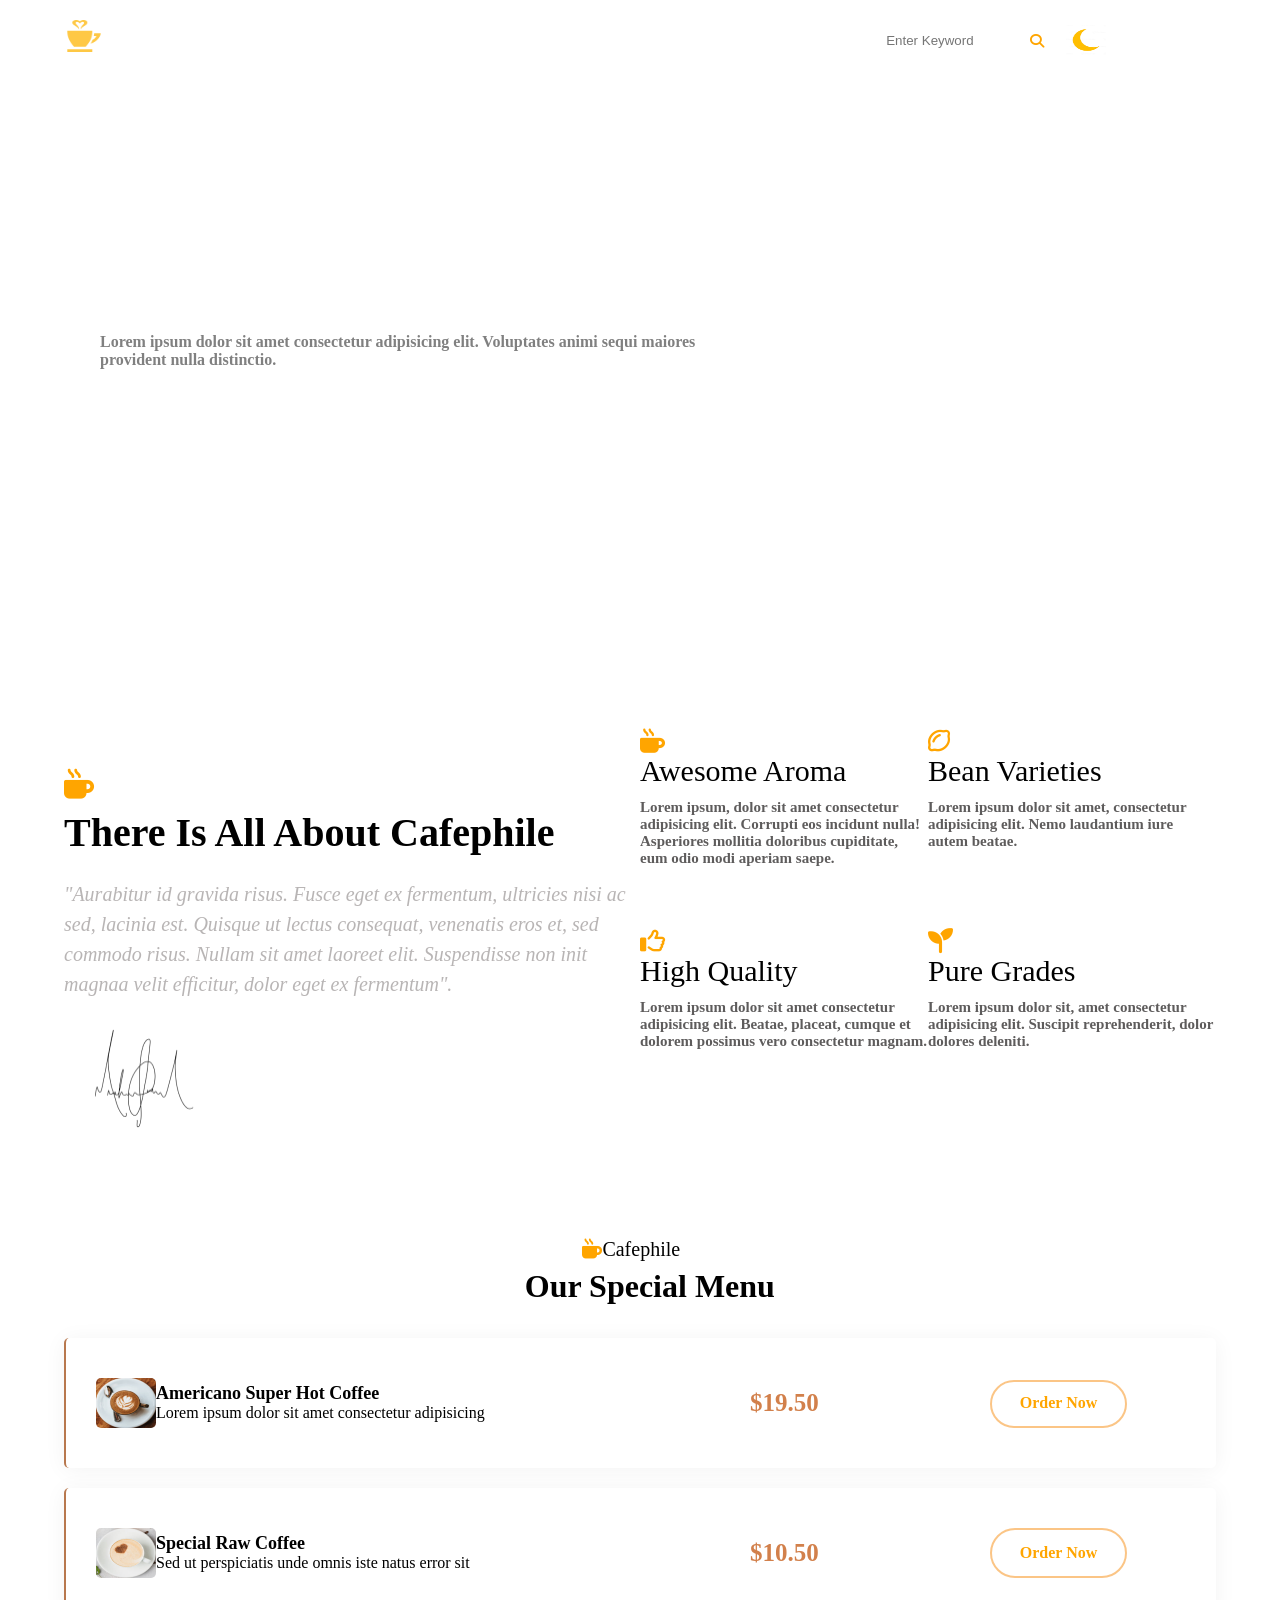
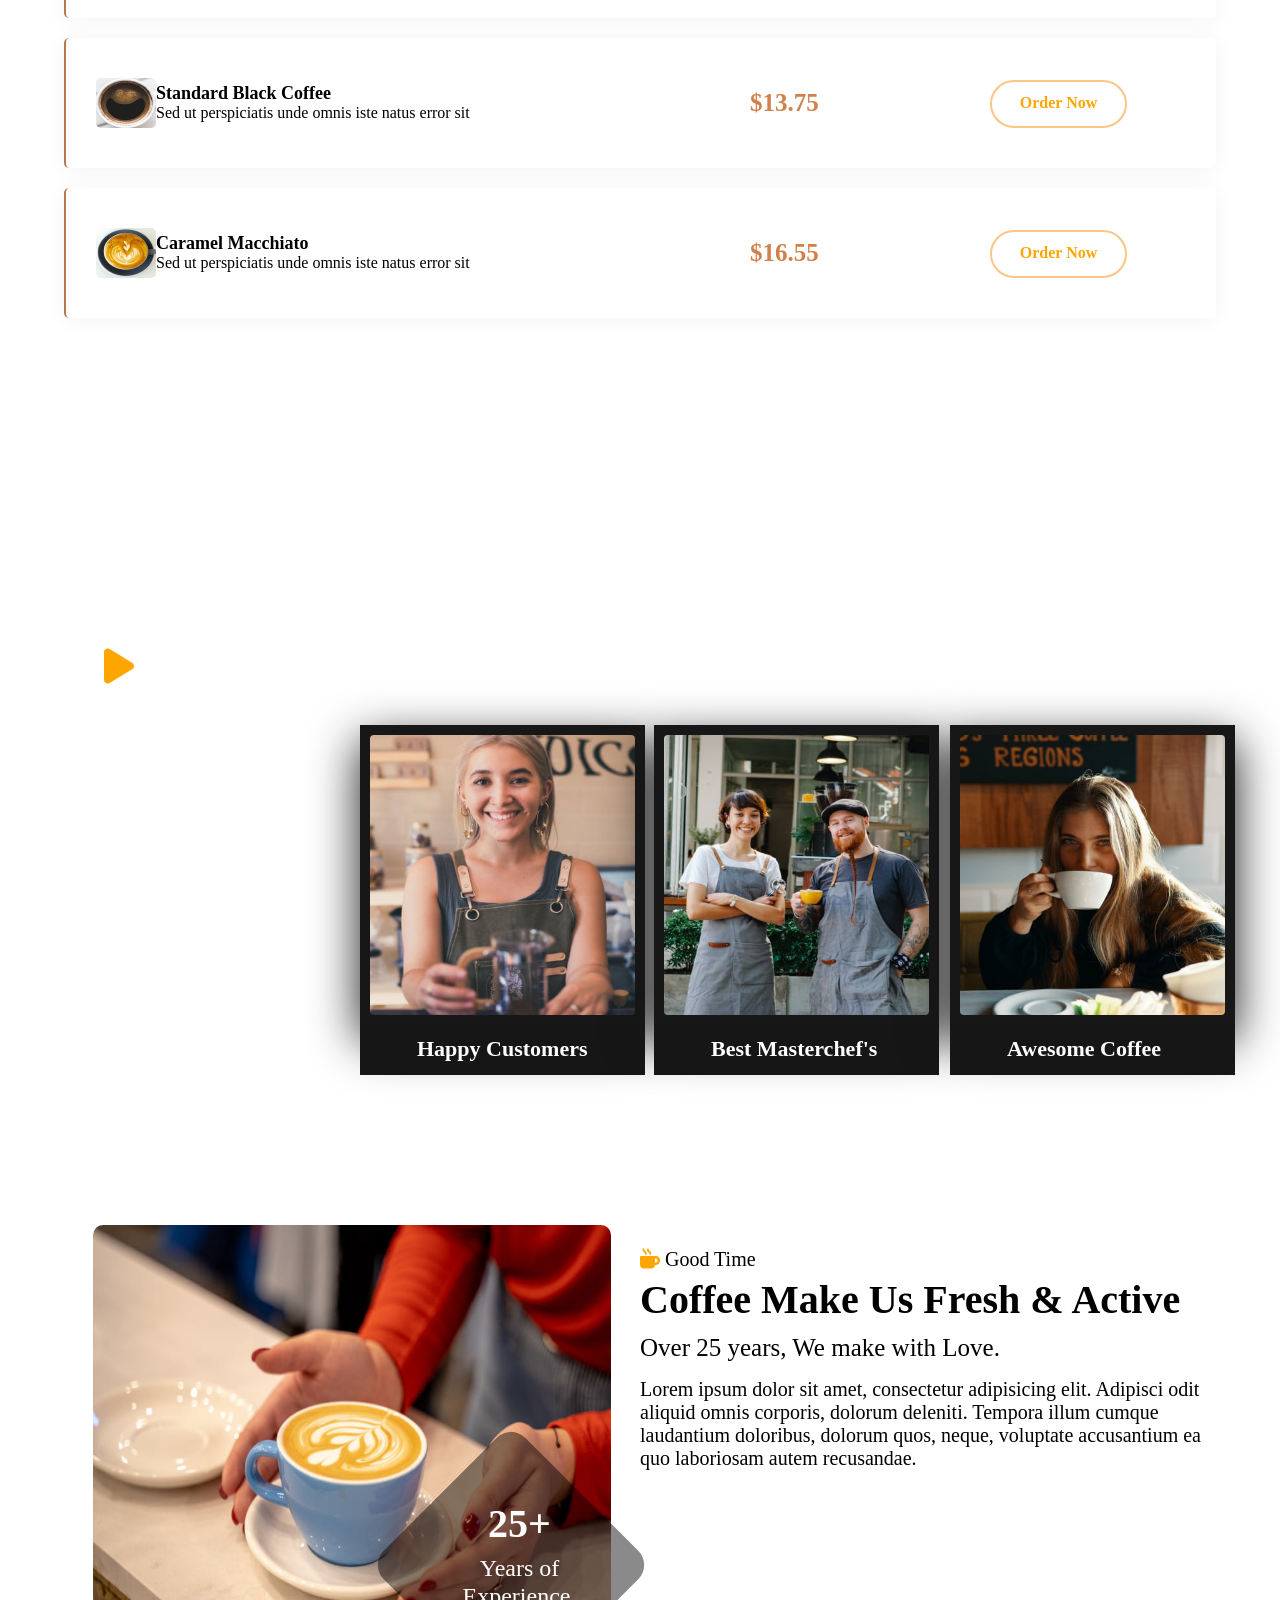
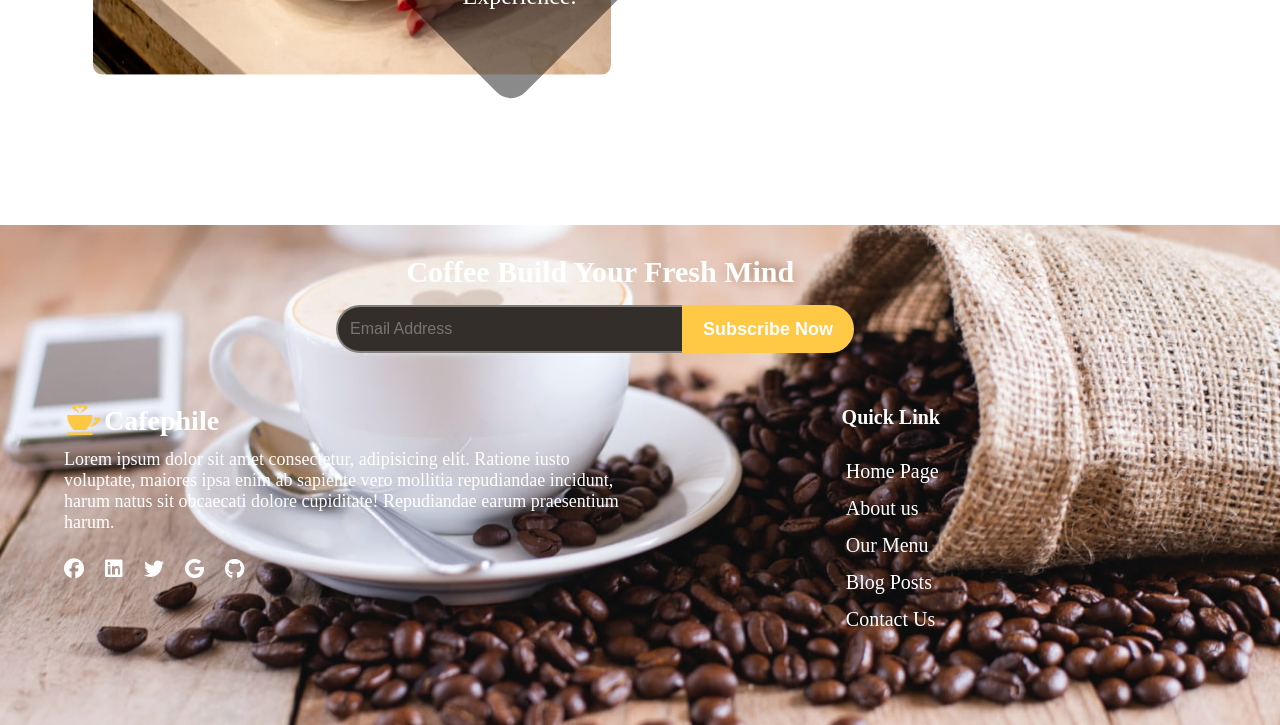
<file: index.html>
<!DOCTYPE html>
<html lang="en">
<head>
    <meta charset="UTF-8">
    <meta name="viewport" content="width=device-width, initial-scale=1.0">
    <title>Cafephile</title>
    <link rel="stylesheet" href="cafe.css">
    <link rel="stylesheet" href="https://cdnjs.cloudflare.com/ajax/libs/font-awesome/6.5.2/css/all.min.css" integrity="sha512-SnH5WK+bZxgPHs44uWIX+LLJAJ9/2PkPKZ5QiAj6Ta86w+fsb2TkcmfRyVX3pBnMFcV7oQPJkl9QevSCWr3W6A==" crossorigin="anonymous" referrerpolicy="no-referrer" />
    <script src="https://code.jquery.com/jquery-2.2.4.js" integrity="sha256-iT6Q9iMJYuQiMWNd9lDyBUStIq/8PuOW33aOqmvFpqI=" crossorigin="anonymous"></script>
    <link rel="stylesheet" href="https://cdnjs.cloudflare.com/ajax/libs/font-awesome/6.5.2/css/all.min.css" integrity="sha512-SnH5WK+bZxgPHs44uWIX+LLJAJ9/2PkPKZ5QiAj6Ta86w+fsb2TkcmfRyVX3pBnMFcV7oQPJkl9QevSCWr3W6A==" crossorigin="anonymous" referrerpolicy="no-referrer" />
    <script src="cafe.js"></script>
    <link rel="icon" href="Images/fevicon.png" type="image/png">
    <title>Cafephile</title>
</head>
<body>
    <div class="fixed-top" id="scrollup">
        <div class="container">
            <div class="navbar">
                <h1>
                    <div class="navbar-brand">
                        <img src="Images/logo.png">
                        <span class="nav-br"><a href="#">Cafephile</a></span>
                    </div>
                </h1>
                <div class="navbar-collapse">
                    <ul class="navbar-2">
                        <li><a href="index.html">Home</a></li>
                        <li><a href="about.html">About</a></li>
                        <li><a href="menu.html">Menu</a></li>
                        <div class="dropdown">
                            <button class="dropbtn">Pages
                                <i class="fa fa-caret-down"></i>
                            </button>
                            <div class="dropdown-content">
                                <a href="blogpost.html">Blog Post</a>
                                <a href="blog-single.html">Blog Single</a>
                                <a href="404page.html">404 Page</a>
                            </div>
                        </div>
                        <li><a href="contact.html">Contact</a></li>
                        <div class="searchbox">
                            <input type="search" placeholder="Enter Keyword">
                            <i class="fa-solid fa-magnifying-glass " id="search"></i>
                        </div>
                        
                            <img src="Images/cover10-removebg-preview.png" class="sun">
                            <img src="Images/simple-moon-icon-png.webp" class="moon">
                        
                    </ul>
                </div>
            </div>
        </div>
    </div>

    <div class="background-video">
        <video autoplay muted loop plays-inline class="back">
            <source src="Images/video.mp4">
        </video>
        <div class="main-content">
            <h3>Life Begins <br><span>After Coffee</span></h3>
            <p class="para1">Lorem ipsum dolor sit amet consectetur adipisicing elit. Voluptates animi sequi maiores provident nulla distinctio.</p>
            <a href="#" class="btn-style">Read More</a>
        </div>
    </div>

    <div class="parent2">
        <div class="about-container">
            <div class="about-row-container">
                <div class="about-row-1">
                   <h5 class="sub-title">
                    <i class="fa-solid fa-mug-hot"></i>About Us</h5>
                    <h3 class="sub-title2">There Is All About Cafephile</h3>
                    <p class="text-para-1">"Aurabitur id gravida risus. Fusce eget ex fermentum, ultricies nisi ac sed,
                        lacinia est. Quisque ut lectus consequat, venenatis eros et, sed commodo risus. Nullam sit
                        amet laoreet elit. Suspendisse non init magnaa velit efficitur, dolor eget ex fermentum".
                    </p>
                    <img src="Images/sign.png" class="img-sign">
                </div>
                <div class="about-row-2">
                    <div class="quality">
                        <div class="row1">
                            <i class="fa-solid fa-mug-hot"></i>
                            <h4 class="title-head-1">Awesome Aroma</h4>
                            <p class="title-para1">Lorem ipsum, dolor sit amet consectetur adipisicing elit. Corrupti eos incidunt nulla! Asperiores mollitia doloribus cupiditate, eum odio modi aperiam saepe.</p>
                        </div>
                        <div class="row2">
                            <i class="far fa-lemon"></i>
                            <h4 class="title-head-2">Bean Varieties</h4>
                            <p class="title-para2">Lorem ipsum dolor sit amet, consectetur adipisicing elit. Nemo laudantium iure autem beatae.</p>
                        </div>
                        <div class="row3">
                            <i class="far fa-thumbs-up"></i>
                            <h4 class="title-head-3">High Quality</h4>
                            <p class="title-para3">Lorem ipsum dolor sit amet consectetur adipisicing elit. Beatae, placeat, cumque et dolorem possimus vero consectetur magnam.</p>
                        </div>
                        <div class="row4">
                            <i class="fa-solid fa-seedling"></i>
                            <h4 class="title-head-4">Pure Grades</h4>
                            <p class="title-para4">Lorem ipsum dolor sit, amet consectetur adipisicing elit. Suscipit reprehenderit, dolor dolores deleniti.</p>
                        </div>
                    </div>
                </div>
            </div>
        </div>
    </div>

    <div class="parent3">
        <div class="menu-container">
            <div class="text-menu-centre">
                <h5 class="menu-sub-title"><i class="fa-solid fa-mug-hot"></i>Cafephile</h5>
                <h3 class="title-centre1">Our Special Menu</h3>
            </div>
            <div class="pricing">
                <div class="pricing-chart">
                   <div class="price-box">
                    <div class="grid-col">
                        <div class="column1">
                            <a href="#"><img src="Images/m1.jpg" class="image-1"></a>
                            <div class="job-info">
                                <h6 class="pricehead">Americano Super Hot Coffee</h6>
                                <p class="price-text-1">Lorem ipsum dolor sit amet consectetur adipisicing</p>
                            </div>
                        </div>
                        <div class="column2">
                            <p><strong>$19.50</strong></p>
                        </div>
                        <div class="column3">
                            <a href="#" class="btn-style1">Order Now</a>
                        </div>
                    </div>
                   </div>

                   <div class="price-box">
                    <div class="grid-col">
                        <div class="column1">
                            <a href="#"><img src="Images/m2.jpg" class="image-1"></a>
                            <div class="job-info">
                                <h6 class="pricehead">Special Raw Coffee</h6>
                                <p class="price-text-1">Sed ut perspiciatis unde omnis iste natus error sit</p>
                            </div>
                        </div>
                        <div class="column2">
                            <p><strong>$10.50</strong></p>
                        </div>
                        <div class="column3">
                            <a href="#" class="btn-style2">Order Now</a>
                        </div>
                    </div>
                   </div>

                   <div class="price-box">
                    <div class="grid-col">
                        <div class="column1">
                            <a href="#"><img src="Images/m3.jpg" class="image-1"></a>
                            <div class="job-info">
                                <h6 class="pricehead">Standard Black Coffee</h6>
                                <p class="price-text-1">Sed ut perspiciatis unde omnis iste natus error sit</p>
                            </div>
                        </div>
                        <div class="column2">
                            <p><strong>$13.75</strong></p>
                        </div>
                        <div class="column3">
                            <a href="#" class="btn-style3">Order Now</a>
                        </div>
                    </div>
                   </div>

                   <div class="price-box">
                    <div class="grid-col">
                        <div class="column1">
                            <a href="#"><img src="Images/m4.jpg" class="image-1"></a>
                            <div class="job-info">
                                <h6 class="pricehead">Caramel Macchiato</h6>
                                <p class="price-text-1">Sed ut perspiciatis unde omnis iste natus error sit</p>
                            </div>
                        </div>
                        <div class="column2">
                            <p><strong>$16.55</strong></p>
                        </div>
                        <div class="column3">
                            <a href="#" class="btn-style4">Order Now</a>
                        </div>
                    </div>
                   </div>
                </div>
            </div>
        </div>
    </div>

    <div class="parent-4">
        <div class="container-discover">
            <div class="title-discover">
                <h5 class="sub-title-discover">
                    <i class="fa-solid fa-mug-hot"></i>
                    Time To Discover
                </h5>
                <h3 class="title-look">Why We Are Unique? <br>Have A Look</h3>
            </div>
            <div class="video-btn">
                <a href="#"><i class="fa-solid fa-play"></i></a>
            </div>
        </div>
    </div>
    
    <div class="parent-5">
        <div class="top-content">
            <div class="offset-1">
                <div class="offset-content">
                    <img src="Images/a1.jpg" class="offset-image-1">
                </div>
                <div class="offset-section-content">
                    <h4><a href="#">Happy Customers</a></h4>
                </div>
            </div>
            <div class="offset-2">
                <div class="offset-content2">
                    <img src="Images/a2.jpg" class="offset-image-2">
                </div>
                <div class="offset-section-content2">
                    <h4><a href="#">Best masterchef's</a></h4>
                </div>
            </div>
            <div class="offset-3">
                <div class="offset-content3">
                    <img src="Images/a3.jpg" class="offset-image-3">
                </div>
                <div class="offset-section-content3">
                    <h4><a href="#">Awesome Coffee</a></h4>
                </div>
            </div>
        </div>
    </div>

    <div class="parent-6">
        <div class="midd">
            <div class="container-midd">
                <div class="midd-row">
                    <div class="midd-img">
                        <div class="midd-position">
                            <img src="Images/ab1.jpg" class="midd-image">
                            <div class="midd-rotate">
                                <div class="img-info">
                                    <h6 class="img-info-title">25+</h6>
                                    <p class="midd-para">Years of <br>Experience.</p>
                                </div>
                            </div>
                        </div>
                    </div>
                    <div class="midd-content">
                        <h5 class="midd-sub-title">
                            <i class="fa-solid fa-mug-hot"></i>
                            Good Time
                        </h5>
                        <h3 class="midd-title-style">Coffee Make Us Fresh & Active</h3>
                        <h4 class="midd-title-style2">Over 25 years, We make with Love.</h4>
                        <div class="midd-title-para">Lorem ipsum dolor sit amet, consectetur adipisicing elit. Adipisci odit aliquid omnis corporis, dolorum deleniti. Tempora illum cumque laudantium doloribus, dolorum quos, neque, voluptate accusantium ea quo laboriosam autem recusandae.</div>
                    </div>
                </div>
            </div>
        </div>
    </div>
    <div class="parent-7">
        <div class="footer-container">
            <div class="end-column">
                <h3 class="end-text">Coffee Build Your Fresh Mind</h3>
                <form action="#" class="subscribe">
                    <input type="email" placeholder="Email Address">
                    <button>Subscribe Now</button>
                </form>
            </div>
            <div class="row-end">
                <div class="end-col1">
                    <a class="footer-logo" href="#">
                        <img src="Images/logo.png">
                        <span>Cafephile</span>
                    </a>
                    <p class="end-para">Lorem ipsum dolor sit amet consectetur, adipisicing elit. Ratione iusto voluptate, maiores ipsa enim ab sapiente vero mollitia repudiandae incidunt, harum natus sit obcaecati dolore cupiditate! Repudiandae earum praesentium harum.</p>
                    <div class="end-column2">
                        <ul class="social">
                            <li><a href="#"><i class="fa-brands fa-facebook"></i></a></li>
                            <li><a href="#"><i class="fa-brands fa-linkedin"></i></a></li>
                            <li><a href="#"><i class="fa-brands fa-twitter"></i></a></li>
                            <li><a href="#"><i class="fa-brands fa-google"></i></a></li>
                            <li><a href="#"><i class="fa-brands fa-github"></i></a></li>
                        </ul>
                    </div>
                </div>
                <div class="end-col2">
                    <h3 class="footer-col2">Quick Link</h3>
                    <ul class="footer-collist">
                        <li><a href="index.html">Home Page</a></li>
                        <li><a href="about.html">About us</a></li>
                        <li><a href="menu.html">Our Menu</a></li>
                        <li><a href="blogpost.html">Blog Posts</a></li>
                        <li><a href="contact.html">Contact Us</a></li>
                    </ul>
                </div>
            </div>
        </div>
    </div>
</body>
</html>
</file>
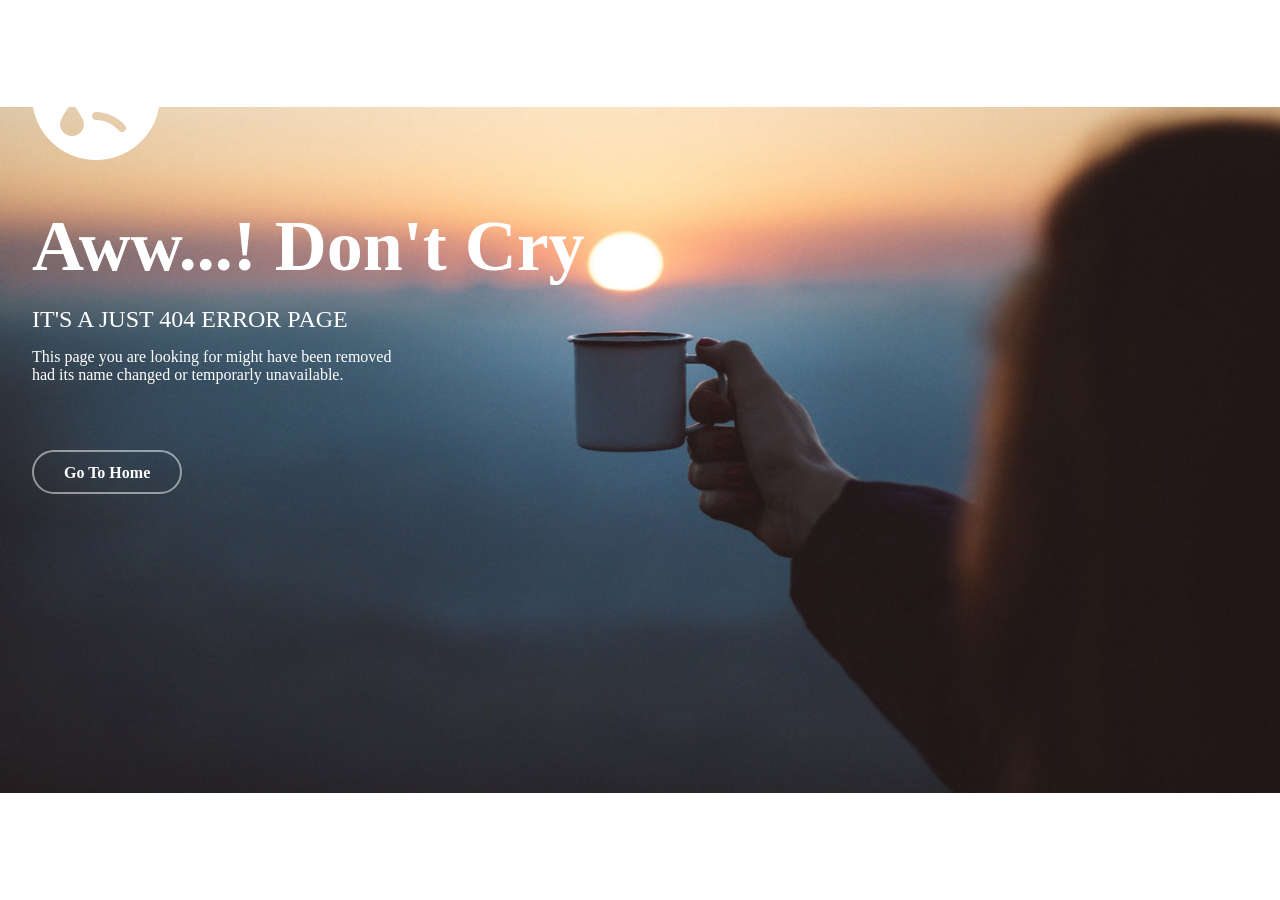
<file: 404page.html>
<!DOCTYPE html>
<html lang="en">
<head>
    <meta charset="UTF-8">
    <meta name="viewport" content="width=device-width, initial-scale=1.0">
    <title>Error</title>
    <link rel="stylesheet" href="https://cdnjs.cloudflare.com/ajax/libs/font-awesome/6.5.2/css/all.min.css" integrity="sha512-SnH5WK+bZxgPHs44uWIX+LLJAJ9/2PkPKZ5QiAj6Ta86w+fsb2TkcmfRyVX3pBnMFcV7oQPJkl9QevSCWr3W6A==" crossorigin="anonymous" referrerpolicy="no-referrer" />
    <link rel="stylesheet" href="https://cdnjs.cloudflare.com/ajax/libs/font-awesome/6.5.2/css/all.min.css" integrity="sha512-SnH5WK+bZxgPHs44uWIX+LLJAJ9/2PkPKZ5QiAj6Ta86w+fsb2TkcmfRyVX3pBnMFcV7oQPJkl9QevSCWr3W6A==" crossorigin="anonymous" referrerpolicy="no-referrer" />
    <link rel="stylesheet" href="404.css">
    <link rel="icon" href="Images/fevicon.png" type="image/png">
</head>
<body>
    <div class="parent-1">
        <div class="container">
            <div class="sub-withress">
                <i class="fas fa-sad-tear"></i>
                <h3 class="sub-text">Aww...! Don't Cry</h3>
                <h4 class="sub-text2">IT'S A JUST 404 ERROR PAGE</h4>
                <p>This page you are looking for might have been removed<br>
                    had its name changed or temporarly unavailable.</p>
                    <a href="index.html" class="btn-style">Go To Home</a>
            </div>
        </div>
    </div>
</body>
</html>
</file>
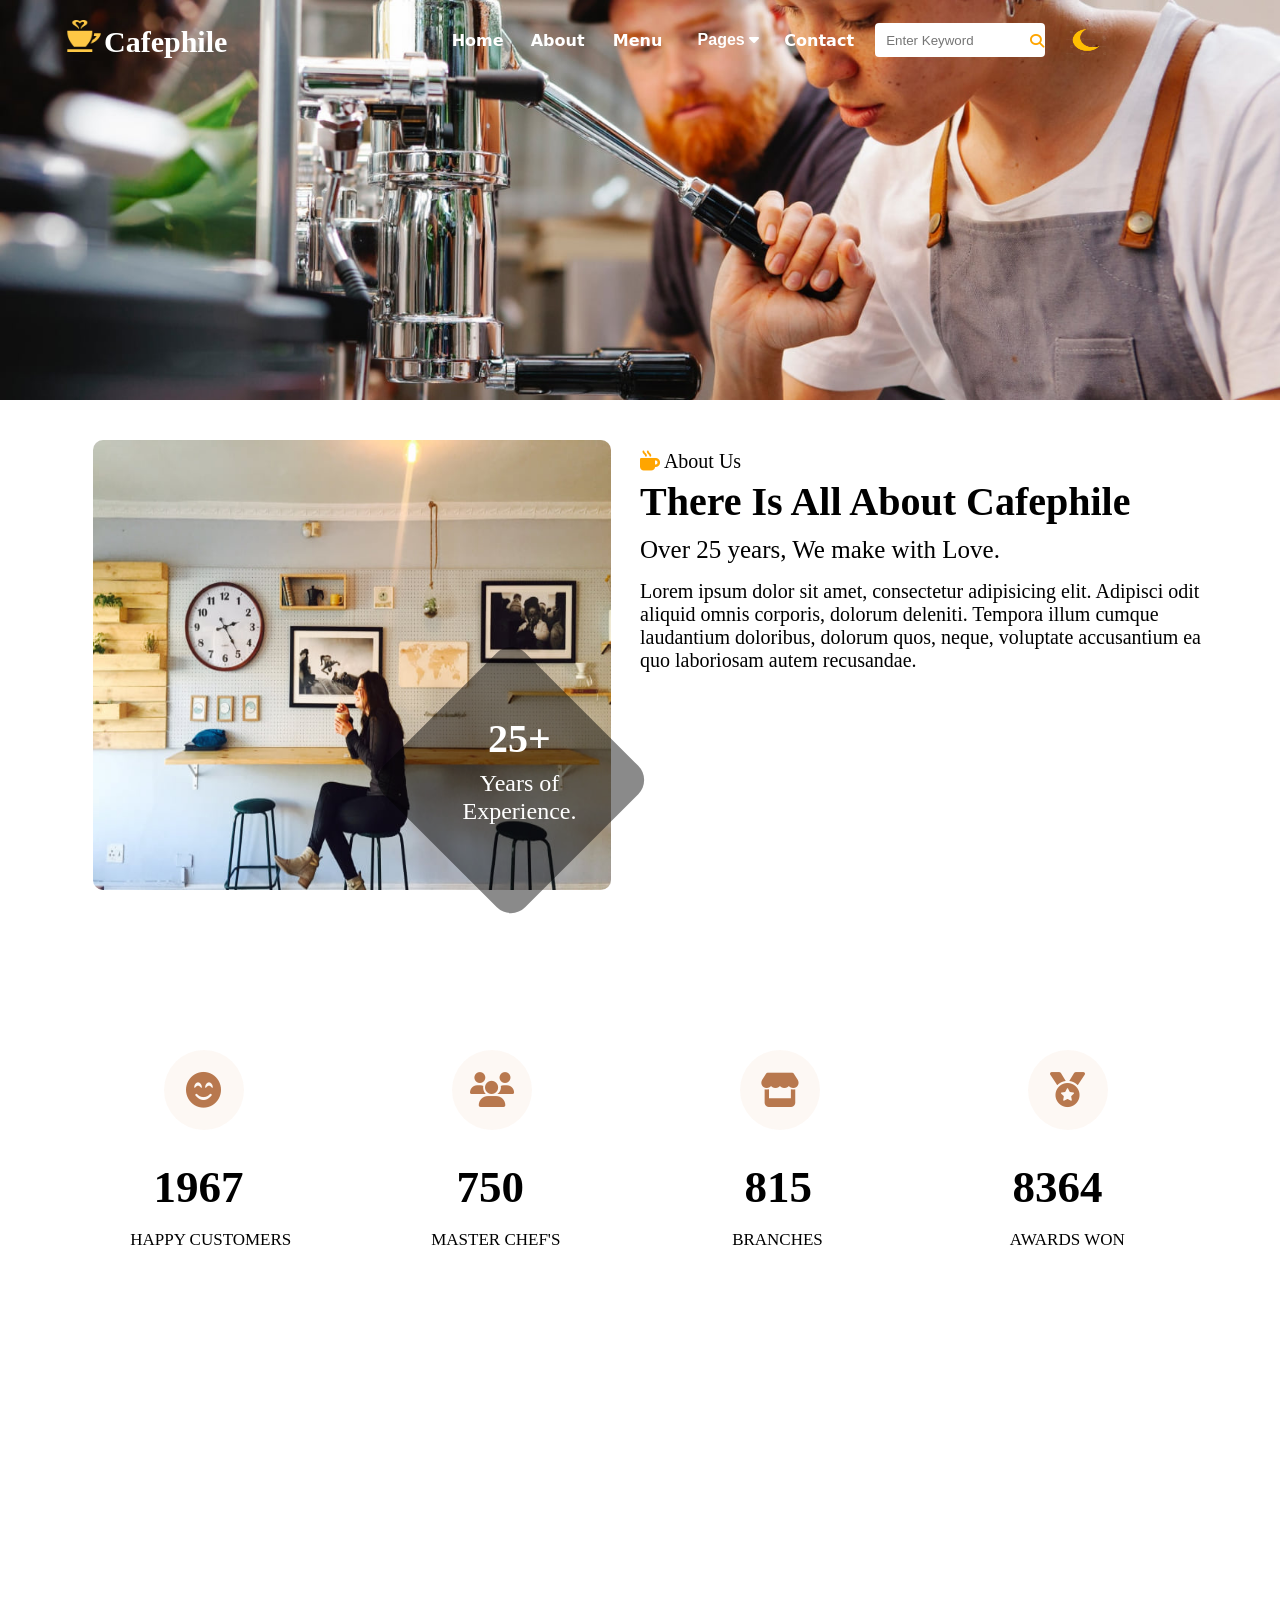
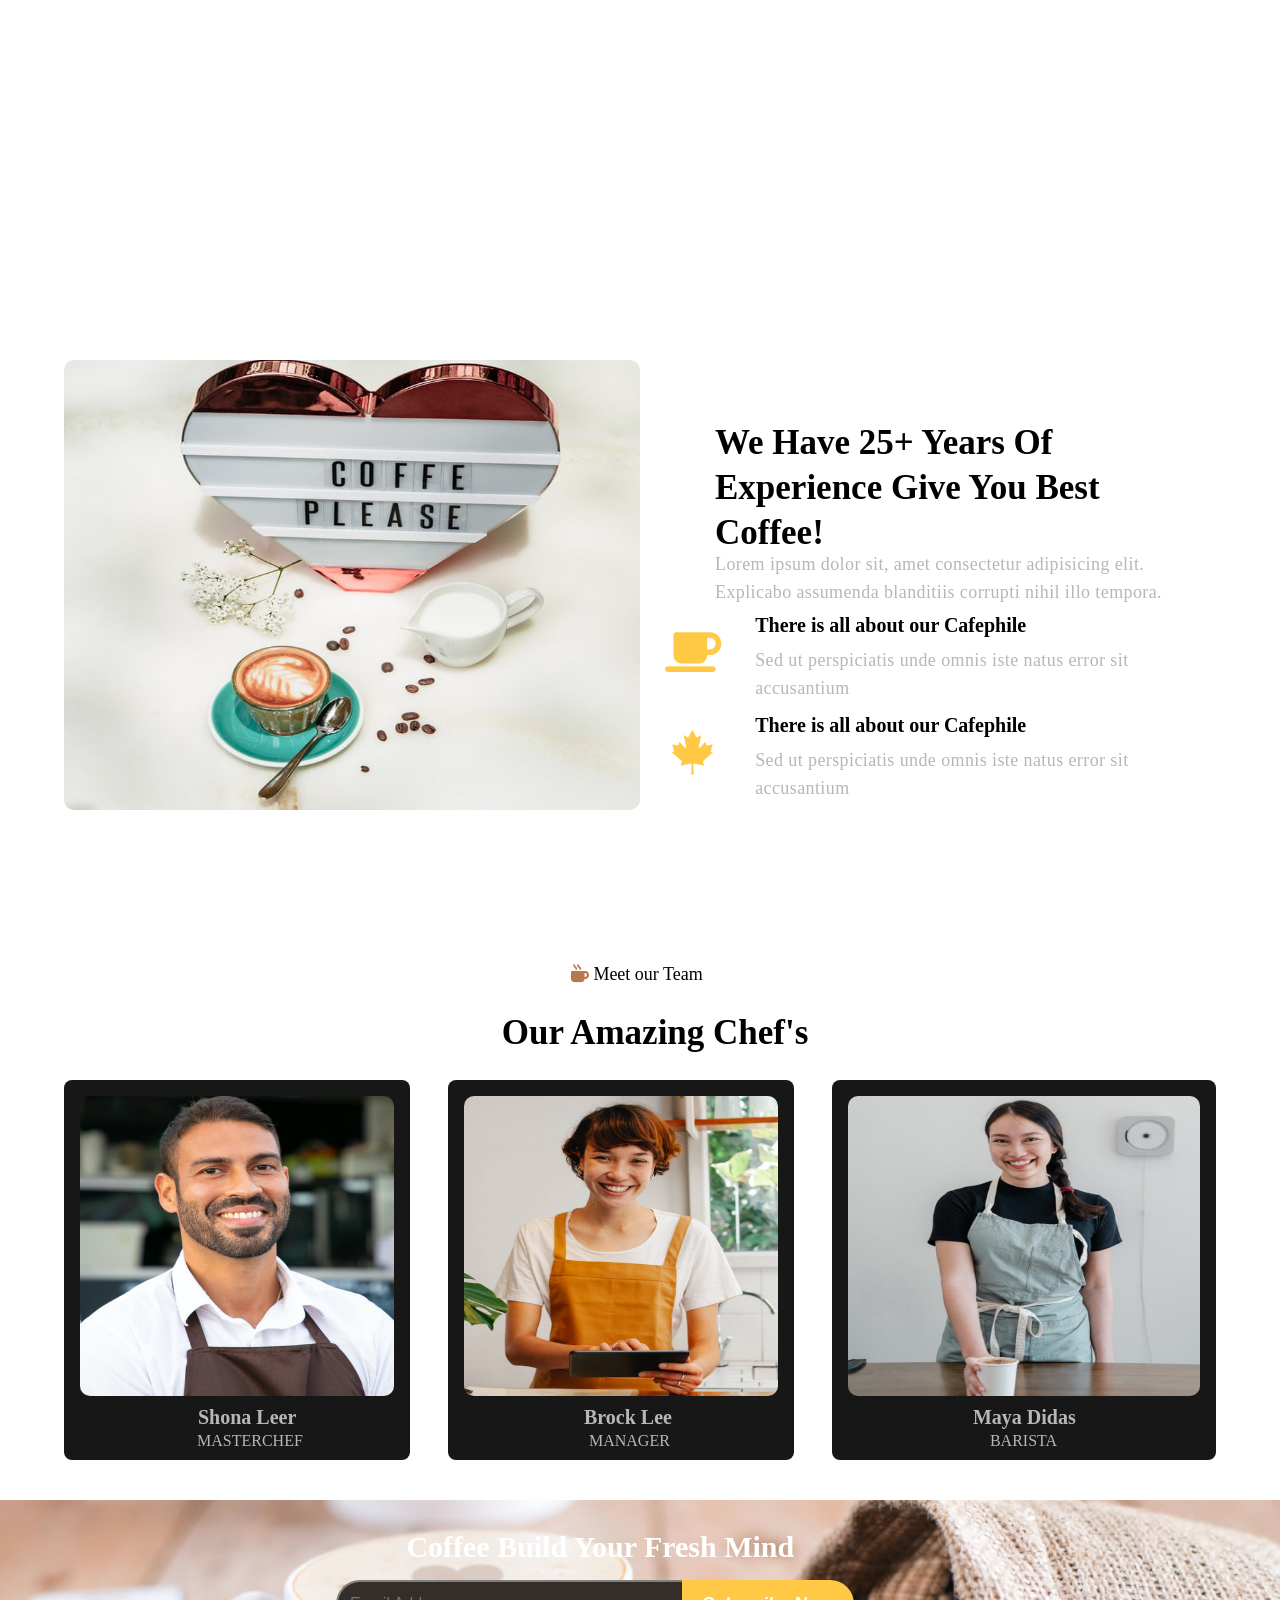
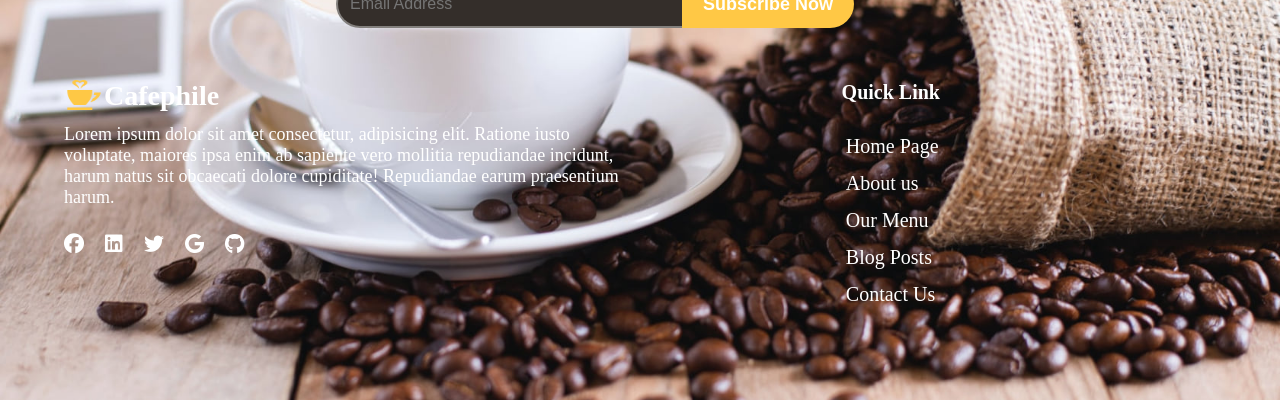
<file: about.html>
<!DOCTYPE html>
<html lang="en">
<head>
    <meta charset="UTF-8">
    <meta name="viewport" content="width=device-width, initial-scale=1.0">
    <title>About Us</title>
    <link rel="stylesheet" href="about.css">
    <link rel="stylesheet" href="https://cdnjs.cloudflare.com/ajax/libs/font-awesome/6.5.2/css/all.min.css" integrity="sha512-SnH5WK+bZxgPHs44uWIX+LLJAJ9/2PkPKZ5QiAj6Ta86w+fsb2TkcmfRyVX3pBnMFcV7oQPJkl9QevSCWr3W6A==" crossorigin="anonymous" referrerpolicy="no-referrer" />
    <link rel="stylesheet" href="https://cdnjs.cloudflare.com/ajax/libs/font-awesome/6.5.2/css/all.min.css" integrity="sha512-SnH5WK+bZxgPHs44uWIX+LLJAJ9/2PkPKZ5QiAj6Ta86w+fsb2TkcmfRyVX3pBnMFcV7oQPJkl9QevSCWr3W6A==" crossorigin="anonymous" referrerpolicy="no-referrer" />
    <script src="https://code.jquery.com/jquery-2.2.4.js" integrity="sha256-iT6Q9iMJYuQiMWNd9lDyBUStIq/8PuOW33aOqmvFpqI=" crossorigin="anonymous"></script>
    <script src="about.js"></script>
    <link rel="icon" href="Images/fevicon.png" type="image/png">
</head>
<body>
    <div class="fixed-top" id="scrollup">
        <div class="container">
            <div class="navbar">
                <h1>
                    <div class="navbar-brand">
                        <img src="Images/logo.png">
                        <span class="nav-br"><a href="#">Cafephile</a></span>
                    </div>
                </h1>
                <div class="navbar-collapse">
                    <ul class="navbar-2">
                        <li><a href="index.html">Home</a></li>
                        <li><a href="about.html">About</a></li>
                        <li><a href="menu.html">Menu</a></li>
                        <div class="dropdown">
                            <button class="dropbtn">Pages
                                <i class="fa fa-caret-down"></i>
                            </button>
                            <div class="dropdown-content">
                                <a href="blogpost.html">Blog Post</a>
                                <a href="blog-single.html">Blog Single</a>
                                <a href="404page.html">404 Page</a>
                            </div>
                        </div>
                        <li><a href="contact.html">Contact</a></li>
                        <div class="searchbox">
                            <input type="search" placeholder="Enter Keyword">
                            <i class="fa-solid fa-magnifying-glass " id="search"></i>
                        </div>
                        
                            <img src="Images/cover10-removebg-preview.png" class="sun">
                            <img src="Images/simple-moon-icon-png.webp" class="moon">
                        
                    </ul>
                </div>
            </div>
        </div>
    </div>
    <div class="parent-1"></div>
    <div class="parent-2">
        <div class="midd">
            <div class="container-midd">
                <div class="midd-row">
                    <div class="midd-img">
                        <div class="midd-position">
                            <img src="Images/ab2.jpg" class="midd-image">
                            <div class="midd-rotate">
                                <div class="img-info">
                                    <h6 class="img-info-title">25+</h6>
                                    <p class="midd-para">Years of <br>Experience.</p>
                                </div>
                            </div>
                        </div>
                    </div>
                    <div class="midd-content">
                        <h5 class="midd-sub-title">
                            <i class="fa-solid fa-mug-hot"></i>
                            About Us
                        </h5>
                        <h3 class="midd-title-style">There Is All About Cafephile</h3>
                        <h4 class="midd-title-style2">Over 25 years, We make with Love.</h4>
                        <div class="midd-title-para">Lorem ipsum dolor sit amet, consectetur adipisicing elit. Adipisci odit aliquid omnis corporis, dolorum deleniti. Tempora illum cumque laudantium doloribus, dolorum quos, neque, voluptate accusantium ea quo laboriosam autem recusandae.</div>
                    </div>
                </div>
            </div>
        </div>
    </div>

    <div class="parent-3">
        <div class="stats-cont">
            <div class="stats-center">
                <div class="stats-row">
                    <div class="stats-1">
                        <div class="counter-1">
                            <i class="fas fa-smile-beam"></i>
                            <div class="timer-1"></div>
                            <p class="count-text-1">HAPPY CUSTOMERS</p>
                        </div>
                    </div>
                    <div class="stats-2">
                        <div class="counter-2">
                            <i class="fas fa-users"></i>
                            <div class="timer-2"></div>
                            <p class="count-text-2">MASTER CHEF'S</p>
                        </div>
                    </div>
                    <div class="stats-3">
                        <div class="counter-3">
                            <i class="fas fa-store"></i>
                            <div class="timer-3"></div>
                            <p class="count-text-3">BRANCHES</p>
                        </div>
                    </div>
                    <div class="stats-4">
                        <div class="counter-4">
                            <i class="fas fa-medal"></i>
                            <div class="timer-4">10000</div>
                            <p class="count-text-4">AWARDS WON</p>
                        </div>
                    </div>
                </div>
            </div>
        </div>
    </div>

    <div class="parent-4">
        <div class="mid-img">
            <div class="banner-play">
                <h5 class="banner-text">Start a day with Coffee</h5>
                <h4 class="banner-text-2">We offer you the best coffee<br>Product</h4>
            </div>
        </div>
    </div>
    
    <div class="parent-5">
        <div class="container-block">
            <div class="block-row">
                <div class="block-left">
                    <img class="block-img" src="Images/ab3.jpg">
                </div>
                <div class="block-right">
                    <h3 class="block-style">We Have 25+ Years Of Experience Give You Best Coffee!</h3>
                    <p class="block-text1">Lorem ipsum dolor sit, amet consectetur adipisicing elit. Explicabo assumenda blanditiis corrupti nihil illo tempora.</p>
                    <div class="block-center">
                        <div class="about-info1">
                            <div class="icon-style1">
                                <i class="fas fa-coffee"></i>
                            </div>
                            <div class="about-detail1">
                                <h4>There is all about our Cafephile</h4>
                                <p>Sed ut perspiciatis unde omnis iste natus error sit accusantium</p>
                            </div>
                        </div>
                        <div class="about-info2">
                            <div class="icon-style2">
                                <i class="fab fa-canadian-maple-leaf"></i>
                            </div>
                            <div class="about-detail2">
                                <h4>There is all about our Cafephile</h4>
                                <p>Sed ut perspiciatis unde omnis iste natus error sit accusantium</p>
                            </div>
                        </div>
                    </div>
                </div>
            </div>
        </div>
    </div>

    <div class="parent-6">
        <div class="team-container">
            <div class="team-block-text">
                <h5 class="team-sub-title">
                    <i class="fas fa-mug-hot"></i>
                        Meet our Team
                </h5>
                <h3 class="team-title-style">Our Amazing Chef's</h3>
            </div>
            <div class="team-row">
                <div class="team-1">
                    <div class="team-gd1">
                        <div class="team-member1">
                            <div class="team-img1">
                                <a href="#"><img class="img-fluid1" src="Images/team1 (1).jpg"></a>
                            </div>
                        </div>
                        <div class="team-title1">
                            <h5>Shona Leer</h5>
                            <span>Masterchef</span>
                        </div>
                    </div>
                </div>
                <div class="team-2">
                    <div class="team-gd2">
                        <div class="team-member2">
                            <div class="team-img2">
                                <a href="#"><img class="img-fluid2" src="Images/team2 (1).jpg"></a>
                            </div>
                        </div>
                        <div class="team-title2">
                            <h5>Brock Lee</h5>
                            <span>Manager</span>
                        </div>
                    </div>
                </div>
                <div class="team-3">
                    <div class="team-gd3">
                        <div class="team-member3">
                            <div class="team-img3">
                                <a href="#"><img class="img-fluid3" src="Images/team3 (1).jpg"></a>
                            </div>
                        </div>
                        <div class="team-title3">
                            <h5>Maya Didas</h5>
                            <span>Barista</span>
                        </div>
                    </div>
                </div>
            </div>
        </div>
    </div>
    <div class="parent-7">
        <div class="footer-container">
            <div class="end-column">
                <h3 class="end-text">Coffee Build Your Fresh Mind</h3>
                <form action="#" class="subscribe">
                    <input type="email" placeholder="Email Address">
                    <button>Subscribe Now</button>
                </form>
            </div>
            <div class="row-end">
                <div class="end-col1">
                    <a class="footer-logo" href="#">
                        <img src="Images/logo.png">
                        <span>Cafephile</span>
                    </a>
                    <p class="end-para">Lorem ipsum dolor sit amet consectetur, adipisicing elit. Ratione iusto voluptate, maiores ipsa enim ab sapiente vero mollitia repudiandae incidunt, harum natus sit obcaecati dolore cupiditate! Repudiandae earum praesentium harum.</p>
                    <div class="end-column2">
                        <ul class="social">
                            <li><a href="#"><i class="fa-brands fa-facebook"></i></a></li>
                            <li><a href="#"><i class="fa-brands fa-linkedin"></i></a></li>
                            <li><a href="#"><i class="fa-brands fa-twitter"></i></a></li>
                            <li><a href="#"><i class="fa-brands fa-google"></i></a></li>
                            <li><a href="#"><i class="fa-brands fa-github"></i></a></li>
                        </ul>
                    </div>
                </div>
                <div class="end-col2">
                    <h3 class="footer-col2">Quick Link</h3>
                    <ul class="footer-collist">
                        <li><a href="index.html">Home Page</a></li>
                        <li><a href="about.html">About us</a></li>
                        <li><a href="menu.html">Our Menu</a></li>
                        <li><a href="blogpost.html">Blog Posts</a></li>
                        <li><a href="contact.html">Contact Us</a></li>
                    </ul>
                </div>
            </div>
        </div>
    </div>
</body>
</html>
</file>
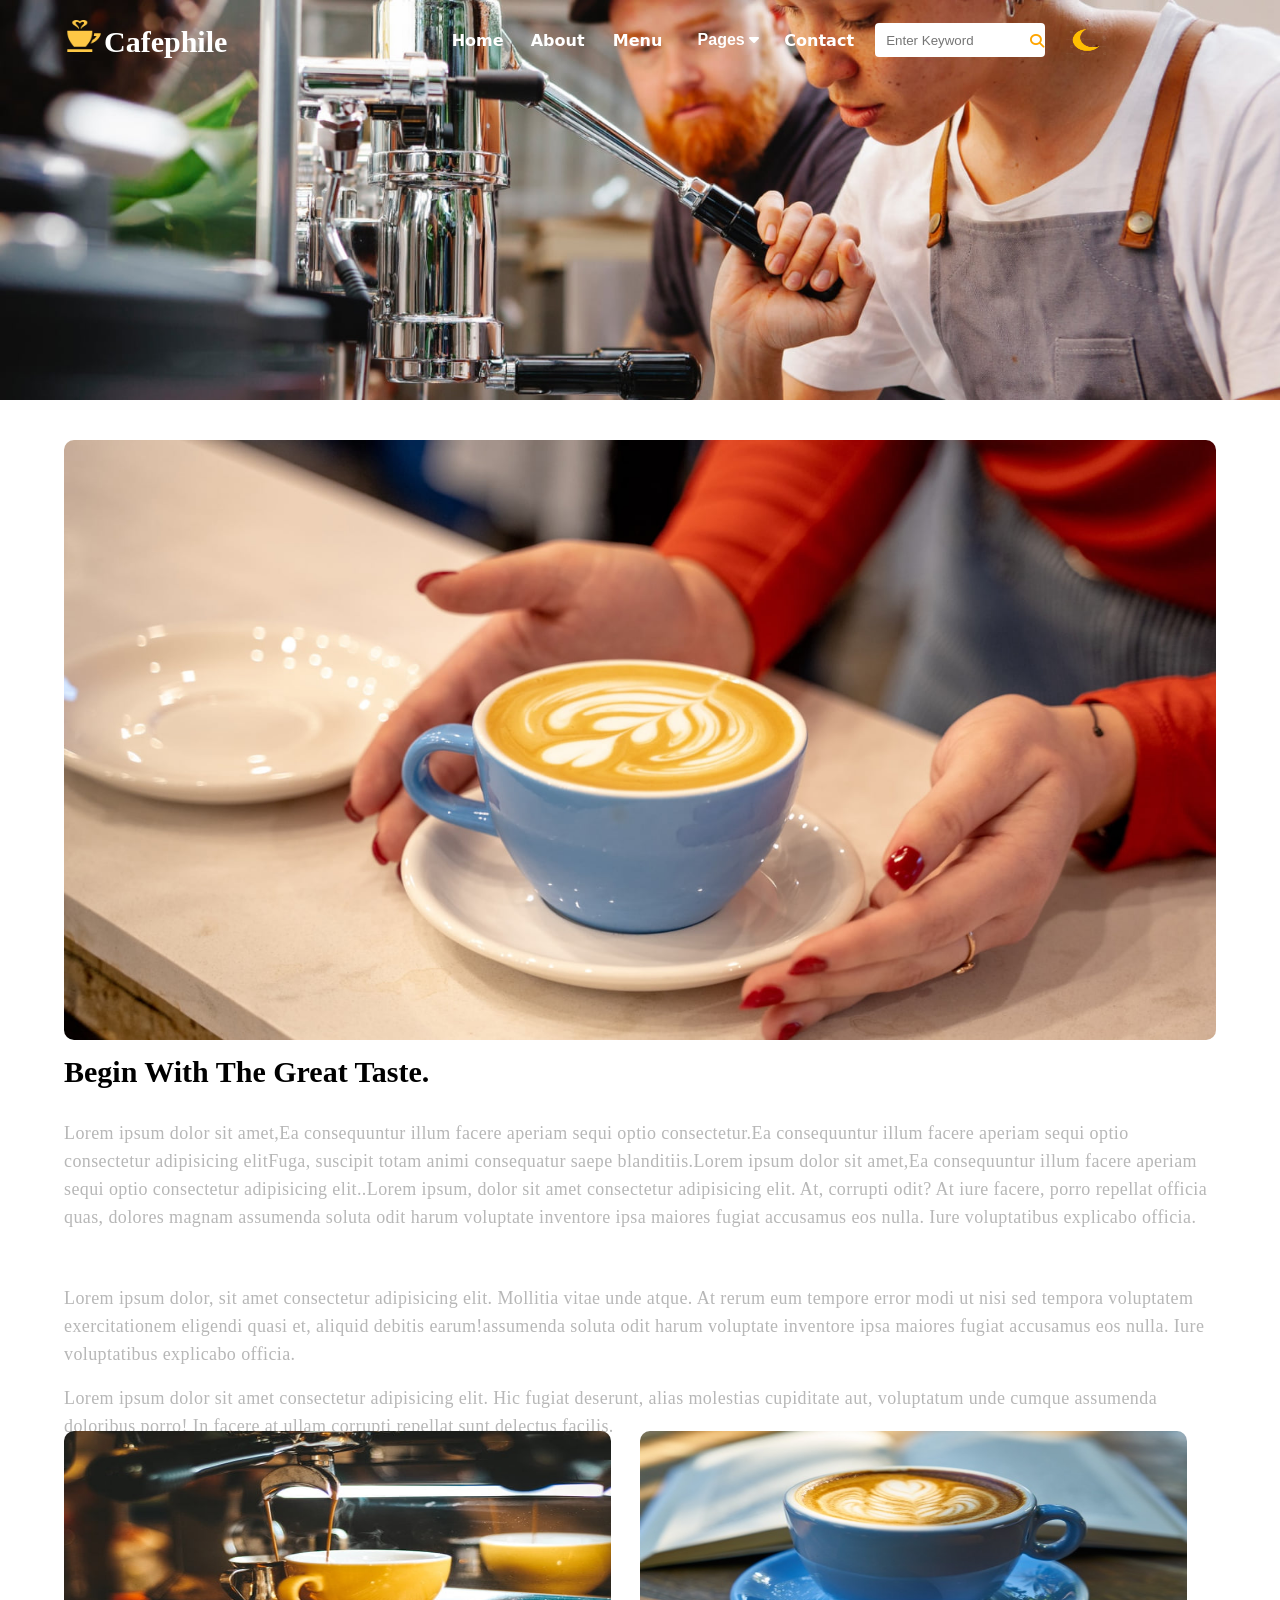
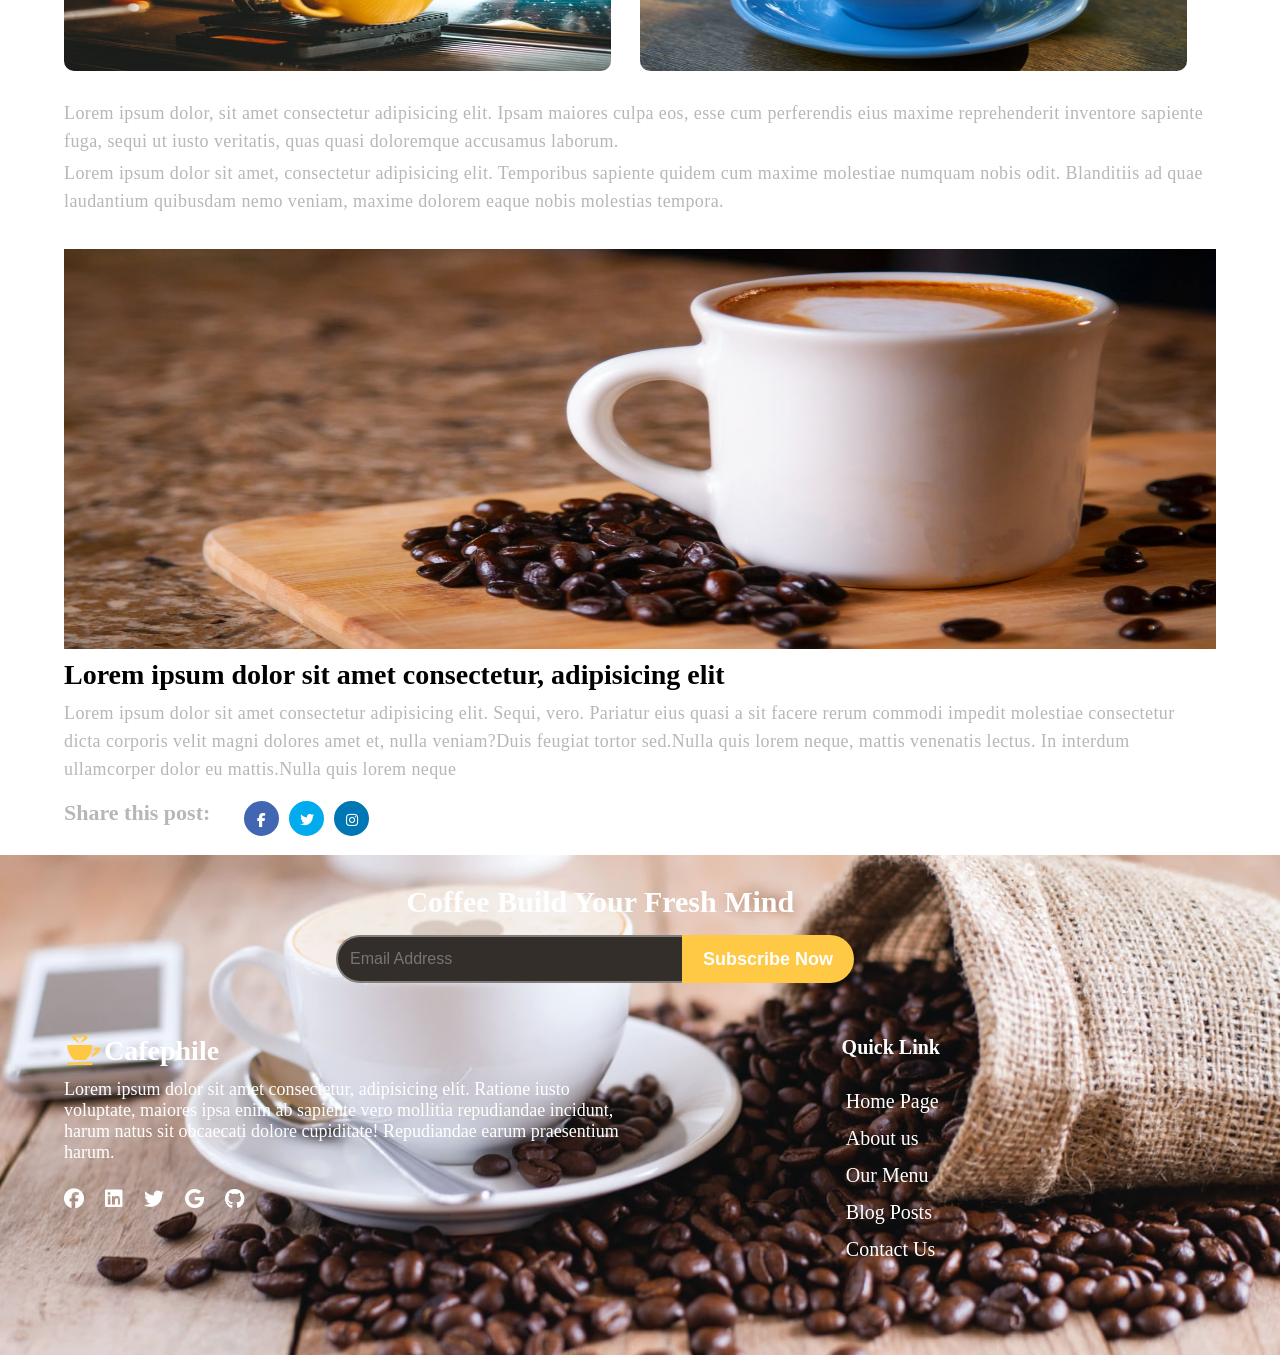
<file: blog-single.html>
<!DOCTYPE html>
<html lang="en">
<head>
    <meta charset="UTF-8">
    <meta name="viewport" content="width=device-width, initial-scale=1.0">
    <link rel="stylesheet" href="https://cdnjs.cloudflare.com/ajax/libs/font-awesome/6.5.2/css/all.min.css" integrity="sha512-SnH5WK+bZxgPHs44uWIX+LLJAJ9/2PkPKZ5QiAj6Ta86w+fsb2TkcmfRyVX3pBnMFcV7oQPJkl9QevSCWr3W6A==" crossorigin="anonymous" referrerpolicy="no-referrer" />
    <link rel="stylesheet" href="https://cdnjs.cloudflare.com/ajax/libs/font-awesome/6.5.2/css/all.min.css" integrity="sha512-SnH5WK+bZxgPHs44uWIX+LLJAJ9/2PkPKZ5QiAj6Ta86w+fsb2TkcmfRyVX3pBnMFcV7oQPJkl9QevSCWr3W6A==" crossorigin="anonymous" referrerpolicy="no-referrer" />
    <script src="https://code.jquery.com/jquery-2.2.4.js" integrity="sha256-iT6Q9iMJYuQiMWNd9lDyBUStIq/8PuOW33aOqmvFpqI=" crossorigin="anonymous"></script>
    <script src="blog-single.js"></script>
    <link rel="icon" href="Images/fevicon.png" type="image/png">
    <title>Contact Us</title>
    <link rel="stylesheet" href="blog-single.css">
    <title>Single-Blog</title>
</head>
<body>
    <div class="fixed-top" id="scrollup">
        <div class="container">
            <div class="navbar">
                <h1>
                    <div class="navbar-brand">
                        <img src="Images/logo.png">
                        <span class="nav-br"><a href="#">Cafephile</a></span>
                    </div>
                </h1>
                <div class="navbar-collapse">
                    <ul class="navbar-2">
                        <li><a href="index.html">Home</a></li>
                        <li><a href="about.html">About</a></li>
                        <li><a href="menu.html">Menu</a></li>
                        <div class="dropdown">
                            <button class="dropbtn">Pages
                                <i class="fa fa-caret-down"></i>
                            </button>
                            <div class="dropdown-content">
                                <a href="blogpost.html">Blog Post</a>
                                <a href="blog-single.html">Blog Single</a>
                                <a href="404page.html">404 Page</a>
                            </div>
                        </div>
                        <li><a href="contact.html">Contact</a></li>
                        <div class="searchbox">
                            <input type="search" placeholder="Enter Keyword">
                            <i class="fa-solid fa-magnifying-glass " id="search"></i>
                        </div>
                        
                            <img src="Images/cover10-removebg-preview.png" class="sun">
                            <img src="Images/simple-moon-icon-png.webp" class="moon">
                        
                    </ul>
                </div>
            </div>
        </div>
    </div>
    <div class="parent-1"></div>
    <div class="parent-2">
        <div class="blog-content">
            <div class="blog-container">
                <div class="blog-info">
                    <img src="Images/single.jpg" class="img-fluid">
                    <div class="blog-text">
                        <h3>Begin With The Great Taste.</h3>
                    </div>
                    <div class="single-block-content">
                        <div class="para-1">Lorem ipsum dolor sit amet,Ea consequuntur illum facere aperiam sequi optio consectetur.Ea consequuntur illum facere aperiam sequi optio consectetur adipisicing elitFuga, suscipit totam animi consequatur saepe blanditiis.Lorem ipsum dolor sit amet,Ea consequuntur illum facere aperiam sequi optio consectetur adipisicing elit..Lorem ipsum, dolor sit amet consectetur adipisicing elit. At, corrupti odit? At iure facere, porro repellat officia quas, dolores magnam assumenda soluta odit harum voluptate inventore ipsa maiores fugiat accusamus eos nulla. Iure voluptatibus explicabo officia.
                        </div>

                        <div class="para-2">Lorem ipsum dolor, sit amet consectetur adipisicing elit. Mollitia vitae unde atque. At rerum eum tempore error modi ut nisi sed tempora voluptatem exercitationem eligendi quasi et, aliquid debitis earum!assumenda soluta odit harum voluptate inventore ipsa maiores fugiat accusamus eos nulla. Iure voluptatibus explicabo officia.</div>

                        <div class="para-3">Lorem ipsum dolor sit amet consectetur adipisicing elit. Hic fugiat deserunt, alias molestias cupiditate aut, voluptatum unde cumque assumenda doloribus porro! In facere at ullam corrupti repellat sunt delectus facilis.</div>

                        <div class="single-post-thumb">
                            <div class="thumb-1">
                                <a href="#">
                                    <img src="Images/blog2.jpg">
                                </a>
                            </div>
                            <div class="thumb-2">
                                <a href="#">
                                    <img src="Images/blog3.jpg" alt="">
                                </a>
                            </div>
                        </div>
                        <p class="para-4">Lorem ipsum dolor, sit amet consectetur adipisicing elit. Ipsam maiores culpa eos, esse cum perferendis eius maxime reprehenderit inventore sapiente fuga, sequi ut iusto veritatis, quas quasi doloremque accusamus laborum.</p>
                        <p class="para-5">Lorem ipsum dolor sit amet, consectetur adipisicing elit. Temporibus sapiente quidem cum maxime molestiae numquam nobis odit. Blanditiis ad quae laudantium quibusdam nemo veniam, maxime dolorem eaque nobis molestias tempora.</p>
                        <img class="fluid" src="Images/single2.jpg">
                        <h3 class="title-small">Lorem ipsum dolor sit amet consectetur, adipisicing elit</h3>
                        <p class="para-6">Lorem ipsum dolor sit amet consectetur adipisicing elit. Sequi, vero. Pariatur eius quasi a sit facere rerum commodi impedit molestiae consectetur dicta corporis velit magni dolores amet et, nulla veniam?Duis feugiat tortor sed.Nulla quis lorem neque, mattis venenatis lectus. In interdum ullamcorper dolor eu mattis.Nulla quis lorem neque
                        </p>
                        <ul class="share-post">
                            <li>
                                <h4 class="side-title">Share this post:</h4>
                            </li>
                            <li>
                                <a href="#link" class="facebook">
                                    <span class="fab fa-facebook-f" aria-hidden="true"></span>
                                </a>
                            </li>
                            <li>
                                <a href="#" class="twitter">
                                    <span class="fab fa-twitter" aria-hidden="true"></span>
                                </a>
                            </li>
                            <li>
                                <a href="#" class="instagram">
                                    <span class="fab fa-instagram" aria-hidden="true"></span>
                                </a>
                            </li>
                        </ul>
                    </div>
                </div>
            </div>
        </div>
    </div>
    <div class="parent-7">
        <div class="footer-container">
            <div class="end-column">
                <h3 class="end-text">Coffee Build Your Fresh Mind</h3>
                <form action="#" class="subscribe">
                    <input type="email" placeholder="Email Address">
                    <button>Subscribe Now</button>
                </form>
            </div>
            <div class="row-end">
                <div class="end-col1">
                    <a class="footer-logo" href="#">
                        <img src="Images/logo.png">
                        <span>Cafephile</span>
                    </a>
                    <p class="end-para">Lorem ipsum dolor sit amet consectetur, adipisicing elit. Ratione iusto voluptate, maiores ipsa enim ab sapiente vero mollitia repudiandae incidunt, harum natus sit obcaecati dolore cupiditate! Repudiandae earum praesentium harum.</p>
                    <div class="end-column2">
                        <ul class="social">
                            <li><a href="#"><i class="fa-brands fa-facebook"></i></a></li>
                            <li><a href="#"><i class="fa-brands fa-linkedin"></i></a></li>
                            <li><a href="#"><i class="fa-brands fa-twitter"></i></a></li>
                            <li><a href="#"><i class="fa-brands fa-google"></i></a></li>
                            <li><a href="#"><i class="fa-brands fa-github"></i></a></li>
                        </ul>
                    </div>
                </div>
                <div class="end-col2">
                    <h3 class="footer-col2">Quick Link</h3>
                    <ul class="footer-collist">
                        <li><a href="index.html">Home Page</a></li>
                        <li><a href="about.html">About us</a></li>
                        <li><a href="menu.html">Our Menu</a></li>
                        <li><a href="blogpost.html">Blog Posts</a></li>
                        <li><a href="contact.html">Contact Us</a></li>
                    </ul>
                </div>
            </div>
        </div>
    </div>
</body>
</html>
</file>
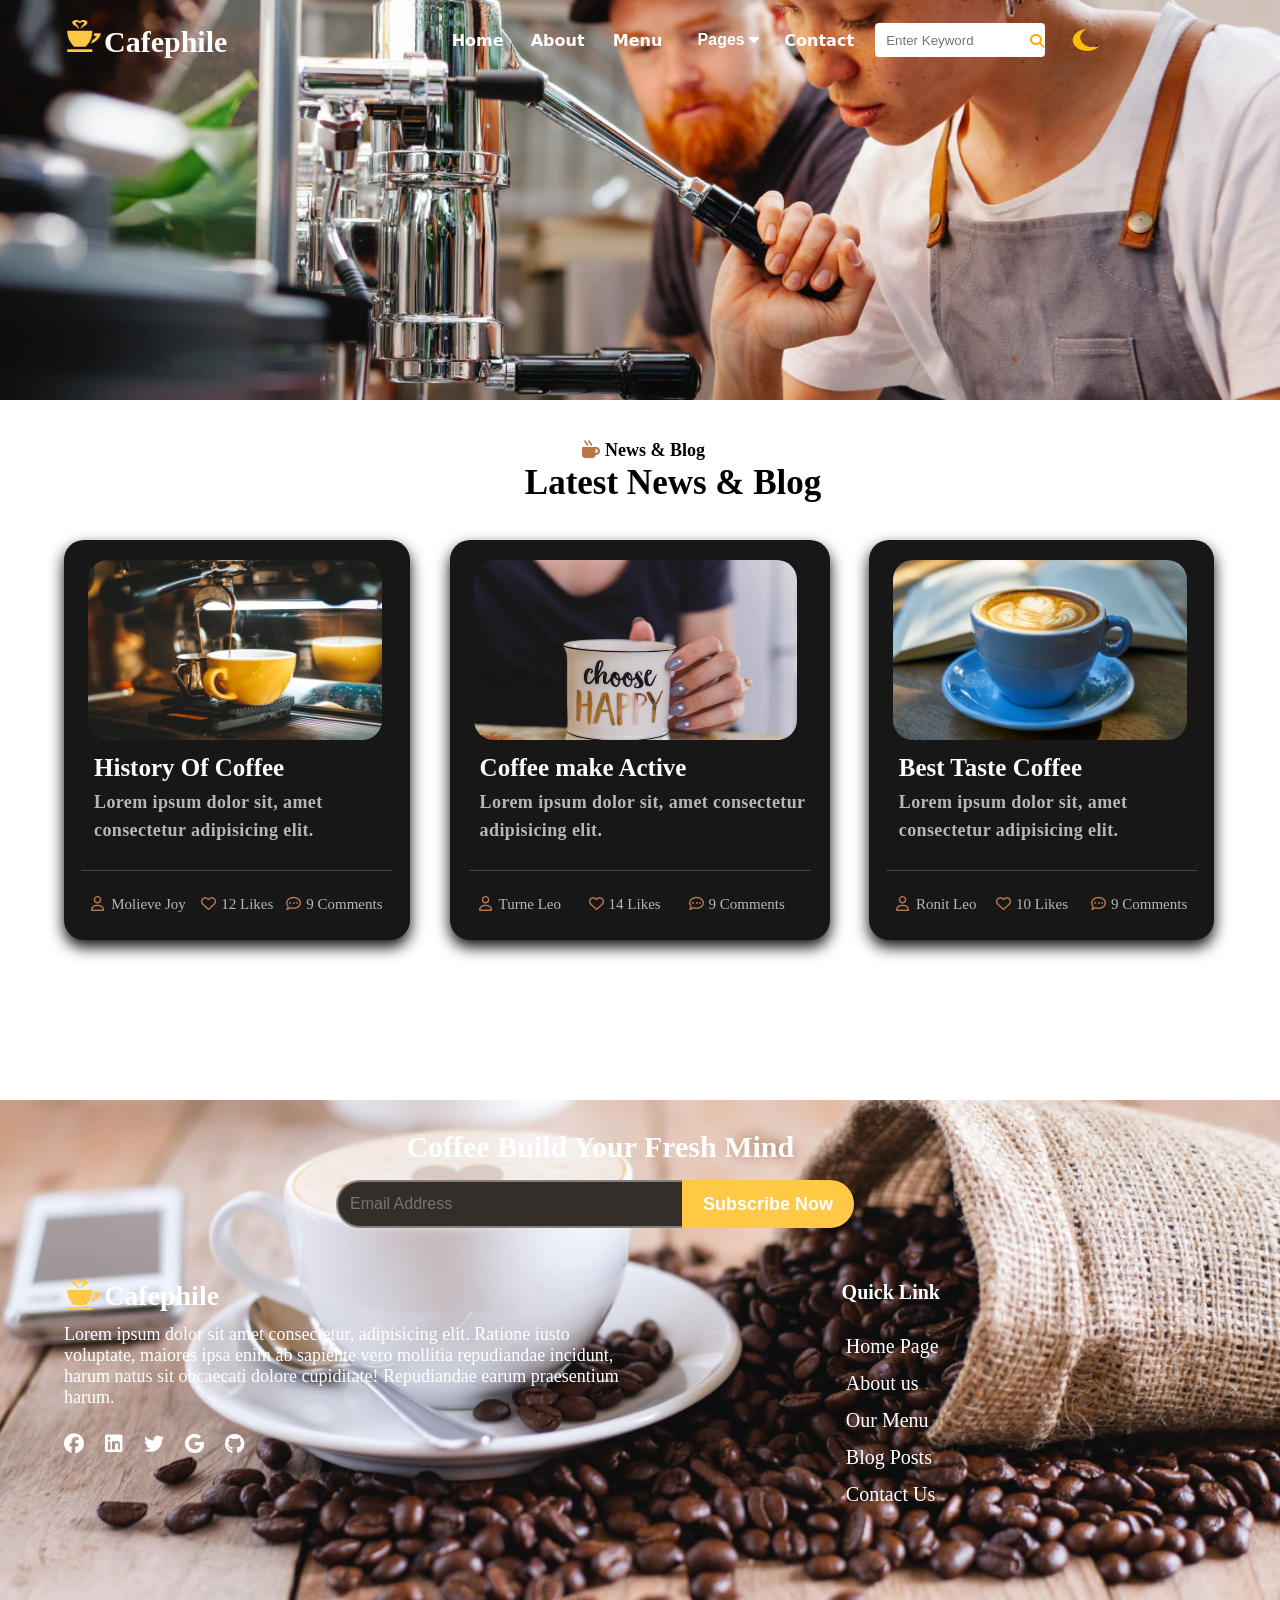
<file: blogpost.html>
<!DOCTYPE html>
<html lang="en">
<head>
    <meta charset="UTF-8">
    <meta name="viewport" content="width=device-width, initial-scale=1.0">
    <title>Blog Post</title>
    <link rel="stylesheet" href="https://cdnjs.cloudflare.com/ajax/libs/font-awesome/6.5.2/css/all.min.css" integrity="sha512-SnH5WK+bZxgPHs44uWIX+LLJAJ9/2PkPKZ5QiAj6Ta86w+fsb2TkcmfRyVX3pBnMFcV7oQPJkl9QevSCWr3W6A==" crossorigin="anonymous" referrerpolicy="no-referrer" />
    <link rel="stylesheet" href="https://cdnjs.cloudflare.com/ajax/libs/font-awesome/6.5.2/css/all.min.css" integrity="sha512-SnH5WK+bZxgPHs44uWIX+LLJAJ9/2PkPKZ5QiAj6Ta86w+fsb2TkcmfRyVX3pBnMFcV7oQPJkl9QevSCWr3W6A==" crossorigin="anonymous" referrerpolicy="no-referrer" />
    <script src="https://code.jquery.com/jquery-2.2.4.js" integrity="sha256-iT6Q9iMJYuQiMWNd9lDyBUStIq/8PuOW33aOqmvFpqI=" crossorigin="anonymous"></script>
    <link rel="stylesheet" href="blogpost.css">
    <link rel="icon" href="Images/fevicon.png" type="image/png">
    <script src="blogpost.js"></script>
</head>
<body>
    <div class="fixed-top" id="scrollup">
        <div class="container">
            <div class="navbar">
                <h1>
                    <div class="navbar-brand">
                        <img src="Images/logo.png">
                        <span class="nav-br"><a href="#">Cafephile</a></span>
                    </div>
                </h1>
                <div class="navbar-collapse">
                    <ul class="navbar-2">
                        <li><a href="index.html">Home</a></li>
                        <li><a href="about.html">About</a></li>
                        <li><a href="menu.html">Menu</a></li>
                        <div class="dropdown">
                            <button class="dropbtn">Pages
                                <i class="fa fa-caret-down"></i>
                            </button>
                            <div class="dropdown-content">
                                <a href="blogpost.html">Blog Post</a>
                                <a href="blog-single.html">Blog Single</a>
                                <a href="404page.html">404 Page</a>
                            </div>
                        </div>
                        <li><a href="contact.html">Contact</a></li>
                        <div class="searchbox">
                            <input type="search" placeholder="Enter Keyword">
                            <i class="fa-solid fa-magnifying-glass " id="search"></i>
                        </div>
                        
                            <img src="Images/cover10-removebg-preview.png" class="sun">
                            <img src="Images/simple-moon-icon-png.webp" class="moon">
                        
                    </ul>
                </div>
            </div>
        </div>
    </div>
    <div class="parent-1"></div>
    <div class="parent-2">
        <div class="blog-post-container">
            <div class="post-text">
                <h5 class="sub-title"><i class="fas fa-mug-hot"></i>
                    News & Blog
                </h5>
                <h3 class="title-style">Latest News & Blog</h3>
            </div>
            <div class="cards">
                <div class="card1">
                    <div class="blog-info-1">
                        <a href="blogpost.html">
                            <img src="Images/blog2.jpg" class="blog-image">
                        </a>
                        <h3 class="blog-text1">
                            <a href="blogpost.html">History Of Coffee</a>
                            <p class="blog-para1">Lorem ipsum dolor sit, amet consectetur adipisicing elit.</p>
                        </h3>
                        <ul class="admin-list-1">
                            <li class="lt1">
                                <a href="blog-single.html">
                                    <i class="far fa-user"></i>Molieve Joy
                                </a>
                            </li>
                            <li class="ct1">
                                <a href="blog-single.html">
                                    <i class="far fa-heart"></i>12 Likes
                                </a>
                            </li>
                            <li class="rt1">
                                <a href="blog-single.html">
                                    <i class="far fa-comment-dots"></i>9 Comments
                                </a>
                            </li>
                        </ul>
                    </div>
                </div>
                <div class="card2">
                    <div class="blog-info-2">
                        <a href="blogpost.html">
                            <img src="Images/blog1.jpg" class="blog-image2">
                        </a>
                        <h3 class="blog-text2">
                            <a href="blogpost.html">Coffee make Active</a>
                            <p class="blog-para2">Lorem ipsum dolor sit, amet consectetur adipisicing elit.</p>
                        </h3>
                        <ul class="admin-list-2">
                            <li class="lt2">
                                <a href="blog-single.html">
                                    <i class="far fa-user"></i>Turne leo
                                </a>
                            </li>
                            <li class="ct2">
                                <a href="blog-single.html">
                                    <i class="far fa-heart"></i>14 Likes
                                </a>
                            </li>
                            <li class="rt2">
                                <a href="blog-single.html">
                                    <i class="far fa-comment-dots"></i>9 Comments
                                </a>
                            </li>
                        </ul>
                    </div>
                </div>
                <div class="card3">
                    <div class="blog-info-3">
                        <a href="blogpost.html">
                            <img src="Images/blog3.jpg" class="blog-image3">
                        </a>
                        <h3 class="blog-text3">
                            <a href="blogpost.html">Best Taste Coffee</a>
                            <p class="blog-para3">Lorem ipsum dolor sit, amet consectetur adipisicing elit.</p>
                        </h3>
                        <ul class="admin-list-3">
                            <li class="lt3">
                                <a href="blog-single.html">
                                    <i class="far fa-user"></i>Ronit Leo
                                </a>
                            </li>
                            <li class="ct3">
                                <a href="blog-single.html">
                                    <i class="far fa-heart"></i>10 Likes
                                </a>
                            </li>
                            <li class="rt3">
                                <a href="blog-single.html">
                                    <i class="far fa-comment-dots"></i>9 Comments
                                </a>
                            </li>
                        </ul>
                    </div>
                </div>
            </div>
        </div>
    </div>

    <div class="parent-3">
        <div class="footer-container">
            <div class="end-column">
                <h3 class="end-text">Coffee Build Your Fresh Mind</h3>
                <form action="#" class="subscribe">
                    <input type="email" placeholder="Email Address">
                    <button>Subscribe Now</button>
                </form>
            </div>
            <div class="row-end">
                <div class="end-col1">
                    <a class="footer-logo" href="#">
                        <img src="Images/logo.png">
                        <span>Cafephile</span>
                    </a>
                    <p class="end-para">Lorem ipsum dolor sit amet consectetur, adipisicing elit. Ratione iusto voluptate, maiores ipsa enim ab sapiente vero mollitia repudiandae incidunt, harum natus sit obcaecati dolore cupiditate! Repudiandae earum praesentium harum.</p>
                    <div class="end-column2">
                        <ul class="social">
                            <li><a href="#"><i class="fa-brands fa-facebook"></i></a></li>
                            <li><a href="#"><i class="fa-brands fa-linkedin"></i></a></li>
                            <li><a href="#"><i class="fa-brands fa-twitter"></i></a></li>
                            <li><a href="#"><i class="fa-brands fa-google"></i></a></li>
                            <li><a href="#"><i class="fa-brands fa-github"></i></a></li>
                        </ul>
                    </div>
                </div>
                <div class="end-col2">
                    <h3 class="footer-col2">Quick Link</h3>
                    <ul class="footer-collist">
                        <li><a href="index.html">Home Page</a></li>
                        <li><a href="about.html">About us</a></li>
                        <li><a href="menu.html">Our Menu</a></li>
                        <li><a href="blogpost.html">Blog Posts</a></li>
                        <li><a href="contact.html">Contact Us</a></li>
                    </ul>
                </div>
            </div>
        </div>
    </div>
</body>
</html>
</file>
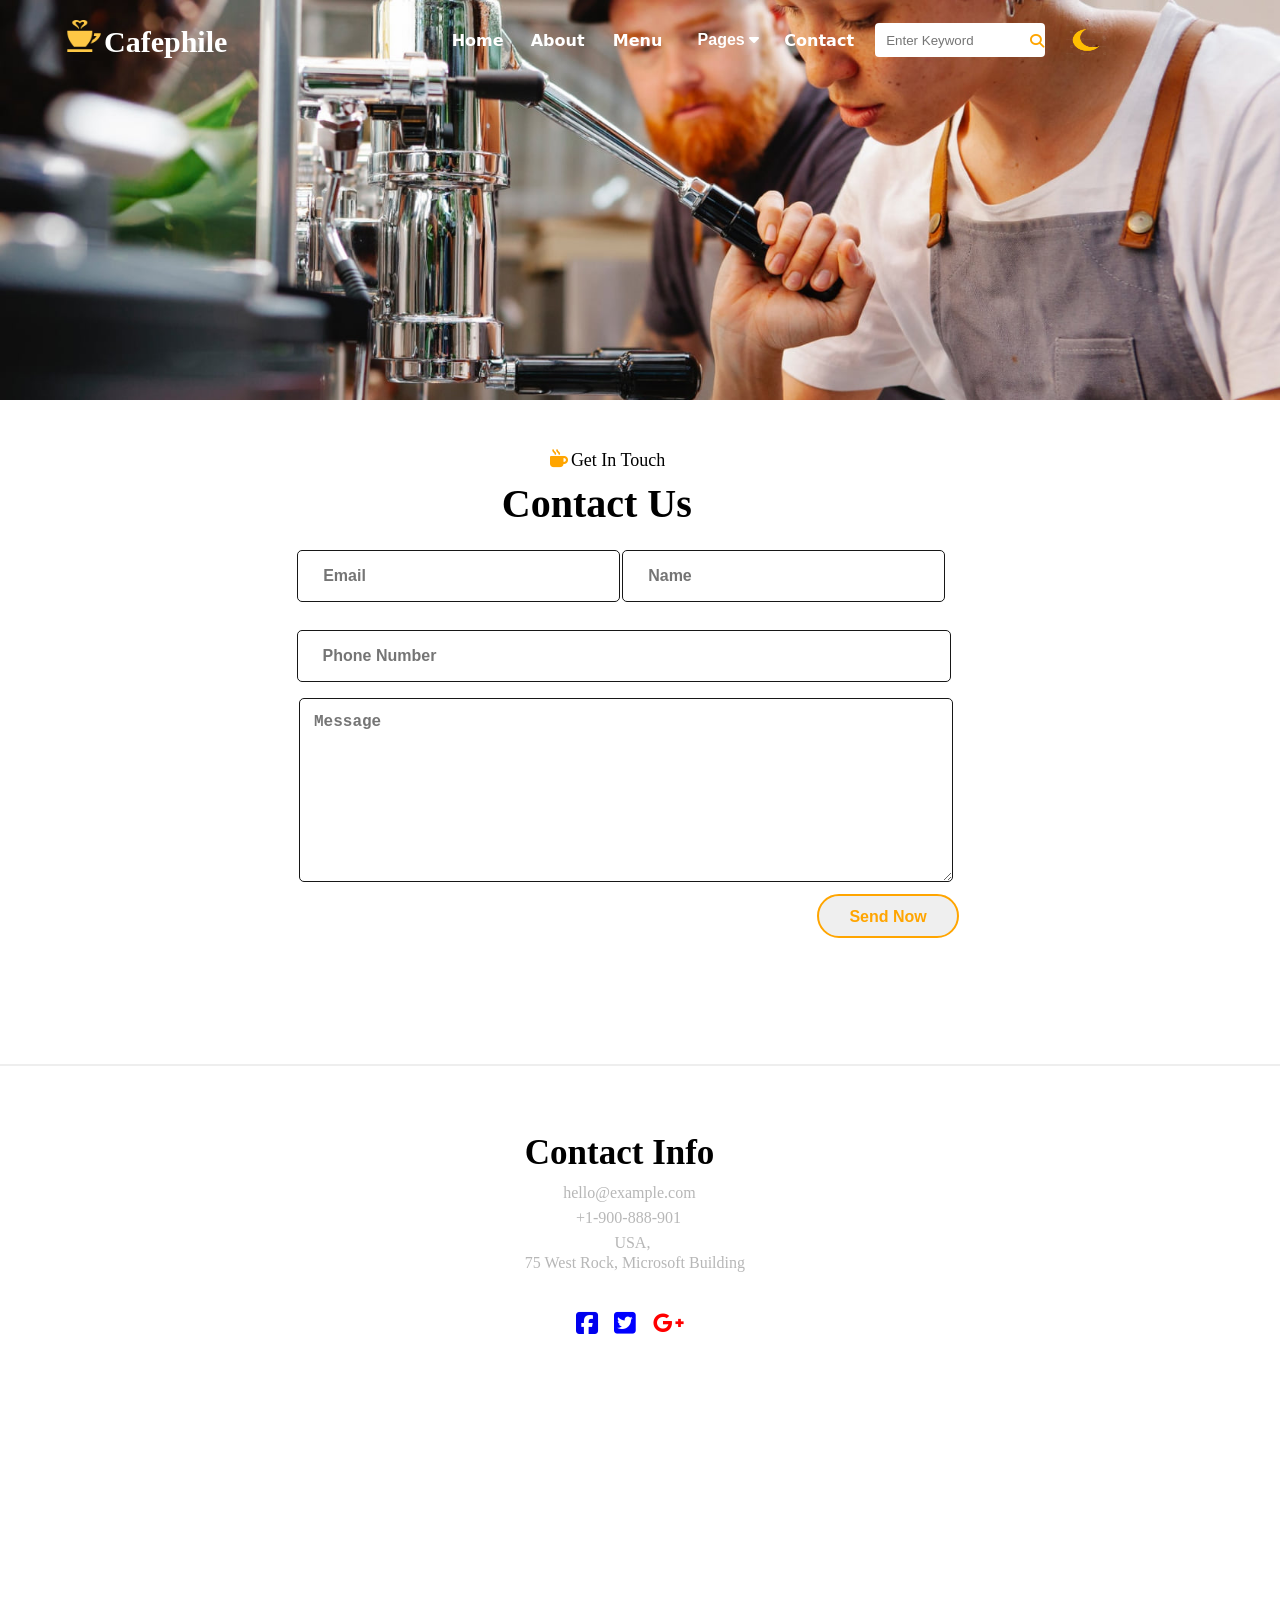
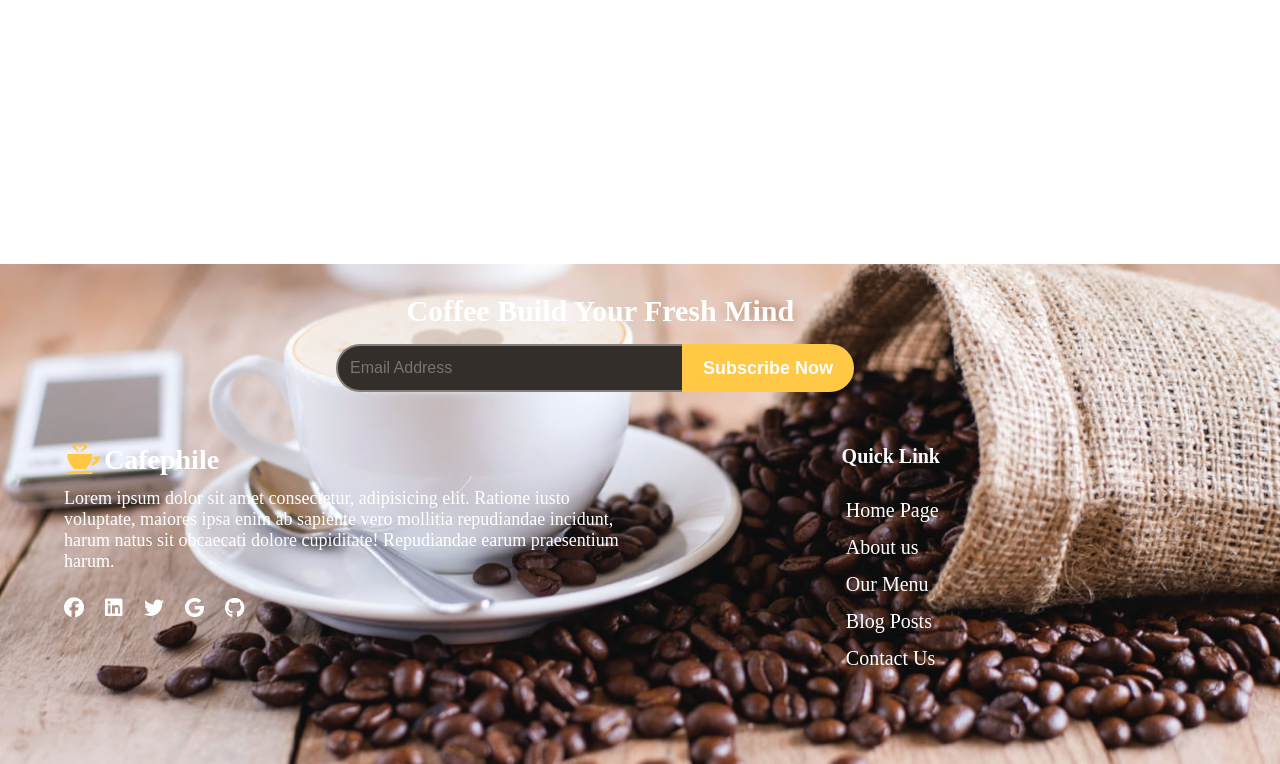
<file: contact.html>
<!DOCTYPE html>
<html lang="en">
<head>
    <meta charset="UTF-8">
    <meta name="viewport" content="width=device-width, initial-scale=1.0">
    <link rel="stylesheet" href="https://cdnjs.cloudflare.com/ajax/libs/font-awesome/6.5.2/css/all.min.css" integrity="sha512-SnH5WK+bZxgPHs44uWIX+LLJAJ9/2PkPKZ5QiAj6Ta86w+fsb2TkcmfRyVX3pBnMFcV7oQPJkl9QevSCWr3W6A==" crossorigin="anonymous" referrerpolicy="no-referrer" />
    <link rel="stylesheet" href="https://cdnjs.cloudflare.com/ajax/libs/font-awesome/6.5.2/css/all.min.css" integrity="sha512-SnH5WK+bZxgPHs44uWIX+LLJAJ9/2PkPKZ5QiAj6Ta86w+fsb2TkcmfRyVX3pBnMFcV7oQPJkl9QevSCWr3W6A==" crossorigin="anonymous" referrerpolicy="no-referrer" />
    <script src="https://code.jquery.com/jquery-2.2.4.js" integrity="sha256-iT6Q9iMJYuQiMWNd9lDyBUStIq/8PuOW33aOqmvFpqI=" crossorigin="anonymous"></script>
    <script src="cafe.js"></script>
    <link rel="icon" href="Images/fevicon.png" type="image/png">
    <title>Contact Us</title>
    <link rel="stylesheet" href="contact.css">
    
</head>
<body>
    <div class="fixed-top" id="scrollup">
        <div class="container">
            <div class="navbar">
                <h1>
                    <div class="navbar-brand">
                        <img src="Images/logo.png">
                        <span class="nav-br"><a href="#">Cafephile</a></span>
                    </div>
                </h1>
                <div class="navbar-collapse">
                    <ul class="navbar-2">
                        <li><a href="index.html">Home</a></li>
                        <li><a href="about.html">About</a></li>
                        <li><a href="menu.html">Menu</a></li>
                        <div class="dropdown">
                            <button class="dropbtn">Pages
                                <i class="fa fa-caret-down"></i>
                            </button>
                            <div class="dropdown-content">
                                <a href="blogpost.html">Blog Post</a>
                                <a href="blog-single.html">Blog Single</a>
                                <a href="404page.html">404 Page</a>
                            </div>
                        </div>
                        <li><a href="contact.html">Contact</a></li>
                        <div class="searchbox">
                            <input type="search" placeholder="Enter Keyword">
                            <i class="fa-solid fa-magnifying-glass " id="search"></i>
                        </div>
                        
                            <img src="Images/cover10-removebg-preview.png" class="sun">
                            <img src="Images/simple-moon-icon-png.webp" class="moon">
                        
                    </ul>
                </div>
            </div>
        </div>
    </div>
    <div class="parent-1"></div>
    <div class="parent-2">
        <div class="contact-top">
            <div class="contact-container">
                <div class="cont-text">
                    <h5 class="sub-title">
                        <i class="fa-solid fa-mug-hot"></i>
                        Get In Touch
                    </h5>
                    <h3 class="title-style-cont">Contact Us</h3>
                </div>
                <div class="contacts2-main">
                    <form class="main-input">
                        <div class="top-input">
                            <input type="text" placeholder="Name" class="top-1">
                            <input type="email" placeholder="Email" class="top-2">
                        </div>
                        <input type="text" placeholder="Phone Number" class="phone-no">
                        <textarea class="top-text" placeholder="Message"></textarea>
                        <button type="submit" class="top-btn-style">Send Now</button>
                    </form>
                </div>
            </div>
        </div>
    </div>

    <div class="wrapper-full">
        <div class="line"></div>
        <h3 class="title-info">Contact Info</h3>
        <div class="contact">
            <a href="#">
                <p class="contact-text">hello@example.com</p>
            </a>
            <a href="#">
                <p class="tel-contact">+1-900-888-901</p>
            </a>
            <p class="contact-sub-text1">USA,</p>
            <p class="contact-sub-text2">75 West Rock, Microsoft Building</p>
            <div class="button-teams">
                <a href="#">
                <span class="facebook"><i class="fa-brands fa-square-facebook"></i></span></a>
                <a href="#">
                <span class="twitter"><i class="fa-brands fa-square-twitter"></i></span></a>
                <a href="#">
                    <span class="google-plus"><i class="fa-brands fa-google-plus-g"></i></span>
                </a>
            </div>
        </div>
    </div>

    <div class="map">
        <iframe src="https://www.google.com/maps/embed?pb=!1m18!1m12!1m3!1d387191.036187529!2d-74.30934563260514!3d40.69753994303477!2m3!1f0!2f0!3f0!3m2!1i1024!2i768!4f13.1!3m3!1m2!1s0x89c24fa5d33f083b%3A0xc80b8f06e177fe62!2sNew%20York%2C%20NY%2C%20USA!5e0!3m2!1sen!2sin!4v1717611283946!5m2!1sen!2sin" width="100%" height="499px" style="border:0;" allowfullscreen="" loading="lazy" referrerpolicy="no-referrer-when-downgrade"></iframe>
    </div>

    <div class="parent-7">
        <div class="footer-container">
            <div class="end-column">
                <h3 class="end-text">Coffee Build Your Fresh Mind</h3>
                <form action="#" class="subscribe">
                    <input type="email" placeholder="Email Address">
                    <button>Subscribe Now</button>
                </form>
            </div>
            <div class="row-end">
                <div class="end-col1">
                    <a class="footer-logo" href="#">
                        <img src="Images/logo.png">
                        <span>Cafephile</span>
                    </a>
                    <p class="end-para">Lorem ipsum dolor sit amet consectetur, adipisicing elit. Ratione iusto voluptate, maiores ipsa enim ab sapiente vero mollitia repudiandae incidunt, harum natus sit obcaecati dolore cupiditate! Repudiandae earum praesentium harum.</p>
                    <div class="end-column2">
                        <ul class="social">
                            <li><a href="#"><i class="fa-brands fa-facebook"></i></a></li>
                            <li><a href="#"><i class="fa-brands fa-linkedin"></i></a></li>
                            <li><a href="#"><i class="fa-brands fa-twitter"></i></a></li>
                            <li><a href="#"><i class="fa-brands fa-google"></i></a></li>
                            <li><a href="#"><i class="fa-brands fa-github"></i></a></li>
                        </ul>
                    </div>
                </div>
                <div class="end-col2">
                    <h3 class="footer-col2">Quick Link</h3>
                    <ul class="footer-collist">
                        <li><a href="index.html">Home Page</a></li>
                        <li><a href="about.html">About us</a></li>
                        <li><a href="menu.html">Our Menu</a></li>
                        <li><a href="blogpost.html">Blog Posts</a></li>
                        <li><a href="contact.html">Contact Us</a></li>
                    </ul>
                </div>
            </div>
        </div>
    </div>
</body>
</html>
</file>
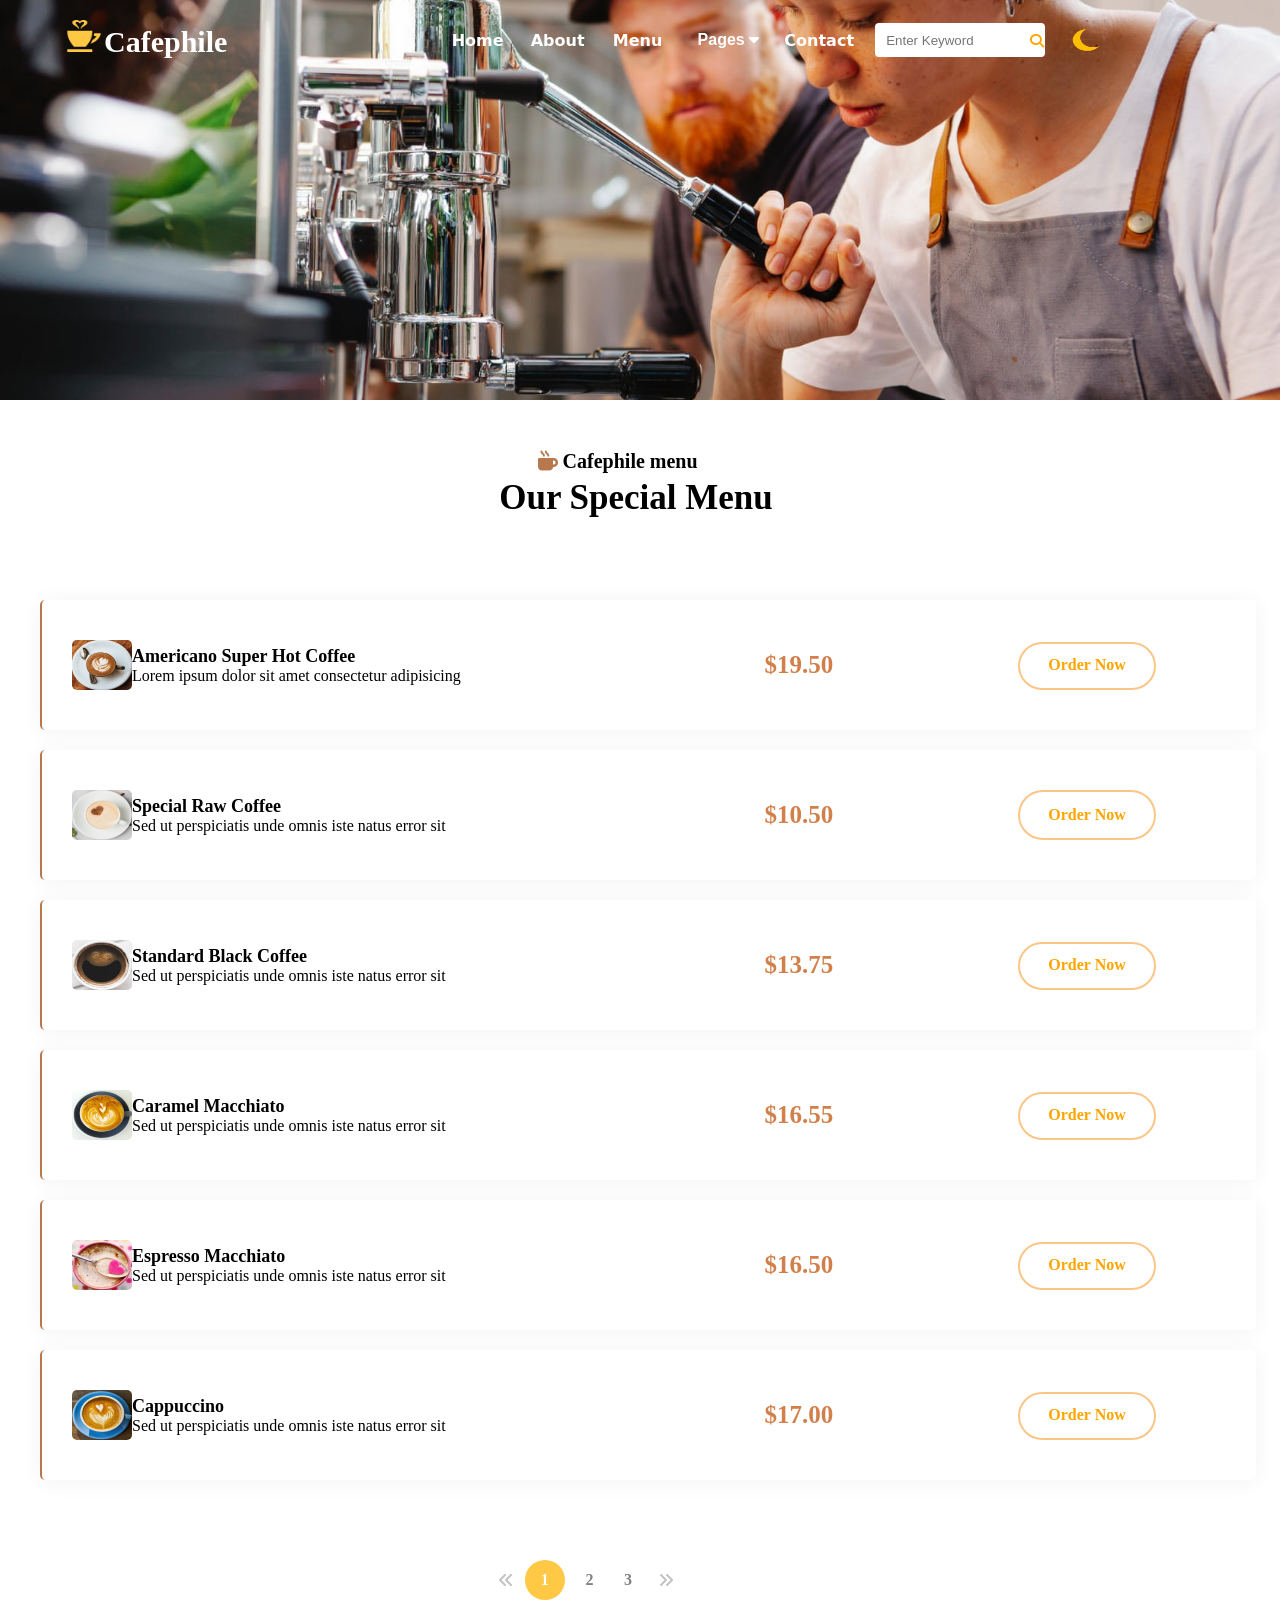
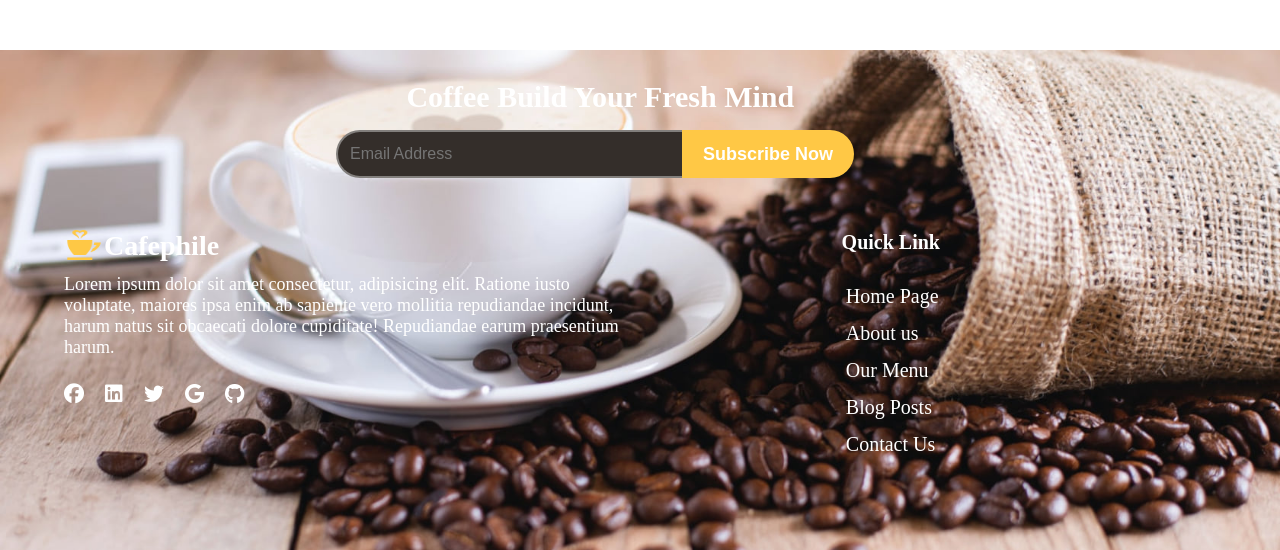
<file: menu.html>
<!DOCTYPE html>
<html lang="en">
<head>
    <meta charset="UTF-8">
    <meta name="viewport" content="width=device-width, initial-scale=1.0">
    <link rel="stylesheet" href="https://cdnjs.cloudflare.com/ajax/libs/font-awesome/6.5.2/css/all.min.css" integrity="sha512-SnH5WK+bZxgPHs44uWIX+LLJAJ9/2PkPKZ5QiAj6Ta86w+fsb2TkcmfRyVX3pBnMFcV7oQPJkl9QevSCWr3W6A==" crossorigin="anonymous" referrerpolicy="no-referrer" />
    <link rel="stylesheet" href="https://cdnjs.cloudflare.com/ajax/libs/font-awesome/6.5.2/css/all.min.css" integrity="sha512-SnH5WK+bZxgPHs44uWIX+LLJAJ9/2PkPKZ5QiAj6Ta86w+fsb2TkcmfRyVX3pBnMFcV7oQPJkl9QevSCWr3W6A==" crossorigin="anonymous" referrerpolicy="no-referrer" />
    <script src="https://code.jquery.com/jquery-2.2.4.js" integrity="sha256-iT6Q9iMJYuQiMWNd9lDyBUStIq/8PuOW33aOqmvFpqI=" crossorigin="anonymous"></script>
    <script src="menu.js"></script>
    <link rel="icon" href="Images/fevicon.png" type="image/png">
    <title>Menu</title>
    <link rel="stylesheet" href="menu.css">
    <!-- <title>Menu</title> -->
</head>
<body>
    <div class="fixed-top" id="scrollup">
        <div class="container">
            <div class="navbar">
                <h1>
                    <div class="navbar-brand">
                        <img src="Images/logo.png">
                        <span class="nav-br"><a href="#">Cafephile</a></span>
                    </div>
                </h1>
                <div class="navbar-collapse">
                    <ul class="navbar-2">
                        <li><a href="index.html">Home</a></li>
                        <li><a href="about.html">About</a></li>
                        <li><a href="menu.html">Menu</a></li>
                        <div class="dropdown">
                            <button class="dropbtn">Pages
                                <i class="fa fa-caret-down"></i>
                            </button>
                            <div class="dropdown-content">
                                <a href="blogpost.html">Blog Post</a>
                                <a href="blog-single.html">Blog Single</a>
                                <a href="404page.html">404 Page</a>
                            </div>
                        </div>
                        <li><a href="contact.html">Contact</a></li>
                        <div class="searchbox">
                            <input type="search" placeholder="Enter Keyword">
                            <i class="fa-solid fa-magnifying-glass " id="search"></i>
                        </div>
                        
                            <img src="Images/cover10-removebg-preview.png" class="sun">
                            <img src="Images/simple-moon-icon-png.webp" class="moon">
                            
                        
                    </ul>
                </div>
            </div>
        </div>
    </div>

    <div class="parent-1"></div>
    <div class="parent-2">
        <div class="price-main">
            <div class="price-container">
                <div class="price-text">
                    <h5 class="price-title">
                        <i class="fas fa-mug-hot"></i>
                        Cafephile menu
                    </h5>
                    <h3 class="price-title-style">Our Special Menu</h3>
                </div>
                <div class="pricing">
                    <div class="pricing-chart">
                       <div class="price-box">
                        <div class="grid-col">
                            <div class="column1">
                                <a href="#"><img src="Images/m1.jpg" class="image-1"></a>
                                <div class="job-info">
                                    <h6 class="pricehead">Americano Super Hot Coffee</h6>
                                    <p class="price-text-1">Lorem ipsum dolor sit amet consectetur adipisicing</p>
                                </div>
                            </div>
                            <div class="column2">
                                <p><strong>$19.50</strong></p>
                            </div>
                            <div class="column3">
                                <a href="#" class="btn-style1">Order Now</a>
                            </div>
                        </div>
                       </div>
    
                       <div class="price-box">
                        <div class="grid-col">
                            <div class="column1">
                                <a href="#"><img src="Images/m2.jpg" class="image-1"></a>
                                <div class="job-info">
                                    <h6 class="pricehead">Special Raw Coffee</h6>
                                    <p class="price-text-1">Sed ut perspiciatis unde omnis iste natus error sit</p>
                                </div>
                            </div>
                            <div class="column2">
                                <p><strong>$10.50</strong></p>
                            </div>
                            <div class="column3">
                                <a href="#" class="btn-style2">Order Now</a>
                            </div>
                        </div>
                       </div>
    
                       <div class="price-box">
                        <div class="grid-col">
                            <div class="column1">
                                <a href="#"><img src="Images/m3.jpg" class="image-1"></a>
                                <div class="job-info">
                                    <h6 class="pricehead">Standard Black Coffee</h6>
                                    <p class="price-text-1">Sed ut perspiciatis unde omnis iste natus error sit</p>
                                </div>
                            </div>
                            <div class="column2">
                                <p><strong>$13.75</strong></p>
                            </div>
                            <div class="column3">
                                <a href="#" class="btn-style3">Order Now</a>
                            </div>
                        </div>
                       </div>
    
                       <div class="price-box">
                        <div class="grid-col">
                            <div class="column1">
                                <a href="#"><img src="Images/m4.jpg" class="image-1"></a>
                                <div class="job-info">
                                    <h6 class="pricehead">Caramel Macchiato</h6>
                                    <p class="price-text-1">Sed ut perspiciatis unde omnis iste natus error sit</p>
                                </div>
                            </div>
                            <div class="column2">
                                <p><strong>$16.55</strong></p>
                            </div>
                            <div class="column3">
                                <a href="#" class="btn-style4">Order Now</a>
                            </div>
                        </div>
                       </div>

                       <div class="price-box">
                        <div class="grid-col">
                            <div class="column1">
                                <a href="#"><img src="Images/m5.jpg" class="image-1"></a>
                                <div class="job-info">
                                    <h6 class="pricehead">
                                        Espresso Macchiato</h6>
                                    <p class="price-text-1">Sed ut perspiciatis unde omnis iste natus error sit</p>
                                </div>
                            </div>
                            <div class="column2">
                                <p><strong>$16.50</strong></p>
                            </div>
                            <div class="column3">
                                <a href="#" class="btn-style4">Order Now</a>
                            </div>
                        </div>
                       </div>

                       <div class="price-box">
                        <div class="grid-col">
                            <div class="column1">
                                <a href="#"><img src="Images/m6.jpg" class="image-1"></a>
                                <div class="job-info">
                                    <h6 class="pricehead">Cappuccino</h6>
                                    <p class="price-text-1">Sed ut perspiciatis unde omnis iste natus error sit</p>
                                </div>
                            </div>
                            <div class="column2">
                                <p><strong>$17.00</strong></p>
                            </div>
                            <div class="column3">
                                <a href="#" class="btn-style4">Order Now</a>
                            </div>
                        </div>
                       </div>
                    </div>
                </div>
            </div>

            <div class="pagination">
                <ul>
                    <li><a href="#none" class="not-allowed" disabled>
                        <span class="fa fa-angle-double-left" aria-hidden="true"></span></a>
                    </li>
                    <li>
                        <a href="#page" class="active">1</a>
                    </li>
                    <li>
                        <a href="#page" class="active-1">2</a>
                    </li>
                    <li>
                        <a href="#page" class="active-2">3</a>
                    </li>
                    <li>
                        <a href="#page" class="active-3">
                            <span class="fa fa-angle-double-right" aria-hidden="true"></span>
                        </a>
                    </li>
                </ul>
            </div>
        </div>
    </div>

    <div class="parent-7">
        <div class="footer-container">
            <div class="end-column">
                <h3 class="end-text">Coffee Build Your Fresh Mind</h3>
                <form action="#" class="subscribe">
                    <input type="email" placeholder="Email Address">
                    <button>Subscribe Now</button>
                </form>
            </div>
            <div class="row-end">
                <div class="end-col1">
                    <a class="footer-logo" href="#">
                        <img src="Images/logo.png">
                        <span>Cafephile</span>
                    </a>
                    <p class="end-para">Lorem ipsum dolor sit amet consectetur, adipisicing elit. Ratione iusto voluptate, maiores ipsa enim ab sapiente vero mollitia repudiandae incidunt, harum natus sit obcaecati dolore cupiditate! Repudiandae earum praesentium harum.</p>
                    <div class="end-column2">
                        <ul class="social">
                            <li><a href="#"><i class="fa-brands fa-facebook"></i></a></li>
                            <li><a href="#"><i class="fa-brands fa-linkedin"></i></a></li>
                            <li><a href="#"><i class="fa-brands fa-twitter"></i></a></li>
                            <li><a href="#"><i class="fa-brands fa-google"></i></a></li>
                            <li><a href="#"><i class="fa-brands fa-github"></i></a></li>
                        </ul>
                    </div>
                </div>
                <div class="end-col2">
                    <h3 class="footer-col2">Quick Link</h3>
                    <ul class="footer-collist">
                        <li><a href="index.html">Home Page</a></li>
                        <li><a href="about.html">About us</a></li>
                        <li><a href="menu.html">Our Menu</a></li>
                        <li><a href="blogpost.html">Blog Posts</a></li>
                        <li><a href="contact.html">Contact Us</a></li>
                    </ul>
                </div>
            </div>
        </div>
    </div>
</body>
</html>
</file>
<file: cafe.css>
*{
    margin: 0px;
    padding: 0px;
    box-sizing: border-box;
}
.fixed-top{
    height: 80px;
    width: 100%;
    /* background-color: #171717; */
    /* background-color: black; */
    position: fixed;
    background-color: transparent;
    top: 0;
    right: 0;
    left: 0;
    z-index: 1030;
    display: grid;
    align-items: center;
    /* display: grid; */
}
.container{
    height: 40px;
    width:90%;
    position: absolute;
    left: 5%;
    /* top: 10px; */
    /* padding: 15px;
    padding-right: 15px; */
    /* background-color: blueviolet; */
}
.navbar{
    display: flex;
    align-items: center;
    position: relative;
    /* top: -15px; */
    /* padding: 1.2rem 1rem; */
    height: 40px;
    width: 100%;
    /* background-color: aquamarine; */
}
.navbar-brand img{
    height: 32px;
    max-width: 40px;
    cursor: pointer;
    background: none;
}
.nav-br a{
    font-size: 30px;
    text-decoration: none;
    color: #fff;
    cursor: pointer;
    position: absolute;
    top: 5px;
    font-weight: bold;
}
.navbar-collapse{
    flex-grow: 1;
    align-items: center;
    font-family: system-ui, -apple-system, BlinkMacSystemFont, 'Segoe UI', Roboto, Oxygen, Ubuntu, Cantarell, 'Open Sans', 'Helvetica Neue', sans-serif;
    /* background-color: brown; */
    height: 40px;
    margin-left: auto;
    width: 60%;
    display: flex;
}
.navbar-2{
    display: flex;
    list-style: none;
    align-items: center;
    margin-left: auto;
    /* background-color: cornflowerblue; */
    height: 40px;
    width: 70%;
}
.navbar-2 ul{
    list-style: none;
}
.navbar-2 li{
    float: left;
    /* margin-right: auto; */
    width: 80px;
    /* height: 40px; */
    /* text-decoration: none; */
    /* align-items: center; */
    text-align: center;
}
.navbar-2 li a{
    text-decoration: none;
    text-align: center;
    font-weight: 600;
    color: #fff;
}
.navbar-2 li a:hover{
    color: yellow;
    transition-duration: 1.5s;
    
}
.dropdown {
    float: left;
    overflow: hidden;
}

.dropdown .dropbtn {
    font-size: 16px;
    border: none;
    outline: none;
    color: white;
    padding: 12px 20px;
    background-color: inherit;
    margin: 0;
    font-weight: 600;
    cursor: pointer;
}

.dropbtn:hover{
    color: yellow;
    transition-duration: 1.5s;
}

.dropdown-content {
    display: none;
    position: absolute;
    background-color: black;
    color: white;
    min-width: 160px;
    border: 2px yellow;
    z-index: 1;
}

.dropdown-content a {
    float: none;
    color: white;
    padding: 4px 6px;
    text-decoration: none;
    display: block;
    text-align: left;
    font-weight: 600;
}

.dropdown-content a:hover {
    color: yellow;
}

.dropdown:hover .dropdown-content {
    display: block;
}
input{
    height: 34px;
    padding: 11px;
    border: none;
    border-radius: 4px;
    position: relative;
    width: 82%;
    margin-left: 16px;
    border: 2px grey;
}
#search{
    position: absolute;
    margin-left: -15px;
    /* height: 19px; */
    font-size: 14px;
    margin-top: 11px;
    color: orange;
}
#search:hover{
    color: yellow;
    transition-duration: 1.5s;
}

img{
    height: 30px;
    width: 40px;
    cursor: pointer;
    background-color: white;
    background: none;
    color: #fff;
}

.dark{
    background-color: black;
    color: white;
}

.light-dark{
    color: white;
    background-color: #171717 ;
}
.background-video{
    height: 600px;
    width: 100%;
}
.back{
    display: flex;
    position: absolute;
    right: 0;
    width: 100%;
    /* height: 600px; */
    /* z-index: -1; */
    /* width: 100vw; */
}
.back video{
    height: 100%;
    width: 100%;
}
.main-content{
    /* background-color: brown; */
    height: 400px;
    width: 50%;
    position: absolute;
    top: 200px;
    left: 100px;
}
.main-content h3{
    font-size: 50px;
    color: white;
}
.main-content span{
    font-size: 50px;
    position: absolute;
    left: 125px;
    top: 60px;
    color: #fff;
}
.para1{
    margin-top: 75px;
    color: grey;
    font-weight: 600;
}
.btn-style{
    padding: 12px 30px 10px;
    font-weight: 600;
    font-size: 16px;
    color: #fff;
    border-radius: 30px;
    border: 2px solid rgb(255,255,255,0.5);
    transition: all .25s ease-in-out;
    text-decoration: none;
    position: absolute;
    top: 215px;
}
.btn-style:hover{
    background-color: #171717;
    color: #fff;
    transition-duration: 0.8s;
}

.parent2{
    height: 600px;
    width: 100%;
    /* background-color: #171717; */
    position: relative;
    top: 109px;
}
.about-container{
    /* background-color: blue; */
    height: 560px;
    width: 90%;
    position: absolute;
    left: 5%;
    top: 20px;
}
.about-row-container{
    /* background-color: blueviolet; */
    height: 540px;
    width: 100%;
    display: flex;
    flex-wrap: wrap;
}
.about-row-1{
    /* background-color: aqua; */
    height: 540px;
    width: 50%;
    position: relative;
}
.sub-title i{
    font-size: 30px;
    /* font-weight: 400; */
    color: orange;
    
}
.sub-title{
    font-size: 20px;
    font-weight: 400;
    position: absolute;
    top: 40px;
    color: #fff;
}
.sub-title2{
    font-size: 40px;
    font-weight: 600;
    position: absolute;
    top: 80px;
    /* color: #fff; */

}
.text-para-1{
    font-size: 20px;
    line-height: 30px;
    color: rgb(155, 150, 150);
    opacity: .7;
    font-style: italic;
    position: absolute;
    top: 150px;
}
.img-sign{
    background: #fff;
    padding: 0 10px;
    position: absolute;
    top: 300px;
    height: 100px;
    width: 120px;
    left: 20px;
    border-radius: 5px;
}

.about-row-2{
    /* background-color: crimson; */
    height: 540px;
    width: 50%;
}
.quality{
    /* background-color: blueviolet; */
    height: 560px;
    width: 100%;
    display: flex;
    flex-wrap: wrap;
}
.row1{
    /* background-color: brown; */
    height: 200px;
    width: 50%;
    position: relative;
}
.row1 i{
    font-size: 25px;
    color: orange;
}
.title-head-1{
    font-size: 30px;
    font-weight: 500;
    /* color: white; */
}
.title-para1{
    color: rgb(94, 92, 92);
    position: absolute;
    top: 70px;
    font-size: 15px;
    font-weight: 600;
}
.row2{
    /* background-color: aqua; */
    height: 200px;
    width: 50%;
    float: right;
    position: relative;
}
.row2 i{
    font-size: 25px;
    color: orange;
}
.row2 h4{
    font-size: 30px;
    font-weight: 500;
    /* color: white; */
}
.title-para2{
    color: rgb(94, 92, 92);
    position: absolute;
    top: 70px;
    font-size: 15px;
    font-weight: 600;
}
.row3{
    /* background-color: aquamarine; */
    height: 200px;
    width: 50%;
    position: relative;
    top: -80px;
}
.row3 i{
    font-size: 25px;
    color: orange;
}
.row3 h4{
    font-size: 30px;
    font-weight: 500;
    /* color: white; */
}
.title-para3{
    color: rgb(94, 92, 92);
    position: absolute;
    top: 70px;
    font-size: 15px;
    font-weight: 600;
}
.row4{
    /* background-color: cornflowerblue; */
    height: 200px;
    width: 50%;
    position: relative;
    top: -80px;
}
.row4 i{
    font-size: 25px;
    color: orange;
}
.row4 h4{
    font-size: 30px;
    font-weight: 500;
    /* color: white; */
}
.title-para4{
    color: rgb(94, 92, 92);
    position: absolute;
    top: 70px;
    font-size: 15px;
    font-weight: 600;
}
.parent3{
    /* background-color: brown; */
    height: 750px;
    width: 100%;
    position: relative;
}
.menu-container{
    /* background-color: blueviolet; */
    height: 570px;
    width: 90%;
    position: absolute;
    left: 5%;
    top: 5%;
}
.text-menu-centre{
    /* background-color: aqua; */
    height: 100px;
    width: 100%;
}
.menu-sub-title{
    font-size: 20px;
    font-weight: 400;
    position: absolute;
    left: 45%;
}
.menu-sub-title i{
    color: orange;
}
.title-centre1{
    font-size: 32px;
    position: absolute;
    left: 40%;
    top: 30px;
    font-weight: 600;
}
.pricing{
    /* background-color: gold; */
    height: 450px;
    width: 100%;
    position: absolute;
    top: 100px;
}
.price-box{
    box-sizing: border-box;
    /* background: #171717; */
    padding: 40px 30px;
    border-radius: 5px;
    box-shadow: 0 2px 22px 0 rgba(0, 0, 0, 0.05);
    border-left: 2px solid #b8784e;
    margin-bottom: 20px;
    transition: .3s ease;
}
.price-box:hover{
    transform: translateY(-5px);
}
.grid-col{
    display: flex;
    flex-wrap: wrap;
    align-items: center;
    justify-content: space-between;
    /* background-color: aqua; */
    height: 50px;
    position: relative;
}
.column1{
    display: flex;
    flex-wrap: wrap;
    align-items: center;

}
.image-1{
    width: 60px;
    display: block;
    height: 50px;
    border-radius: 5px;
    cursor: pointer;
}
.pricehead {
    font-size: 18px;
    font-weight: bold;
}
.column2 {
    font-size: 25px;
    position: absolute;
    left: 60%;
    color: #d2804b;
}
.column3{
    height: 20px;
    width: 18%;
}
.btn-style1{
    padding: 12px 28px 14px;
    font-weight: 600;
    font-size: 16px;
    color: #fff;
    border-radius: 30px;
    border: 2px solid rgba(247, 139, 15, 0.5);
    position: absolute;
    top: 2px;
    cursor: pointer;
    text-decoration: none;
    color: orange;
}
.btn-style1:hover{
    background-color: #d2804b;
    transition-duration: 0.5s;
}
.btn-style2{
    padding: 14px 28px 14px;
    font-weight: 600;
    font-size: 16px;
    color: #fff;
    border-radius: 30px;
    border: 2px solid rgba(247, 139, 15, 0.5);
    position: absolute;
    top: 0px;
    cursor: pointer;
    text-decoration: none;
    color: orange;
}
.btn-style2:hover{
    background-color: #d2804b;
    transition-duration: 0.5s;
}
.btn-style3{
    padding: 12px 28px 14px;
    font-weight: 600;
    font-size: 16px;
    color: #fff;
    border-radius: 30px;
    border: 2px solid rgba(247, 139, 15, 0.5);
    position: absolute;
    top: 2px;
    cursor: pointer;
    text-decoration: none;
    color: orange;
}
.btn-style3:hover{
    background-color: #d2804b;
    transition-duration: 0.5s;
}
.btn-style4{
    padding: 12px 28px 14px;
    font-weight: 600;
    font-size: 16px;
    color: #fff;
    border-radius: 30px;
    border: 2px solid rgba(247, 139, 15, 0.5);
    position: absolute;
    top: 2px;
    cursor: pointer;
    text-decoration: none;
    color: orange;
}
.btn-style4:hover{
    background-color: #d2804b;
    transition-duration: 0.5s;
}

.parent-4{
    height: 500px;
    width: 100%;
    position: relative;
    background-image: url(Images/bg2.jpg);
    background-repeat: no-repeat;
    background-size: 100%;
    background-position: bottom;
    background-attachment: fixed;
}
.container-discover{
    /* background-color: brown; */
    height: 400px;
    width: 90%;
    position: absolute;
    left: 5%;
    top: 10%;
}
.title-discover{
    /* background-color: aqua; */
    height: 165px;
    width: 50%;
    position: absolute;
    top: 50px;
    max-width: 600px;
}
.sub-title-discover{
    font-size: 18px;
    color: white;
}
.title-look{
    font-size: 50px;
    font-weight: 600;
    color: white;
}
.video-btn{
    background-color: #fff;
    border-radius: 50%;
    position: absolute;
    top: 54%;
    height: 100px;
    width: 100px;
}
.video-btn::before{
    content: '';
    position: absolute;
    /* top: 10px; */
    border-radius: 50%;
    border: 50px solid #fff;
    opacity: 0;
    z-index: 1;
    animation: bloom1 1.5s linear infinite;
}
.video-btn::after{
    content: '';
    position: absolute;
    border-radius: 50%;
    border: 50px solid #fff;
    opacity: 0;
    z-index: 1;
    animation: bloom2 1.5s linear infinite;
    animation-delay: .4s;
}
@keyframes bloom1{
    0%{
        transform: scale(0.5);
    }
    50%{
        opacity: 2;
    }
    100%{
        transform: scale(1.5);
    }
}
@keyframes bloom2{
    0%{
        transform: scale(0.5);
    }
    50%{
        opacity: 2;
    }
    100%{
        transform: scale(1.5);
    }
}
.video-btn i{
    position: absolute;
    left: 40px;
    font-size: 40px;
    top: 30px;
    color: orange;
    cursor: pointer;
}

.parent-5{
    /* background-color: aqua; */
    height: 375px;
    width: 100%;
    position: relative;
    top: -125px;
}
.top-content{
    /* background-color: blueviolet; */
    height: 350px;
    width: 100%;
    display: flex;
    flex-wrap: wrap;
}
.offset-1{
    background-color: #171717;
    height: 350px;
    width: 22.3%;
    position: absolute;
    left: 360px;
}
.offset-content{
    background-color: #171717;
    height: 300px;
    width: 100%;
    border: 10px solid #171717;
    border-radius: 4px;
    box-shadow: 0 1rem 3rem #171717;
}
.offset-image-1{
    width: 100%;
    height: 280px;
    border-radius: 4px;
}
.offset-section-content{
    /* background-color: #d2804b; */
    height: 50px;
    width: 100%;
    color: #b7b7b7;
    font-weight: bold;
    display: block;
    padding: 1em 1em .5em;
    font-size: 22px;
    line-height: 32px;
    text-align: center;
    text-transform: capitalize;
    position: relative;
}
.offset-section-content a{
    text-decoration: none;
    color: #fff;
    position: absolute;
    top: 8px;
    left: 57px;
}
.offset-section-content a:hover{
   color: orange;
   transition-duration: 1s;
}
.offset-2{
    background-color: #171717;
    height: 350px;
    width: 22.3%;
    position: absolute;
    left: 654px;
}
.offset-content2{
    background-color: #171717;
    height: 300px;
    width: 100%;
    border: 10px solid #171717;
    border-radius: 4px;
    box-shadow: 0 1rem 3rem #171717;
}
.offset-image-2{
    width: 100%;
    height: 280px;
    border-radius: 4px;
}
.offset-section-content2{
    /* background-color: #d2804b; */
    height: 50px;
    width: 100%;
    color: #b7b7b7;
    font-weight: bold;
    display: block;
    padding: 1em 1em .5em;
    font-size: 22px;
    line-height: 32px;
    text-align: center;
    text-transform: capitalize;
    position: relative;
}
.offset-section-content2 a{
    text-decoration: none;
    color: #fff;
    position: absolute;
    top: 8px;
    left: 57px;
}
.offset-section-content2 a:hover{
   color: orange;
   transition-duration: 1s;
}
.offset-3{
    background-color: #171717;
    height: 350px;
    width: 22.3%;
    position: absolute;
    left: 950px;
}
.offset-content3{
    background-color: #171717;
    height: 300px;
    width: 100%;
    border: 10px solid #171717;
    border-radius: 4px;
    box-shadow: 0 1rem 3rem #171717;
}
.offset-image-3{
    width: 100%;
    height: 280px;
    border-radius: 4px;
}
.offset-section-content3{
    /* background-color: #d2804b; */
    height: 50px;
    width: 100%;
    color: #b7b7b7;
    font-weight: bold;
    display: block;
    padding: 1em 1em .5em;
    font-size: 22px;
    line-height: 32px;
    text-align: center;
    text-transform: capitalize;
    position: relative;
}
.offset-section-content3 a{
    text-decoration: none;
    color: #fff;
    position: absolute;
    top: 8px;
    left: 57px;
}
.offset-section-content3 a:hover{
   color: orange;
   transition-duration: 1s;
}
.parent-6{
    /* background-color: brown; */
    height: 600px;
    width: 100%;
    position: relative;
    /* top: -125px; */
}
.midd{
    /* background-color: aquamarine; */
    height: 550px;
    width: 100%;
    position: absolute;
}
.container-midd{
    /* background-color: blueviolet; */
    height: 500px;
    width: 90%;
    position: absolute;
    left: 5%;
    /* top: 40px; */
}
.midd-row{
    /* background-color: gold; */
    height: 450px;
    width: 100%;
    position: absolute;
    /* top: 40px; */
    display: flex;
    flex-wrap: wrap;
}
.midd-img{
    /* background-color: cornflowerblue; */
    height: 450px;
    width: 50%;
}
.midd-position{
    position: relative;
    /* background-color: gray; */
    height: 450px;
    width: 90%;
    left: 5%;
    z-index: 1;
}
.midd-image{
    height: 450px;
    width: 100%;
    border-radius: 10px;
}
.midd-rotate{
    background-color: rgb(0,0,0,0.46);
    height: 100px;
    width: 100px;
    right: 0;
    bottom: 10px;
    padding: 35px;
    min-width: 200px;
    border-radius: 20px;
    min-height: 200px;
    transform: rotate(45deg);
    text-align: center;
    position: absolute;
}
.img-info{
    transform: rotate(-45deg);
}
.img-info-title{
    font-size: 40px;
    line-height: 40px;
    color: #fff;
    font-weight: 600;
    padding: 0 0 10px 0;
}
.midd-para{
    color: #fff;
    font-size: 24px;
    line-height: 28px;
    font-weight: 500;
}

.midd-content{
    /* background-color: darkkhaki; */
    height: 450px;
    width: 50%;
    position: absolute;
    left: 50%;
    top: 23px;
}
.midd-sub-title{
    font-size: 20px;
    font-weight: 400;
}
.midd-sub-title i{
    color: orange;
}
.midd-title-style{
    position: absolute;
    top: 28px;
    font-size: 40px;
    font-weight: 600;
}
.midd-title-style2{
    position: absolute;
    top: 86px;
    font-size: 25px;
    font-weight: 400;
}
.midd-title-para{
    position: absolute;
    top: 130px;
    font-size: 20px;
    font-weight: 400;
}
.parent-7{
    background-color: aqua;
    height: 500px;
    width: 100%;
    background-image: url(Images/footer.jpg);
    background-position: center;
    background-repeat: no-repeat;
    background-size: 100%;
    position: relative;
}
.footer-container{
    /* background-color: aqua; */
    height: 500px;
    width: 100%;
    position: relative;
}
.end-column{
    /* background-color: darkmagenta; */
    height: 150px;
    width: 45%;
    position: absolute;
    left: 25%;
    top: 30px;
}
.end-text{
    font-size: 30px;
    position: absolute;
    left: 15%;
    color: #fff;
}
.subscribe{
    display: flex;
    flex-wrap: wrap;
    /* background-color: #b8784e; */
    height: 48px;
    width: 100%;
    position: absolute;
    top: 50px;
}
.subscribe input{
    background: #342e2a;
    border: 2px solid rgb(255 255 255 / 39%);
    padding: 12px 12px;
    font-size: 16px;
    height: 48px;
    /* width: 100%; */
    outline: none;
    width: 60%;
    color: #fff;
    border-radius: 30px 0 0 30px;
    border-right: none;
}
.subscribe button{
    background: #ffc845;
    border: none;
    outline: none;
    font-size: 18px;
    font-weight: 600;
    padding: 12px 12px;
    cursor: pointer;
    width: 30%;
    color: #fff;
    height: 48px;
    border-radius: 0 30px 30px 0;
}
.subscribe button:hover{
    background-color: #5e5652;
    transition-duration: 1s;
}
.row-end{
    /* background-color: brown; */
    height: 300px;
    width: 100%;
    position: absolute;
    top: 180px;
    display: flex;
    flex-wrap: wrap;
}
.end-col1{
    /* background-color: yellow; */
    height: 300px;
    width: 45%;
    position: absolute;
    left: 64px;
}
.footer-logo{
    display: flex;
    flex-wrap: wrap;
    font-size: 28px;
    color: #fff;
    font-weight: bold;
    text-decoration: none;
}
.end-para{
    font-weight: 400;
    font-size: 18px;
    color: #fff;
    margin-top: 12px;
}
.end-column2{
    /* background-color: red; */
    height: 30px;
    width: 100%;
    margin-top: 25px;
}
.social li{
    display: inline-block;
    margin-right: 5px;
}
.social li a{
    color: #fff;
    display: inline-block;
    border-radius: 50%;
    text-align: center;
    margin-right: 12px;
    font-size: 20px;
    text-decoration: none;
}
.social li a:hover{
    color: orange;
    transition-duration: 1s;
}
.end-col2{
    /* background-color: aquamarine; */
    height: 300px;
    width: 45%;
    position: absolute;
    left: 50%;
}
.footer-col2{
    font-size: 20px;
    line-height: 25px;
    margin-bottom: 30px;
    font-weight: bold;
    color: #fff;
    margin-left: 35%;
    position: relative;
}
.footer-collist li{
    display: block;
    margin: 14px;

}
.footer-collist li a{
    color: #fff;
    display: inline-block;
    border-radius: 50%;
    text-align: center;
    /* margin-right: 12px; */
    font-size: 20px;
    text-decoration: none;
    margin-left: 35%;
}
.footer-collist li a:hover{
    color: orange;
    transition-duration: 1s
}
</file>
<file: 404.css>
*{
    margin: 0px;
    padding: 0px;
    box-sizing: border-box;
}
.parent-1{
    background-image: url(Images/bg2.jpg);
    height: 100vh;
    width: 100%;
    position: relative;
    background-position: center;
    background-repeat: no-repeat;
    background-size: 100%;
    display: flex;
    align-items: center;
    z-index: 0;
}
.container{
    /* background-color: aqua; */
    height: 100vh;
    width: 95%;
    position: absolute;
    left: 2.5%;
}
.sub-withress{
    /* background-color: aquamarine; */
    height: 100vh;
    width: 100%;
    position: relative;
}
.sub-withress i{
    font-size: 8em;
    line-height: 1.5;
    color: #fff;
}
.sub-text{
    font-size: 4.5em;
    line-height: 1.5;
    color: #fff;
}
.sub-text2{
    margin: 6px 0 15px;
    text-transform: uppercase;
    font-weight: 400;
    font-size: 24px;
    color: #fff;
}
.sub-withress p{
    color: #fff;
    font-weight: 300;
}
.btn-style{
    padding: 12px 30px 10px;
    font-weight: 600;
    font-size: 16px;
    color: #fff;
    border-radius: 30px;
    border: 2px solid rgb(255,255,255,0.5);
    transition: all .25s ease-in-out;
    position: absolute;
    top: 450px;
    text-decoration: none;
}
.btn-style:hover{
    background-color: #fff;
    color: black;
}
</file>
<file: about.css>
*{
    margin: 0px;
    padding: 0px;
    box-sizing: border-box;
}
.fixed-top{
    height: 80px;
    width: 100%;
    /* background-color: #171717; */
    background-color: black;
    position: fixed;
    background-color: transparent;
    top: 0;
    right: 0;
    left: 0;
    z-index: 1030;
    display: grid;
    align-items: center;
    /* display: grid; */
}
.container{
    height: 40px;
    width:90%;
    position: absolute;
    left: 5%;
    /* top: 10px; */
    /* padding: 15px;
    padding-right: 15px; */
    /* background-color: blueviolet; */
}
.navbar{
    display: flex;
    align-items: center;
    position: relative;
    /* top: -15px; */
    /* padding: 1.2rem 1rem; */
    height: 40px;
    width: 100%;
    /* background-color: aquamarine; */
}
.navbar-brand img{
    height: 32px;
    max-width: 40px;
    cursor: pointer;
    background: none;
}
.nav-br a{
    font-size: 30px;
    text-decoration: none;
    color: #fff;
    cursor: pointer;
    position: absolute;
    top: 5px;
    font-weight: bold;
}
.navbar-collapse{
    flex-grow: 1;
    align-items: center;
    font-family: system-ui, -apple-system, BlinkMacSystemFont, 'Segoe UI', Roboto, Oxygen, Ubuntu, Cantarell, 'Open Sans', 'Helvetica Neue', sans-serif;
    /* background-color: brown; */
    height: 40px;
    margin-left: auto;
    width: 60%;
    display: flex;
}
.navbar-2{
    display: flex;
    list-style: none;
    align-items: center;
    margin-left: auto;
    /* background-color: cornflowerblue; */
    height: 40px;
    width: 70%;
}
.navbar-2 ul{
    list-style: none;
}
.navbar-2 li{
    float: left;
    /* margin-right: auto; */
    width: 80px;
    /* height: 40px; */
    /* text-decoration: none; */
    /* align-items: center; */
    text-align: center;
}
.navbar-2 li a{
    text-decoration: none;
    text-align: center;
    font-weight: 600;
    color: #fff;
}
.navbar-2 li a:hover{
    color: yellow;
    transition-duration: 1.5s;
    
}
.dropdown {
    float: left;
    overflow: hidden;
}

.dropdown .dropbtn {
    font-size: 16px;
    border: none;
    outline: none;
    color: white;
    padding: 12px 20px;
    background-color: inherit;
    margin: 0;
    font-weight: 600;
    cursor: pointer;
}

.dropbtn:hover{
    color: yellow;
    transition-duration: 1.5s;
}

.dropdown-content {
    display: none;
    position: absolute;
    background-color: black;
    color: white;
    min-width: 160px;
    border: 2px yellow;
    z-index: 1;
}

.dropdown-content a {
    float: none;
    color: white;
    padding: 4px 6px;
    text-decoration: none;
    display: block;
    text-align: left;
    font-weight: 600;
}

.dropdown-content a:hover {
    color: yellow;
}

.dropdown:hover .dropdown-content {
    display: block;
}
input{
    height: 34px;
    padding: 11px;
    border: none;
    border-radius: 4px;
    position: relative;
    width: 82%;
    margin-left: 16px;
    border: 2px grey;
}
#search{
    position: absolute;
    margin-left: -15px;
    /* height: 19px; */
    font-size: 14px;
    margin-top: 11px;
    color: orange;
}
#search:hover{
    color: yellow;
    transition-duration: 1.5s;
}

img{
    height: 30px;
    width: 40px;
    cursor: pointer;
    background-color: white;
    background: none;
    color: #fff;
}

.dark{
    background-color: black;
    color: white;
}
.light-dark{
    color: white;
    background-color: #171717 ;
}
.dark2{
    background: #171717;
}
.parent-1{
    height: 400px;
    position: relative;
    width: 100%;
    background-image: url(Images/inner-banner.jpg);
    background-position: top;
    background-repeat: no-repeat;
    background-size: 100%;
}
.parent-2{
    /* background-color: brown; */
    height: 600px;
    width: 100%;
    position: relative;
    /* top: -125px; */
}
.midd{
    /* background-color: aquamarine; */
    height: 550px;
    width: 100%;
    position: absolute;
}
.container-midd{
    /* background-color: blueviolet; */
    height: 500px;
    width: 90%;
    position: absolute;
    left: 5%;
    /* top: 40px; */
}
.midd-row{
    /* background-color: gold; */
    height: 450px;
    width: 100%;
    position: absolute;
    /* top: 40px; */
    display: flex;
    flex-wrap: wrap;
}
.midd-img{
    /* background-color: cornflowerblue; */
    height: 450px;
    width: 50%;
    position: absolute;
    top: 40px;
}
.midd-position{
    position: relative;
    /* background-color: gray; */
    height: 450px;
    width: 90%;
    left: 5%;
    z-index: 1;
}
.midd-image{
    height: 450px;
    width: 100%;
    border-radius: 10px;
    
}
.midd-rotate{
    background-color: rgb(0,0,0,0.46);
    height: 100px;
    width: 100px;
    right: 0;
    bottom: 10px;
    padding: 35px;
    min-width: 200px;
    border-radius: 20px;
    min-height: 200px;
    transform: rotate(45deg);
    text-align: center;
    position: absolute;
}
.img-info{
    transform: rotate(-45deg);
}
.img-info-title{
    font-size: 40px;
    line-height: 40px;
    color: #fff;
    font-weight: 600;
    padding: 0 0 10px 0;
}
.midd-para{
    color: #fff;
    font-size: 24px;
    line-height: 28px;
    font-weight: 500;
}

.midd-content{
    /* background-color: darkkhaki; */
    height: 450px;
    width: 50%;
    position: absolute;
    left: 50%;
    top: 50px;
}
.midd-sub-title{
    font-size: 20px;
    font-weight: 400;
}
.midd-sub-title i{
    color: orange;
}
.midd-title-style{
    position: absolute;
    top: 28px;
    font-size: 40px;
    font-weight: 600;
}
.midd-title-style2{
    position: absolute;
    top: 86px;
    font-size: 25px;
    font-weight: 400;
}
.midd-title-para{
    position: absolute;
    top: 130px;
    font-size: 20px;
    font-weight: 400;
}
.parent-3{
    /* background-color: aqua; */
    height: 400px;
    width: 100%;
    position: relative;
}
.stats-cont{
    position: absolute;
    /* background-color: aquamarine; */
    height: 300px;
    width: 90%;
    top: 50px;
    left: 5%;
}
.stats-center{
    /* background-color: blueviolet; */
    height: 300px;
    width: 100%;
    position: absolute;
}
.stats-row{
    display: flex;
    flex-wrap: wrap;
    height: 300px;
}
.stats-1{
    /* background-color: coral; */
    height: 300px;
    width: 25%;
    position: relative;
}
.counter-1{
    /* background-color: pink; */
    height: 300px;
    width: 90%;
    position: absolute;
    left: 5%;
}
.counter-1 i{
    position: absolute;
    left: 33%;
    color: #b8784e;
    text-align: center;
    width: 80px;
    height: 80px;
    line-height: 80px;
    border-radius: 50%;
    background: rgb(210 128 75 / 6%);
    font-size: 35px;
}
.timer-1{
    font-size: 45px;
    font-weight: 600;
    /* color: #fff; */
    position: absolute;
    left: 75px;
    top: 111px;
}
.count-text-1{
    text-transform: uppercase;
    /* color: var(--heading-color); */
    font-size: 17px;
    position: absolute;
    top: 60%;
    left: 20%;
}
.stats-2{
    /* background-color: cornflowerblue; */
    height: 300px;
    width: 25%;
    position: relative;
}
.counter-2{
    /* background-color: lightgreen; */
    height: 300px;
    width: 90%;
    position: absolute;
    left: 5%;
}
.counter-2 i{
    position: absolute;
    left: 33%;
    color: #b8784e;
    text-align: center;
    width: 80px;
    height: 80px;
    line-height: 80px;
    border-radius: 50%;
    background: rgb(210 128 75 / 6%);
    font-size: 35px;
}
.timer-2{
    font-size: 45px;
    font-weight: 600;
    /* color: #fff; */
    position: absolute;
    left: 90px;
    top: 111px;
}
.count-text-2{
    text-transform: uppercase;
    /* color: var(--heading-color); */
    font-size: 17px;
    position: absolute;
    top: 60%;
    left: 25%;
}
.stats-3{
    /* background-color: fuchsia; */
    height: 300px;
    width: 25%;
    position: relative;
}
.counter-3{
    /* background-color: lightgreen; */
    height: 300px;
    width: 90%;
    position: absolute;
    left: 5%;
}
.counter-3 i{
    position: absolute;
    left: 33%;
    color: #b8784e;
    text-align: center;
    width: 80px;
    height: 80px;
    line-height: 80px;
    border-radius: 50%;
    background: rgb(210 128 75 / 6%);
    font-size: 35px;
}
.timer-3{
    font-size: 45px;
    font-weight: 600;
    /* color: #fff; */
    position: absolute;
    left: 90px;
    top: 111px;
}
.count-text-3{
    text-transform: uppercase;
    /* color: var(--heading-color); */
    font-size: 17px;
    position: absolute;
    top: 60%;
    left: 30%;
}
.stats-4{
    /* background-color: gold; */
    height: 300px;
    width: 25%;
    position: relative;
}
.counter-4{
    /* background-color: lightgreen; */
    height: 300px;
    width: 90%;
    position: absolute;
    left: 5%;
}
.counter-4 i{
    position: absolute;
    left: 33%;
    color: #b8784e;
    text-align: center;
    width: 80px;
    height: 80px;
    line-height: 80px;
    border-radius: 50%;
    background: rgb(210 128 75 / 6%);
    font-size: 35px;
}
.timer-4{
    font-size: 45px;
    font-weight: 600;
    /* color: #fff; */
    position: absolute;
    left: 70px;
    top: 111px;
}
.count-text-4{
    text-transform: uppercase;
    /* color: var(--heading-color); */
    font-size: 17px;
    position: absolute;
    top: 60%;
    left: 26%;
}
.parent-4{
    height: 500px;
    width: 100%;
    background-image: url(Images/bg3.jpg);
    background-position: center;
    background-attachment: fixed;
    background-repeat: no-repeat;
    background-size: 100%;
    position: relative;
}
.mid-img{
    /* background-color: aqua; */
    height: 300px;
    width: 90%;
    position: absolute;
    top: 125px;
    left: 5%;
}
.banner-play{
    /* background-color: aquamarine; */
    height: 300px;
    width: 100%;
    position: absolute;
}
.banner-text{
    font-size: 40px;
    font-weight: 300;
    margin-bottom: 10px;
    position: absolute;
    left: 33%;
    color: #fff;
}
.banner-text-2{
    font-size: 60px;
    line-height: 60px;
    color: #fff;
    font-weight: bold;
    position: absolute;
    left: 22%;
    top: 60px;
}
.parent-5{
    /* background-color: aqua; */
    height: 600px;
    width: 100%;
    position: relative;
}
.container-block{
    /* background-color: aquamarine; */
    height: 500px;
    width: 90%;
    position: absolute;
    left: 5%;
    top: 10%;
}
.block-row{
    /* background-color: blueviolet; */
    height: 450px;
    width: 100%;
    position: absolute;
    display: flex;
    flex-wrap: wrap;
}
.block-left{
    /* background-color: #b8784e; */
    height: 450px;
    width: 50%;
    border-radius: 10px;
}
.block-img{
    height: 450px;
    width: 100%;
    border-radius: 10px;
}
.block-right{
    /* background-color: brown; */
    height: 450px;
    width: 50% ;
    position: relative;
}
.block-style{
    font-size: 35px;
    line-height: 45px;
    font-weight: bold;
    text-transform: capitalize;
    position: absolute;
    top: 60px;
    left: 75px;
}
.block-text1{
    font-size: 18px;
    line-height: 28px;
    color: #b7b7b7;
    letter-spacing: .4px;
    position: absolute;
    left: 75px;
    top: 190px;
}
.block-center{
    /* background-color: cornflowerblue; */
    height: 200px;
    width: 100%;
    position: absolute;
    top: 250px;
}
.about-info1{
    display: flex;
    flex-wrap: wrap;
    height: 100px;
    width: 100%;
    /* background-color: crimson; */
}
.icon-style1{
    /* background-color: aqua; */
    height: 100px;
    width: 20%;
}
.icon-style1 i{
    color:#ffc845;
    font-size: 45px;
    position: absolute;
    left: 25px;
    top: 20px;
}
.about-detail1{
    /* background-color: dimgray; */
    height: 100px;
    width: 80%;
}
.about-detail1 h4{
    font-size: 20px;
    line-height: 30px;
    margin-bottom: 6px;
    font-weight: 700;
}
.about-detail1 p{
    margin: 0;
    padding: 0;
    font-size: 18px;
    line-height: 28px;
    color: #b7b7b7;
    letter-spacing: .4px;
}
.about-info2{
    display: flex;
    flex-wrap: wrap;
    height: 100px;
    width: 100%;
    /* background-color: blue;/ */
}
.icon-style2{
    /* background-color: aqua; */
    height: 100px;
    width: 20%;
    position: relative;
}
.icon-style2 i{
    color:#ffc845;
    font-size: 45px;
    position: absolute;
    left: 30px;
    top: 20px;
}
.about-detail2{
    /* background-color: dimgray; */
    height: 100px;
    width: 80%;
}
.about-detail2 h4{
    font-size: 20px;
    line-height: 30px;
    margin-bottom: 6px;
    font-weight: 700;
}
.about-detail2 p{
    margin: 0;
    padding: 0;
    font-size: 18px;
    line-height: 28px;
    color: #b7b7b7;
    letter-spacing: .4px;
}
.parent-6{
    /* background-color: aqua; */
    height: 600px;
    width: 100%;
    position: relative;
}
.team-container{
    /* background-color: aquamarine; */
    height: 500px;
    width: 90%;
    position: absolute;
    top: 10%;
    left: 5%;
}
.team-block-text{
    /* background-color: blueviolet; */
    height: 120px;
    width: 100%;
}
.team-sub-title{
    font-size: 18px;
    margin-bottom: 5px;
    font-weight: 400;
    line-height: 28px;
    position: absolute;
    left: 44%;
}
.team-sub-title i{
    color: #b8784e;
    font-family: 'Font Awesome 5 Free';
    font-weight: 900;
}
.team-title-style{
    font-size: 35px;
    line-height: 45px;
    font-weight: bold;
    text-transform: capitalize;
    position: absolute;
    left: 38%;
    top: 50px;
}
.team-row{
    /* background-color: brown; */
    height: 380px;
    width: 100%;
    position: relative;
    display: flex;
    flex-wrap: wrap;
}
.team-1{
    /* background-color: beige; */
    height: 380px;
    width: 33.33%;
}
.team-gd1{
    background: #171717;
    padding: 1em;
    border-radius: 8px;
    height: 380px;
    width: 90%;
}
.team-member1{
    overflow: hidden;
    position: relative;
}
.team-img a{
    text-decoration: none;
    transition: .5s all;
}
.img-fluid1{
    max-width: 100%;
    display: block;
    width: 100%;
    height: 300px;
    border-radius: 10px;
}
.team-title1{
    /* background-color: #b8784e; */
    height: 64px;
    /* width: 100%; */
    position: relative;
}
.team-title1 h5{
    position: absolute;
    left: 118px;
    top: 10px;
    cursor: pointer;
    font-size: 20px;
    color: #b7b7b7;
}
.team-title1 h5:hover{
    color: orange;
    transition: 1s;
}
.team-title1 span{
    font-size: 16px;
    text-transform: uppercase;
    margin-top: 1px;
    display: block;
    position: absolute;
    left: 117px;
    top: 35px;
    color: #b7b7b7;
}
.team-2{
    /* background-color: #ffc845; */
    height: 380px;
    width: 33.33%;
}
.team-gd2{
    background: #171717;
    padding: 1em;
    border-radius: 8px;
    height: 380px;
    width: 90%;
}
.team-member2{
    overflow: hidden;
    position: relative;
}
.team-img2 a{
    text-decoration: none;
    transition: .5s all;
}
.img-fluid2{
    max-width: 100%;
    display: block;
    width: 100%;
    height: 300px;
    border-radius: 10px;
}
.team-title2{
    /* background-color: #b8784e; */
    height: 64px;
    /* width: 100%; */
    position: relative;
}
.team-title2 h5{
    position: absolute;
    left: 120px;
    top: 10px;
    font-size: 20px;
    cursor: pointer;
    color: #b7b7b7;
}
.team-title2 h5:hover{
    color: orange;
    transition: 1s;
}
.team-title2 span{
    font-size: 16px;
    text-transform: uppercase;
    margin-top: 1px;
    display: block;
    position: absolute;
    left: 125px;
    top: 35px;
    color: #b7b7b7;
}
.team-3{
    /* background-color: cadetblue; */
    height: 380px;
    width: 33.33%;
}
.team-gd3{
    background: #171717;
    padding: 1em;
    border-radius: 8px;
    height: 380px;
}
.team-member3{
    overflow: hidden;
    position: relative;
}
.team-img3 a{
    text-decoration: none;
    transition: .5s all;
}
.img-fluid3{
    max-width: 100%;
    display: block;
    width: 100%;
    height: 300px;
    border-radius: 10px;
}
.team-title3{
    /* background-color: #b8784e; */
    height: 64px;
    /* width: 100%; */
    position: relative;
}
.team-title3 h5{
    position: absolute;
    left: 125px;
    top: 10px;
    font-size: 20px;
    cursor: pointer;
    color: #b7b7b7;
}
.team-title3 h5:hover{
    color: orange;
    transition: 1s;
}
.team-title3 span{
    font-size: 16px;
    text-transform: uppercase;
    margin-top: 1px;
    display: block;
    position: absolute;
    left: 142px;
    top: 35px;
    color: #b7b7b7;
}
.parent-7{
    background-color: aqua;
    height: 500px;
    width: 100%;
    background-image: url(Images/footer.jpg);
    background-position: center;
    background-repeat: no-repeat;
    background-size: 100%;
    position: relative;
}
.footer-container{
    /* background-color: aqua; */
    height: 500px;
    width: 100%;
    position: relative;
}
.end-column{
    /* background-color: darkmagenta; */
    height: 150px;
    width: 45%;
    position: absolute;
    left: 25%;
    top: 30px;
}
.end-text{
    font-size: 30px;
    position: absolute;
    left: 15%;
    color: #fff;
}
.subscribe{
    display: flex;
    flex-wrap: wrap;
    /* background-color: #b8784e; */
    height: 48px;
    width: 100%;
    position: absolute;
    top: 50px;
}
.subscribe input{
    background: #342e2a;
    border: 2px solid rgb(255 255 255 / 39%);
    padding: 12px 12px;
    font-size: 16px;
    height: 48px;
    /* width: 100%; */
    outline: none;
    width: 60%;
    color: #fff;
    border-radius: 30px 0 0 30px;
    border-right: none;
}
.subscribe button{
    background: #ffc845;
    border: none;
    outline: none;
    font-size: 18px;
    font-weight: 600;
    padding: 12px 12px;
    cursor: pointer;
    width: 30%;
    color: #fff;
    height: 48px;
    border-radius: 0 30px 30px 0;
}
.subscribe button:hover{
    background-color: #5e5652;
    transition-duration: 1s;
}
.row-end{
    /* background-color: brown; */
    height: 300px;
    width: 100%;
    position: absolute;
    top: 180px;
    display: flex;
    flex-wrap: wrap;
}
.end-col1{
    /* background-color: yellow; */
    height: 300px;
    width: 45%;
    position: absolute;
    left: 64px;
}
.footer-logo{
    display: flex;
    flex-wrap: wrap;
    font-size: 28px;
    color: #fff;
    font-weight: bold;
    text-decoration: none;
}
.end-para{
    font-weight: 400;
    font-size: 18px;
    color: #fff;
    margin-top: 12px;
}
.end-column2{
    /* background-color: red; */
    height: 30px;
    width: 100%;
    margin-top: 25px;
}
.social li{
    display: inline-block;
    margin-right: 5px;
}
.social li a{
    color: #fff;
    display: inline-block;
    border-radius: 50%;
    text-align: center;
    margin-right: 12px;
    font-size: 20px;
    text-decoration: none;
}
.social li a:hover{
    color: orange;
    transition-duration: 1s;
}
.end-col2{
    /* background-color: aquamarine; */
    height: 300px;
    width: 45%;
    position: absolute;
    left: 50%;
}
.footer-col2{
    font-size: 20px;
    line-height: 25px;
    margin-bottom: 30px;
    font-weight: bold;
    color: #fff;
    margin-left: 35%;
    position: relative;
}
.footer-collist li{
    display: block;
    margin: 14px;

}
.footer-collist li a{
    color: #fff;
    display: inline-block;
    border-radius: 50%;
    text-align: center;
    /* margin-right: 12px; */
    font-size: 20px;
    text-decoration: none;
    margin-left: 35%;
}
.footer-collist li a:hover{
    color: orange;
    transition-duration: 1s
}
</file>
<file: blog-single.css>
*{
    margin: 0px;
    padding: 0px;
    box-sizing: border-box;
}
.fixed-top{
    height: 80px;
    width: 100%;
    /* background-color: #171717; */
    background-color: black;
    position: fixed;
    background-color: transparent;
    top: 0;
    right: 0;
    left: 0;
    z-index: 1030;
    display: grid;
    align-items: center;
    /* display: grid; */
}
.container{
    height: 40px;
    width:90%;
    position: absolute;
    left: 5%;
    /* top: 10px; */
    /* padding: 15px;
    padding-right: 15px; */
    /* background-color: blueviolet; */
}
.navbar{
    display: flex;
    align-items: center;
    position: relative;
    /* top: -15px; */
    /* padding: 1.2rem 1rem; */
    height: 40px;
    width: 100%;
    /* background-color: aquamarine; */
}
.navbar-brand img{
    height: 32px;
    max-width: 40px;
    cursor: pointer;
    background: none;
}
.nav-br a{
    font-size: 30px;
    text-decoration: none;
    color: #fff;
    cursor: pointer;
    position: absolute;
    top: 5px;
    font-weight: bold;
}
.navbar-collapse{
    flex-grow: 1;
    align-items: center;
    font-family: system-ui, -apple-system, BlinkMacSystemFont, 'Segoe UI', Roboto, Oxygen, Ubuntu, Cantarell, 'Open Sans', 'Helvetica Neue', sans-serif;
    /* background-color: brown; */
    height: 40px;
    margin-left: auto;
    width: 60%;
    display: flex;
}
.navbar-2{
    display: flex;
    list-style: none;
    align-items: center;
    margin-left: auto;
    /* background-color: cornflowerblue; */
    height: 40px;
    width: 70%;
}
.navbar-2 ul{
    list-style: none;
}
.navbar-2 li{
    float: left;
    /* margin-right: auto; */
    width: 80px;
    /* height: 40px; */
    /* text-decoration: none; */
    /* align-items: center; */
    text-align: center;
}
.navbar-2 li a{
    text-decoration: none;
    text-align: center;
    font-weight: 600;
    color: #fff;
}
.navbar-2 li a:hover{
    color: yellow;
    transition-duration: 1.5s;
    
}
.dropdown {
    float: left;
    overflow: hidden;
}

.dropdown .dropbtn {
    font-size: 16px;
    border: none;
    outline: none;
    color: white;
    padding: 12px 20px;
    background-color: inherit;
    margin: 0;
    font-weight: 600;
    cursor: pointer;
}

.dropbtn:hover{
    color: yellow;
    transition-duration: 1.5s;
}

.dropdown-content {
    display: none;
    position: absolute;
    background-color: black;
    color: white;
    min-width: 160px;
    border: 2px yellow;
    z-index: 1;
}

.dropdown-content a {
    float: none;
    color: white;
    padding: 4px 6px;
    text-decoration: none;
    display: block;
    text-align: left;
    font-weight: 600;
}

.dropdown-content a:hover {
    color: yellow;
}

.dropdown:hover .dropdown-content {
    display: block;
}
input{
    height: 34px;
    padding: 11px;
    border: none;
    border-radius: 4px;
    position: relative;
    width: 82%;
    margin-left: 16px;
    border: 2px grey;
}
#search{
    position: absolute;
    margin-left: -15px;
    /* height: 19px; */
    font-size: 14px;
    margin-top: 11px;
    color: orange;
}
#search:hover{
    color: yellow;
    transition-duration: 1.5s;
}

img{
    height: 30px;
    width: 40px;
    cursor: pointer;
    background-color: white;
    background: none;
    color: #fff;
}

.dark{
    background-color: black;
    color: white;
}
.light-dark{
    color: white;
    background-color: #171717 ;
}
.parent-1{
    height: 400px;
    position: relative;
    width: 100%;
    background-image: url(Images/inner-banner.jpg);
    background-position: top;
    background-repeat: no-repeat;
    background-size: 100%;
}
.parent-2{
    /* background-color: aqua; */
    height: 2055px;
    width: 100%;
    position: relative;
}
.blog-content{
    /* background-color: aquamarine; */
    height: 2055px;
    width: 100%;
    position:relative;
}
.blog-container{
    height: 2054px;
    /* background-color: blueviolet; */
    width: 90%;
    position: absolute;
    left: 5%;
}
.blog-info{
    /* background-color: brown; */
    height: 1200px;
    width: 100%;
    position: absolute;
    /* position: relative; */
    top: 40px;
}
.img-fluid{
    height: 600px;
    width: 100%;
    border-radius: 10px;
    /* position: absolute; */
}
.blog-text{
    /* background-color: aqua; */
    height: 40px;
    width: 100%;
    position: absolute;
    top:615px;
}
.blog-text h3{
font-weight: 600;
font-size: 30px;
}
.single-block-content{
    /* background-color: crimson; */
    height: 1335px;
    /* position: absolute; */
    position: relative;
    width: 100%;
    top: 75px;
}
.para-1{
    font-size: 18px;
    line-height: 28px;
    color: #b7b7b7;
    letter-spacing: .4px;
}
.para-2{
    font-size: 18px;
    line-height: 28px;
    color: #b7b7b7;
    letter-spacing: .4px;
    position: absolute;
    top: 165px;
}
.para-3{
    font-size: 18px;
    line-height: 28px;
    color: #b7b7b7;
    letter-spacing: .4px;
    position: absolute;
    top: 265px;
}
.single-post-thumb{
    /* background-color: darkgoldenrod; */
    height: 240px;
    width: 100%;
    display: flex;
    flex-wrap: wrap;
    position: relative;
    top: 200px;
}
.thumb-1{
    /* background-color: red; */
    width: 50%;
    height: 240px;
    /* position: absolute; */
    /* left: ; */
} 
.thumb-1 img{
    /* background-color: red; */
    width: 95%;
    height: 240px;
   border-radius: 10px;
}
.thumb-1 a{
    cursor: pointer;
}
.thumb-2{
    /* background-color: greenyellow; */
    width: 50%;
    height: 240px;
    /* position: absolute; */
}
.thumb-2 img{
    /* background-color: greenyellow; */
    width: 95%;
    height: 240px;
    border-radius: 10px;
    /* position: absolute; */
}
.thumb-2 a{
    cursor: pointer;
}
.para-4{
    font-size: 18px;
    line-height: 28px;
    color: #b7b7b7;
    letter-spacing: .4px;
    position: absolute;
    top: 580px;
}
.para-5{
    font-size: 18px;
    line-height: 28px;
    color: #b7b7b7;
    letter-spacing: .4px;
    position: absolute;
    top: 640px;
}
.fluid{
    height: 400px;
    border-radius: 10x;
    width: 100%;
    position: absolute;
    top: 730px;
}
.title-small{
    font-size: 1.75rem;
    position: absolute;
    top: 1140px;
}
.para-6{
    font-size: 18px;
    line-height: 28px;
    color: #b7b7b7;
    letter-spacing: .4px;
    position: absolute;
    top: 1180px;
}
.share-post {
    /* background-color: darkviolet; */
    height: 50px;
    width: 100%;
    position: absolute;
    top: 1280px;
    display: block; 
    text-decoration: none; 
    list-style: none;
    /* position: relative; */
    display: inline-block;
}
.side-title{
    font-size: 22px;
    line-height: 28px;
    font-weight: 600;
    /* color: #fdfffc; */
    color: #b7b7b7;
     /* position: absolute;  */
    /* top: 1200px;  */
    display: inline-block;
    /* text-decoration: none; */
    
}
.facebook{
    background: #4267b2;
    border: 2px solid #4267b2;
    color: #fff;
    list-style: none;
    width: 35px;
    height: 35px;
    color: #fff;
    line-height: 35px;
    display: inherit;
    border-radius: 50px;
    font-weight: 500;
    text-align: center;
    font-size: 14px;
    cursor: pointer;
    display: inline-block;
    position: absolute;
    left: 180px;
    top: 2px;
}
.facebook:hover{
    background-color: #24698e;
    transition-duration: 2s;
}
.twitter{
    color: #fff;
    background: #00aced;
    border: 2px solid #00aced;
    list-style: none;
    width: 35px;
    height: 35px;
    color: #fff;
    line-height: 35px;
    display: inherit;
    border-radius: 50px;
    font-weight: 500;
    text-align: center;
    font-size: 14px;
    cursor: pointer;
    display: inline-block;
    position: absolute;
    left: 225px;
    top: 2px;
}
.twitter:hover{
    background-color: #126693;
    transition-duration: 2s;
}
.instagram{
    background: #0077b5;
    border: 2px solid #0077b5;
    color: #fff;
    list-style: none;
    width: 35px;
    height: 35px;
    color: #fff;
    line-height: 35px;
    display: inherit;
    border-radius: 50px;
    font-weight: 500;
    text-align: center;
    font-size: 14px;
    cursor: pointer;
    display: inline-block;
    position: absolute;
    left: 270px;
    top: 2px;
}
.instagram:hover{
    background-color: #1d5f82;
    transition-duration: 2s;
}
.parent-7{
    background-color: aqua;
    height: 500px;
    width: 100%;
    background-image: url(Images/footer.jpg);
    background-position: center;
    background-repeat: no-repeat;
    background-size: 100%;
    position: relative;
}
.footer-container{
    /* background-color: aqua; */
    height: 500px;
    width: 100%;
    position: relative;
}
.end-column{
    /* background-color: darkmagenta; */
    height: 150px;
    width: 45%;
    position: absolute;
    left: 25%;
    top: 30px;
}
.end-text{
    font-size: 30px;
    position: absolute;
    left: 15%;
    color: #fff;
}
.subscribe{
    display: flex;
    flex-wrap: wrap;
    /* background-color: #b8784e; */
    height: 48px;
    width: 100%;
    position: absolute;
    top: 50px;
}
.subscribe input{
    background: #342e2a;
    border: 2px solid rgb(255 255 255 / 39%);
    padding: 12px 12px;
    font-size: 16px;
    height: 48px;
    /* width: 100%; */
    outline: none;
    width: 60%;
    color: #fff;
    border-radius: 30px 0 0 30px;
    border-right: none;
}
.subscribe button{
    background: #ffc845;
    border: none;
    outline: none;
    font-size: 18px;
    font-weight: 600;
    padding: 12px 12px;
    cursor: pointer;
    width: 30%;
    color: #fff;
    height: 48px;
    border-radius: 0 30px 30px 0;
}
.subscribe button:hover{
    background-color: #5e5652;
    transition-duration: 1s;
}
.row-end{
    /* background-color: brown; */
    height: 300px;
    width: 100%;
    position: absolute;
    top: 180px;
    display: flex;
    flex-wrap: wrap;
}
.end-col1{
    /* background-color: yellow; */
    height: 300px;
    width: 45%;
    position: absolute;
    left: 64px;
}
.footer-logo{
    display: flex;
    flex-wrap: wrap;
    font-size: 28px;
    color: #fff;
    font-weight: bold;
    text-decoration: none;
}
.end-para{
    font-weight: 400;
    font-size: 18px;
    color: #fff;
    margin-top: 12px;
}
.end-column2{
    /* background-color: red; */
    height: 30px;
    width: 100%;
    margin-top: 25px;
}
.social li{
    display: inline-block;
    margin-right: 5px;
}
.social li a{
    color: #fff;
    display: inline-block;
    border-radius: 50%;
    text-align: center;
    margin-right: 12px;
    font-size: 20px;
    text-decoration: none;
}
.social li a:hover{
    color: orange;
    transition-duration: 1s;
}
.end-col2{
    /* background-color: aquamarine; */
    height: 300px;
    width: 45%;
    position: absolute;
    left: 50%;
}
.footer-col2{
    font-size: 20px;
    line-height: 25px;
    margin-bottom: 30px;
    font-weight: bold;
    color: #fff;
    margin-left: 35%;
    position: relative;
}
.footer-collist li{
    display: block;
    margin: 14px;

}
.footer-collist li a{
    color: #fff;
    display: inline-block;
    border-radius: 50%;
    text-align: center;
    /* margin-right: 12px; */
    font-size: 20px;
    text-decoration: none;
    margin-left: 35%;
}
.footer-collist li a:hover{
    color: orange;
    transition-duration: 1s
}
</file>
<file: blogpost.css>
*{
    margin: 0px;
    padding: 0px;
    box-sizing: border-box;
}
.fixed-top{
    height: 80px;
    width: 100%;
    /* background-color: #171717; */
    background-color: black;
    position: fixed;
    background-color: transparent;
    top: 0;
    right: 0;
    left: 0;
    z-index: 1030;
    display: grid;
    align-items: center;
    /* display: grid; */
}
.container{
    height: 40px;
    width:90%;
    position: absolute;
    left: 5%;
    /* top: 10px; */
    /* padding: 15px;
    padding-right: 15px; */
    /* background-color: blueviolet; */
}
.navbar{
    display: flex;
    align-items: center;
    position: relative;
    /* top: -15px; */
    /* padding: 1.2rem 1rem; */
    height: 40px;
    width: 100%;
    /* background-color: aquamarine; */
}
.navbar-brand img{
    height: 32px;
    max-width: 40px;
    cursor: pointer;
    background: none;
}
.nav-br a{
    font-size: 30px;
    text-decoration: none;
    color: #fff;
    cursor: pointer;
    position: absolute;
    top: 5px;
    font-weight: bold;
}
.navbar-collapse{
    flex-grow: 1;
    align-items: center;
    font-family: system-ui, -apple-system, BlinkMacSystemFont, 'Segoe UI', Roboto, Oxygen, Ubuntu, Cantarell, 'Open Sans', 'Helvetica Neue', sans-serif;
    /* background-color: brown; */
    height: 40px;
    margin-left: auto;
    width: 60%;
    display: flex;
}
.navbar-2{
    display: flex;
    list-style: none;
    align-items: center;
    margin-left: auto;
    /* background-color: cornflowerblue; */
    height: 40px;
    width: 70%;
}
.navbar-2 ul{
    list-style: none;
}
.navbar-2 li{
    float: left;
    /* margin-right: auto; */
    width: 80px;
    /* height: 40px; */
    /* text-decoration: none; */
    /* align-items: center; */
    text-align: center;
}
.navbar-2 li a{
    text-decoration: none;
    text-align: center;
    font-weight: 600;
    color: #fff;
}
.navbar-2 li a:hover{
    color: yellow;
    transition-duration: 1.5s;
    
}
.dropdown {
    float: left;
    overflow: hidden;
}

.dropdown .dropbtn {
    font-size: 16px;
    border: none;
    outline: none;
    color: white;
    padding: 12px 20px;
    background-color: inherit;
    margin: 0;
    font-weight: 600;
    cursor: pointer;
}

.dropbtn:hover{
    color: yellow;
    transition-duration: 1.5s;
}

.dropdown-content {
    display: none;
    position: absolute;
    background-color: black;
    color: white;
    min-width: 160px;
    border: 2px yellow;
    z-index: 1;
}

.dropdown-content a {
    float: none;
    color: white;
    padding: 4px 6px;
    text-decoration: none;
    display: block;
    text-align: left;
    font-weight: 600;
}

.dropdown-content a:hover {
    color: yellow;
}

.dropdown:hover .dropdown-content {
    display: block;
}
input{
    height: 34px;
    padding: 11px;
    border: none;
    border-radius: 4px;
    position: relative;
    width: 82%;
    margin-left: 16px;
    border: 2px grey;
}
#search{
    position: absolute;
    margin-left: -15px;
    /* height: 19px; */
    font-size: 14px;
    margin-top: 11px;
    color: orange;
}
#search:hover{
    color: yellow;
    transition-duration: 1.5s;
}

img{
    height: 30px;
    width: 40px;
    cursor: pointer;
    background-color: white;
    background: none;
    color: #fff;
}

.dark{
    background-color: black;
    color: white;
}
.dark2{
    color: black;
}
.parent-1{
    height: 400px;
    position: relative;
    width: 100%;
    background-image: url(Images/inner-banner.jpg);
    background-position: top;
    background-repeat: no-repeat;
    background-size: 100%;
}
.parent-2{
    /* background-color: aqua; */
    height: 700px;
    width: 100%;
    position: relative;
}
.blog-post-container{
    /* background-color: aquamarine; */
    height: 600px;
    width: 90%;
    position: absolute;
    left: 5%;
}
.post-text{
    /* background-color: blueviolet; */
    height: 100px;
    width: 100%;
    position: relative;
    top: 40px;
}
.sub-title{
    font-size: 18px;
    margin-bottom: 5px;
    font-weight: 900;
    position: absolute;
    left: 45%;
}
.sub-title i{
    color: #b8784e;
}
.title-style{
    font-size: 35px;
    line-height: 45px;
    font-weight: bold;
    text-transform: capitalize;
    position: absolute;
    left: 40%;
    top: 20px;
}
.cards{
    /* background-color: brown; */
    height: 400px;
    width: 100%;
    display: flex;
    flex-wrap: wrap;
    position: absolute;
    top: 140px;
}
.card1{
    /* background-color: crimson; */
    height: 400px;
    width: 30%;
    position: relative;
}
.blog-info-1{
    /* padding: 180px; */
    border-radius: 20px;
    background-color: #171717;
    box-shadow: 0px 7px 15px 0px rgb(14,12,12,1);
    height: 400px;
    /* position: absolute; */

}
.blog-info-1 a{
    text-decoration: none;
}
.blog-image{
    height: 180px;
    width: 85%;
    position: absolute;
    left: 24px;
    top: 20px;
    border-radius: 20px;
}
.blog-text1 a{
    text-decoration: none;
    font-size: 25px;
    line-height: 35px;
    font-weight: bold;
    display: block;
    /* color: var(--heading-color); */
    /* margin-bottom: 10px; */
    /* margin-top: 20px; */
    position: absolute;
    top: 210px;
    left: 30px;
    color: #fdfffc;
}
.blog-text1 a:hover{
    color: #b8784e;
    transition-duration: 1.2s;
}
.blog-para1{
    font-size: 18px;
    line-height: 28px;
    color: #b7b7b7;
    letter-spacing: .4px;
    position: absolute;
    top: 248px;
    left: 30px;
    font-weight: 600;
}
.admin-list-1{
    border-top: 1px solid rgb(255,255,255,0.2);
    display: flex;
    flex-wrap: wrap;
    align-items: center;
    justify-content: space-between;
    /* background-color: red; */
    height: 20px;
    width: 90%;
    position: absolute;
    left: 5%;
    top: 330px;
    list-style-type: none;
    /* left: 30px; */
}
.lt1 a{
    display: block;
    font-size: 15px;
    text-transform: capitalize;
    text-decoration: none;
    cursor: pointer;
    color: #b7b7b7;
    position: absolute;
    left: 30px;
    top: 25px;
}
.lt1 a:hover{
    color: orange;
    transition-duration: 1.2s;
}
.admin-list-1 i{
    color: #b8784e;
    position: absolute;
    left: -20px;
}
.ct1 a{
    display: block;
    font-size: 15px;
    text-transform: capitalize;
    text-decoration: none;
    cursor: pointer;
    color: #b7b7b7;
    position: absolute;
    left: 140px;
    top: 25px;
}
.ct1 a:hover{
    color: orange;
    transition-duration: 1.2s;
}
.rt1 a{
    display: block;
    font-size: 15px;
    text-transform: capitalize;
    text-decoration: none;
    cursor: pointer;
    color: #b7b7b7;
    position: absolute;
    left: 225px;
    top: 25px;
}
.rt1 a:hover{
    color: orange;
    transition-duration: 1.2s;
}

.card2{
    /* background-color: darkmagenta; */
    height: 400px;
    width: 33%;
    position: relative;
    left: 40px;
}
.blog-info-2{
    border-radius: 20px;
    background-color: #171717;
    box-shadow: 0px 7px 15px 0px rgb(14,12,12,1);
    height: 400px;
}
.blog-info-2 a{
    text-decoration: none;
}
.blog-image2{
    height: 180px;
    width: 85%;
    position: absolute;
    left: 24px;
    top: 20px;
    border-radius: 20px;
}
.blog-text2 a{
    text-decoration: none;
    font-size: 25px;
    line-height: 35px;
    font-weight: bold;
    display: block;
    /* color: var(--heading-color); */
    /* margin-bottom: 10px; */
    /* margin-top: 20px; */
    position: absolute;
    top: 210px;
    left: 30px;
    color: #fdfffc;
}
.blog-text2 a:hover{
    color: #b8784e;
    transition-duration: 1.2s;
}
.blog-para2{
    font-size: 18px;
    line-height: 28px;
    color: #b7b7b7;
    letter-spacing: .4px;
    position: absolute;
    top: 248px;
    left: 30px;
    font-weight: 600;
}
.admin-list-2{
    border-top: 1px solid rgb(255,255,255,0.2);
    display: flex;
    flex-wrap: wrap;
    align-items: center;
    justify-content: space-between;
    /* background-color: red; */
    height: 20px;
    width: 90%;
    position: absolute;
    left: 5%;
    top: 330px;
    list-style-type: none;
    /* left: 30px; */
}
.lt2 a{
    display: block;
    font-size: 15px;
    text-transform: capitalize;
    text-decoration: none;
    cursor: pointer;
    color: #b7b7b7;
    position: absolute;
    left: 30px;
    top: 25px;
}
.lt2 a:hover{
    color: orange;
    transition-duration: 1.2s;
}
.admin-list-2 i{
    color: #b8784e;
    position: absolute;
    left: -20px;
}
.ct2 a{
    display: block;
    font-size: 15px;
    text-transform: capitalize;
    text-decoration: none;
    cursor: pointer;
    color: #b7b7b7;
    position: absolute;
    left: 140px;
    top: 25px;
}
.ct2 a:hover{
    color: orange;
    transition-duration: 1.2s;
}
.rt2 a{
    display: block;
    font-size: 15px;
    text-transform: capitalize;
    text-decoration: none;
    cursor: pointer;
    color: #b7b7b7;
    position: absolute;
    left: 240px;
    top: 25px;
}
.rt2 a:hover{
    color: orange;
    transition-duration: 1.2s;
}


.card3{
    /* background-color: darkgoldenrod; */
    height: 400px;
    width: 30%;
    position: relative;
    left: 79px;
}
.blog-info-3{
    border-radius: 20px;
    background-color: #171717;
    box-shadow: 0px 7px 15px 0px rgb(14,12,12,1);
    height: 400px;
}
.blog-info-3 a{
    text-decoration: none;
}
.blog-image3{
    height: 180px;
    width: 85%;
    position: absolute;
    left: 24px;
    top: 20px;
    border-radius: 20px;
}
.blog-text3 a{
    text-decoration: none;
    font-size: 25px;
    line-height: 35px;
    font-weight: bold;
    display: block;
    /* color: var(--heading-color); */
    /* margin-bottom: 10px; */
    /* margin-top: 20px; */
    position: absolute;
    top: 210px;
    left: 30px;
    color: #fdfffc;
}
.blog-text3 a:hover{
    color: #b8784e;
    transition-duration: 1.2s;
}
.blog-para3{
    font-size: 18px;
    line-height: 28px;
    color: #b7b7b7;
    letter-spacing: .4px;
    position: absolute;
    top: 248px;
    left: 30px;
    font-weight: 600;
}
.admin-list-3{
    border-top: 1px solid rgb(255,255,255,0.2);
    display: flex;
    flex-wrap: wrap;
    align-items: center;
    justify-content: space-between;
    /* background-color: red; */
    height: 20px;
    width: 90%;
    position: absolute;
    left: 5%;
    top: 330px;
    list-style-type: none;
    /* left: 30px; */
}
.lt3 a{
    display: block;
    font-size: 15px;
    text-transform: capitalize;
    text-decoration: none;
    cursor: pointer;
    color: #b7b7b7;
    position: absolute;
    left: 30px;
    top: 25px;
}
.lt3 a:hover{
    color: orange;
    transition-duration: 1.2s;
}
.admin-list-3 i{
    color: #b8784e;
    position: absolute;
    left: -20px;
}
.ct3 a{
    display: block;
    font-size: 15px;
    text-transform: capitalize;
    text-decoration: none;
    cursor: pointer;
    color: #b7b7b7;
    position: absolute;
    left: 130px;
    top: 25px;
}
.ct3 a:hover{
    color: orange;
    transition-duration: 1.2s;
}
.rt3 a{
    display: block;
    font-size: 15px;
    text-transform: capitalize;
    text-decoration: none;
    cursor: pointer;
    color: #b7b7b7;
    position: absolute;
    left: 225px;
    top: 25px;
}
.rt3 a:hover{
    color: orange;
    transition-duration: 1.2s;
}
.parent-3{
    background-color: aqua;
    height: 500px;
    width: 100%;
    background-image: url(Images/footer.jpg);
    background-position: center;
    background-repeat: no-repeat;
    background-size: 100%;
    position: relative;
}
.footer-container{
    /* background-color: aqua; */
    height: 500px;
    width: 100%;
    position: relative;
}
.end-column{
    /* background-color: darkmagenta; */
    height: 150px;
    width: 45%;
    position: absolute;
    left: 25%;
    top: 30px;
}
.end-text{
    font-size: 30px;
    position: absolute;
    left: 15%;
    color: #fff;
}
.subscribe{
    display: flex;
    flex-wrap: wrap;
    /* background-color: #b8784e; */
    height: 48px;
    width: 100%;
    position: absolute;
    top: 50px;
}
.subscribe input{
    background: #342e2a;
    border: 2px solid rgb(255 255 255 / 39%);
    padding: 12px 12px;
    font-size: 16px;
    height: 48px;
    /* width: 100%; */
    outline: none;
    width: 60%;
    color: #fff;
    border-radius: 30px 0 0 30px;
    border-right: none;
}
.subscribe button{
    background: #ffc845;
    border: none;
    outline: none;
    font-size: 18px;
    font-weight: 600;
    padding: 12px 12px;
    cursor: pointer;
    width: 30%;
    color: #fff;
    height: 48px;
    border-radius: 0 30px 30px 0;
}
.subscribe button:hover{
    background-color: #5e5652;
    transition-duration: 1s;
}
.row-end{
    /* background-color: brown; */
    height: 300px;
    width: 100%;
    position: absolute;
    top: 180px;
    display: flex;
    flex-wrap: wrap;
}
.end-col1{
    /* background-color: yellow; */
    height: 300px;
    width: 45%;
    position: absolute;
    left: 64px;
}
.footer-logo{
    display: flex;
    flex-wrap: wrap;
    font-size: 28px;
    color: #fff;
    font-weight: bold;
    text-decoration: none;
}
.end-para{
    font-weight: 400;
    font-size: 18px;
    color: #fff;
    margin-top: 12px;
}
.end-column2{
    /* background-color: red; */
    height: 30px;
    width: 100%;
    margin-top: 25px;
}
.social li{
    display: inline-block;
    margin-right: 5px;
}
.social li a{
    color: #fff;
    display: inline-block;
    border-radius: 50%;
    text-align: center;
    margin-right: 12px;
    font-size: 20px;
    text-decoration: none;
}
.social li a:hover{
    color: orange;
    transition-duration: 1s;
}
.end-col2{
    /* background-color: aquamarine; */
    height: 300px;
    width: 45%;
    position: absolute;
    left: 50%;
}
.footer-col2{
    font-size: 20px;
    line-height: 25px;
    margin-bottom: 30px;
    font-weight: bold;
    color: #fff;
    margin-left: 35%;
    position: relative;
}
.footer-collist li{
    display: block;
    margin: 14px;

}
.footer-collist li a{
    color: #fff;
    display: inline-block;
    border-radius: 50%;
    text-align: center;
    /* margin-right: 12px; */
    font-size: 20px;
    text-decoration: none;
    margin-left: 35%;
}
.footer-collist li a:hover{
    color: orange;
    transition-duration: 1s
}
</file>
<file: contact.css>
*{
    margin: 0px;
    padding: 0px;
    box-sizing: border-box;
}
.fixed-top{
    height: 80px;
    width: 100%;
    /* background-color: #171717; */
    background-color: black;
    position: fixed;
    background-color: transparent;
    top: 0;
    right: 0;
    left: 0;
    z-index: 1030;
    display: grid;
    align-items: center;
    /* display: grid; */
}
.container{
    height: 40px;
    width:90%;
    position: absolute;
    left: 5%;
    /* top: 10px; */
    /* padding: 15px;
    padding-right: 15px; */
    /* background-color: blueviolet; */
}
.navbar{
    display: flex;
    align-items: center;
    position: relative;
    /* top: -15px; */
    /* padding: 1.2rem 1rem; */
    height: 40px;
    width: 100%;
    /* background-color: aquamarine; */
}
.navbar-brand img{
    height: 32px;
    max-width: 40px;
    cursor: pointer;
    background: none;
}
.nav-br a{
    font-size: 30px;
    text-decoration: none;
    color: #fff;
    cursor: pointer;
    position: absolute;
    top: 5px;
    font-weight: bold;
}
.navbar-collapse{
    flex-grow: 1;
    align-items: center;
    font-family: system-ui, -apple-system, BlinkMacSystemFont, 'Segoe UI', Roboto, Oxygen, Ubuntu, Cantarell, 'Open Sans', 'Helvetica Neue', sans-serif;
    /* background-color: brown; */
    height: 40px;
    margin-left: auto;
    width: 60%;
    display: flex;
}
.navbar-2{
    display: flex;
    list-style: none;
    align-items: center;
    margin-left: auto;
    /* background-color: cornflowerblue; */
    height: 40px;
    width: 70%;
}
.navbar-2 ul{
    list-style: none;
}
.navbar-2 li{
    float: left;
    /* margin-right: auto; */
    width: 80px;
    /* height: 40px; */
    /* text-decoration: none; */
    /* align-items: center; */
    text-align: center;
}
.navbar-2 li a{
    text-decoration: none;
    text-align: center;
    font-weight: 600;
    color: #fff;
}
.navbar-2 li a:hover{
    color: yellow;
    transition-duration: 1.5s;
    
}
.dropdown {
    float: left;
    overflow: hidden;
}

.dropdown .dropbtn {
    font-size: 16px;
    border: none;
    outline: none;
    color: white;
    padding: 12px 20px;
    background-color: inherit;
    margin: 0;
    font-weight: 600;
    cursor: pointer;
}

.dropbtn:hover{
    color: yellow;
    transition-duration: 1.5s;
}

.dropdown-content {
    display: none;
    position: absolute;
    background-color: black;
    color: white;
    min-width: 160px;
    border: 2px yellow;
    z-index: 1;
}

.dropdown-content a {
    float: none;
    color: white;
    padding: 4px 6px;
    text-decoration: none;
    display: block;
    text-align: left;
    font-weight: 600;
}

.dropdown-content a:hover {
    color: yellow;
}

.dropdown:hover .dropdown-content {
    display: block;
}
input{
    height: 34px;
    padding: 11px;
    border: none;
    border-radius: 4px;
    position: relative;
    width: 82%;
    margin-left: 16px;
    border: 2px grey;
}
#search{
    position: absolute;
    margin-left: -15px;
    /* height: 19px; */
    font-size: 14px;
    margin-top: 11px;
    color: orange;
}
#search:hover{
    color: yellow;
    transition-duration: 1.5s;
}

img{
    height: 30px;
    width: 40px;
    cursor: pointer;
    background-color: white;
    background: none;
    color: #fff;
}

.dark{
    background-color: black;
    color: white;
}
.parent-1{
    height: 400px;
    position: relative;
    width: 100%;
    background-image: url(Images/inner-banner.jpg);
    background-position: top;
    background-repeat: no-repeat;
    background-size: 100%;
}
.parent-2{
     /* background-color: aquamarine; */
     height: 600px;
     width: 100%;
     position: relative;
}
.contact-top{
    /* background-color: blueviolet; */
    height: 550px;
    width: 100%;
    position: absolute;
    top: 50px;
}
.contact-container{
    /* background-color: aqua; */
    height: 550px;
    width: 90%;
    position: absolute;
    left: 5%;
}
.cont-text{
    /* background-color: coral; */
    height: 100px;
    width: 100%;
    position: relative;
}
.sub-title i{
    position: absolute;
    font-size: 18px;
    left: -22%;
    color: orange;
}
.sub-title{
    position: absolute;
    font-size: 18px;
    left: 44%;
    font-weight: 400;
}
.title-style-cont{
    position: absolute;
    font-size: 40px;
    left: 38%;
    top: 30%;
}
.contacts2-main{
    /* background-color: crimson; */
    height: 400px;
    width: 100%;
    position: relative;
}
.main-input{
    /* background-color: orchid; */
    position: absolute;
    height: 400px;
    width: 80%;
    left: 10%;
}
.top-input{
    grid-template-columns: 1fr 1fr;
    grid-gap: 20px;
    margin-bottom: 1.5rem;
    position: relative;
}
.top-1{
    position: absolute;
    left:427px;
    color: #fdfffc;
    font-size: 16px;
    border: none;
    padding: 25px;
    border: 1px solid #171717;
    width: 35%;
    /* background: #171717; */
    border-radius: 5px;
    font-weight: bold
}
.top-2{
    position: absolute;
    left: 102px;
    color: #fdfffc;
    font-size: 16px;
    border: none;
    padding: 25px;
    border: 1px solid #171717;
    width: 35%;
    /* background: #171717; */
    border-radius: 5px;
    font-weight: bold
}
.phone-no{
    position: absolute;
    top: 20%;
    left: 11%;
    color: #fdfffc;
    font-size: 16px;
    border: none;
    padding: 25px;
    /* border: 1px solid #fdfff */
    border: 1px solid #171717;
    width: 71%;
    /* background: #171717; */
    border-radius: 5px;
    font-weight: bold;
}
.top-text{
    position: absolute;
    height: 184px;
    top: 37%;
    left: 13%;
    color: #fdfffc;
    font-size: 16px;
    border: none;
    padding: 14px;
    /* border: 1px solid #fdfffc; */
    border: 1px solid #171717;
    width: 71%;
    /* background: #171717; */
    border-radius: 5px;
    font-weight: bold;
}
.top-btn-style{
    position: relative;
    top: 80%;
    left: -142px;
    text-align: right;
    margin-left: auto;
    display: flex;
    padding: 12px 30px 10px;
    font-weight: 600;
    font-size: 16px;
    color: orange;
    border-radius: 30px;
    border: 2px solid orange;
    transition: all .25s ease-in-out;
    cursor: pointer;
}
.top-btn-style:hover{
    color: white;
    border: 2px solid orange;
    background-color: orange;
}
.wrapper-full{
    /* background-color: aqua; */
    height: 300px;
    width: 100%;
    position: relative;
}
.line{
    border: 1px solid #eee;
    margin: 4em 0;
}
.title-info{
    /* color: #060606; */
    font-size: 35px;
    line-height: 45px;
    font-weight: bold;
    text-transform: capitalize;
    position: absolute;
    left: 41%;
}
.contact a{
    text-decoration: none;
}
.contact-text{
    position: absolute;
    top: 120px;
    left: 44%;
    color: #b7b7b7;
}
.contact-text:hover{
    color: orange;
}
.tel-contact{
    position: absolute;
    top: 145px;
    left: 45%;
    color: #b7b7b7;
}
.tel-contact:hover{
    color: orange;
}
.contact-sub-text1{
    position: absolute;
    top: 170px;
    left: 48%;
    color: #b7b7b7;
}
.contact-sub-text2{
    position: absolute;
    top: 190px;
    left: 41%;
    color: #b7b7b7;
}
.button-teams{
    /* background-color: aquamarine; */
    height: 100px;
    width: 100%;
    position: relative;
    top: 180px;
}
.facebook{
    position: absolute;
    left: 45%;
    font-size: 25px;
}
.twitter{
    position: absolute;
    left: 48%;
    font-size: 25px;
    color: blue;
}
.google-plus{
    position: absolute;
    left: 51%;
    font-size: 25px;
    color: red;
}
.map{
    /* background-color: aqua; */
    height: 500px;
    width: 100%;
    position: relative;
}
.parent-7{
    background-color: aqua;
    height: 500px;
    width: 100%;
    background-image: url(Images/footer.jpg);
    background-position: center;
    background-repeat: no-repeat;
    background-size: 100%;
    position: relative;
}
.footer-container{
    /* background-color: aqua; */
    height: 500px;
    width: 100%;
    position: relative;
}
.end-column{
    /* background-color: darkmagenta; */
    height: 150px;
    width: 45%;
    position: absolute;
    left: 25%;
    top: 30px;
}
.end-text{
    font-size: 30px;
    position: absolute;
    left: 15%;
    color: #fff;
}
.subscribe{
    display: flex;
    flex-wrap: wrap;
    /* background-color: #b8784e; */
    height: 48px;
    width: 100%;
    position: absolute;
    top: 50px;
}
.subscribe input{
    background: #342e2a;
    border: 2px solid rgb(255 255 255 / 39%);
    padding: 12px 12px;
    font-size: 16px;
    height: 48px;
    /* width: 100%; */
    outline: none;
    width: 60%;
    color: #fff;
    border-radius: 30px 0 0 30px;
    border-right: none;
}
.subscribe button{
    background: #ffc845;
    border: none;
    outline: none;
    font-size: 18px;
    font-weight: 600;
    padding: 12px 12px;
    cursor: pointer;
    width: 30%;
    color: #fff;
    height: 48px;
    border-radius: 0 30px 30px 0;
}
.subscribe button:hover{
    background-color: #5e5652;
    transition-duration: 1s;
}
.row-end{
    /* background-color: brown; */
    height: 300px;
    width: 100%;
    position: absolute;
    top: 180px;
    display: flex;
    flex-wrap: wrap;
}
.end-col1{
    /* background-color: yellow; */
    height: 300px;
    width: 45%;
    position: absolute;
    left: 64px;
}
.footer-logo{
    display: flex;
    flex-wrap: wrap;
    font-size: 28px;
    color: #fff;
    font-weight: bold;
    text-decoration: none;
}
.end-para{
    font-weight: 400;
    font-size: 18px;
    color: #fff;
    margin-top: 12px;
}
.end-column2{
    /* background-color: red; */
    height: 30px;
    width: 100%;
    margin-top: 25px;
}
.social li{
    display: inline-block;
    margin-right: 5px;
}
.social li a{
    color: #fff;
    display: inline-block;
    border-radius: 50%;
    text-align: center;
    margin-right: 12px;
    font-size: 20px;
    text-decoration: none;
}
.social li a:hover{
    color: orange;
    transition-duration: 1s;
}
.end-col2{
    /* background-color: aquamarine; */
    height: 300px;
    width: 45%;
    position: absolute;
    left: 50%;
}
.footer-col2{
    font-size: 20px;
    line-height: 25px;
    margin-bottom: 30px;
    font-weight: bold;
    color: #fff;
    margin-left: 35%;
    position: relative;
}
.footer-collist li{
    display: block;
    margin: 14px;

}
.footer-collist li a{
    color: #fff;
    display: inline-block;
    border-radius: 50%;
    text-align: center;
    /* margin-right: 12px; */
    font-size: 20px;
    text-decoration: none;
    margin-left: 35%;
}
.footer-collist li a:hover{
    color: orange;
    transition-duration: 1s
}
</file>
<file: menu.css>
*{
    margin: 0px;
    padding: 0px;
    box-sizing: border-box;
}
.fixed-top{
    height: 80px;
    width: 100%;
    /* background-color: #171717; */
    background-color: black;
    position: fixed;
    background-color: transparent;
    top: 0;
    right: 0;
    left: 0;
    z-index: 1030;
    display: grid;
    align-items: center;
    /* display: grid; */
}
.container{
    height: 40px;
    width:90%;
    position: absolute;
    left: 5%;
    /* top: 10px; */
    /* padding: 15px;
    padding-right: 15px; */
    /* background-color: blueviolet; */
}
.navbar{
    display: flex;
    align-items: center;
    position: relative;
    /* top: -15px; */
    /* padding: 1.2rem 1rem; */
    height: 40px;
    width: 100%;
    /* background-color: aquamarine; */
}
.navbar-brand img{
    height: 32px;
    max-width: 40px;
    cursor: pointer;
    background: none;
}
.nav-br a{
    font-size: 30px;
    text-decoration: none;
    color: #fff;
    cursor: pointer;
    position: absolute;
    top: 5px;
    font-weight: bold;
}
.navbar-collapse{
    flex-grow: 1;
    align-items: center;
    font-family: system-ui, -apple-system, BlinkMacSystemFont, 'Segoe UI', Roboto, Oxygen, Ubuntu, Cantarell, 'Open Sans', 'Helvetica Neue', sans-serif;
    /* background-color: brown; */
    height: 40px;
    margin-left: auto;
    width: 60%;
    display: flex;
}
.navbar-2{
    display: flex;
    list-style: none;
    align-items: center;
    margin-left: auto;
    /* background-color: cornflowerblue; */
    height: 40px;
    width: 70%;
}
.navbar-2 ul{
    list-style: none;
}
.navbar-2 li{
    float: left;
    /* margin-right: auto; */
    width: 80px;
    /* height: 40px; */
    /* text-decoration: none; */
    /* align-items: center; */
    text-align: center;
}
.navbar-2 li a{
    text-decoration: none;
    text-align: center;
    font-weight: 600;
    color: #fff;
}
.navbar-2 li a:hover{
    color: yellow;
    transition-duration: 1.5s;
    
}
.dropdown {
    float: left;
    overflow: hidden;
}

.dropdown .dropbtn {
    font-size: 16px;
    border: none;
    outline: none;
    color: white;
    padding: 12px 20px;
    background-color: inherit;
    margin: 0;
    font-weight: 600;
    cursor: pointer;
}

.dropbtn:hover{
    color: yellow;
    transition-duration: 1.5s;
}

.dropdown-content {
    display: none;
    position: absolute;
    background-color: black;
    color: white;
    min-width: 160px;
    border: 2px yellow;
    z-index: 1;
}

.dropdown-content a {
    float: none;
    color: white;
    padding: 4px 6px;
    text-decoration: none;
    display: block;
    text-align: left;
    font-weight: 600;
}

.dropdown-content a:hover {
    color: yellow;
}

.dropdown:hover .dropdown-content {
    display: block;
}
input{
    height: 34px;
    padding: 11px;
    border: none;
    border-radius: 4px;
    position: relative;
    width: 82%;
    margin-left: 16px;
    border: 2px grey;
}
#search{
    position: absolute;
    margin-left: -15px;
    /* height: 19px; */
    font-size: 14px;
    margin-top: 11px;
    color: orange;
}
#search:hover{
    color: yellow;
    transition-duration: 1.5s;
}

img{
    height: 30px;
    width: 40px;
    cursor: pointer;
    background-color: white;
    background: none;
    color: #fff;
}

.dark{
    background-color: black;
    color: white;
}
.parent-1{
    height: 400px;
    position: relative;
    width: 100%;
    background-image: url(Images/inner-banner.jpg);
    background-position: top;
    background-repeat: no-repeat;
    background-size: 100%;
}
.parent-2{
    /* background-color: aqua; */
    height: 1250px;
    width: 100%;
    position: relative;
}
.price-main{
    /* background-color: aquamarine; */
    height: 1200px;
    width: 100%;
}
.price-container{
    /* background-color: blueviolet; */
    height: 1100px;
    width: 100%;
}
.price-text{
    /* background-color: blue; */
    height: 200px;
    width: 100%;
    position: relative;
}
.price-title {
    position: absolute;
    left: 42%;
    top: 50px;
    font-size: 20px;
}
.price-title i{
    color: #b8784e;
}
.price-title-style{
    position: absolute;
    left: 39%;
    top: 75px;
    font-size: 35px;
    line-height: 45px;
    font-weight: bold;
    text-transform: capitalize;
}
.pricing{
    /* background-color: gold; */
    height: 450px;
    width: 95%;
    position: relative;
    left: 40px;
    /* top: 100px; */
}
.price-box{
    box-sizing: border-box;
    /* background: #171717; */
    padding: 40px 30px;
    border-radius: 5px;
    box-shadow: 0 2px 22px 0 rgba(0, 0, 0, 0.05);
    border-left: 2px solid #b8784e;
    margin-bottom: 20px;
    transition: .3s ease;
}
.price-box:hover{
    transform: translateY(-5px);
}
.grid-col{
    display: flex;
    flex-wrap: wrap;
    align-items: center;
    justify-content: space-between;
    /* background-color: aqua; */
    height: 50px;
    position: relative;
}
.column1{
    display: flex;
    flex-wrap: wrap;
    align-items: center;

}
.image-1{
    width: 60px;
    display: block;
    height: 50px;
    border-radius: 5px;
    cursor: pointer;
}
.pricehead {
    font-size: 18px;
    font-weight: bold;
}
.column2 {
    font-size: 25px;
    position: absolute;
    left: 60%;
    color: #d2804b;
}
.column3{
    height: 20px;
    width: 18%;
}
.btn-style1{
    padding: 12px 28px 14px;
    font-weight: 600;
    font-size: 16px;
    color: #fff;
    border-radius: 30px;
    border: 2px solid rgba(247, 139, 15, 0.5);
    position: absolute;
    top: 2px;
    cursor: pointer;
    text-decoration: none;
    color: orange;
}
.btn-style1:hover{
    background-color: #d2804b;
    transition-duration: 0.5s;
}
.btn-style2{
    padding: 14px 28px 14px;
    font-weight: 600;
    font-size: 16px;
    color: #fff;
    border-radius: 30px;
    border: 2px solid rgba(247, 139, 15, 0.5);
    position: absolute;
    top: 0px;
    cursor: pointer;
    text-decoration: none;
    color: orange;
}
.btn-style2:hover{
    background-color: #d2804b;
    transition-duration: 0.5s;
}
.btn-style3{
    padding: 12px 28px 14px;
    font-weight: 600;
    font-size: 16px;
    color: #fff;
    border-radius: 30px;
    border: 2px solid rgba(247, 139, 15, 0.5);
    position: absolute;
    top: 2px;
    cursor: pointer;
    text-decoration: none;
    color: orange;
}
.btn-style3:hover{
    background-color: #d2804b;
    transition-duration: 0.5s;
}
.btn-style4{
    padding: 12px 28px 14px;
    font-weight: 600;
    font-size: 16px;
    color: #fff;
    border-radius: 30px;
    border: 2px solid rgba(247, 139, 15, 0.5);
    position: absolute;
    top: 2px;
    cursor: pointer;
    text-decoration: none;
    color: orange;
}
.btn-style4:hover{
    background-color: #d2804b;
    transition-duration: 0.5s;
}
.pagination{
    /* background-color: brown; */
    height: 150px;
    width: 100%;
    position: relative;
}
.pagination a span{
    display: inline-block;
    color: #c3c2c2;
    width: 40px;
    height: 40px;
    text-align: center;
    line-height: 40px;
    border-radius: 50%;
    font-weight: 600;
    /* position: absolute;
    left: 36%;
    top: 60px; */
}
.not-allowed span{
    cursor: not-allowed;
    position: absolute;
    left: 38%;
    top: 60px;
}
.active {
    background-color: #ffc845;
    color: #fff;
    position: absolute;
    left: 41%;
    top: 60px;
    width: 40px;
    height: 40px;
    text-align: center;
    line-height: 40px;
    border-radius: 50%;
    font-weight: 600;
    display: inline-block;
    text-decoration: none;
}
.active-1{
    display: inline-block;
    /* color: var(--heading-color); */
    width: 40px;
    height: 40px;
    text-align: center;
    line-height: 40px;
    border-radius: 50%;
    font-weight: 600;
    position: absolute;
    left: 44.5%;
    top: 60px;
    text-decoration: none;
    color: grey;
}
.active-1:hover{
    width: 40px;
    height: 40px;
    text-align: center;
    background-color: #ffc845;
}
.active-2{
    display: inline-block;
    /* color: var(--heading-color); */
    width: 40px;
    height: 40px;
    text-align: center;
    line-height: 40px;
    border-radius: 50%;
    font-weight: 600;
    position: absolute;
    left: 47.5%;
    top: 60px;
    text-decoration: none;
    color: grey;
}
.active-2:hover{
    width: 40px;
    height: 40px;
    text-align: center;
    background-color: #ffc845;
}
.active-3 span{
    display: inline-block;
    /* color: var(--heading-color); */
    width: 40px;
    height: 40px;
    text-align: center;
    line-height: 40px;
    border-radius: 50%;
    font-weight: 600;
    position: absolute;
    left: 50.5%;
    top: 60px;
    text-decoration: none;
    color: grey;
}
.active-3 span:hover{
    width: 40px;
    height: 40px;
    text-align: center;
    background-color: #ffc845;
}
.parent-7{
    background-color: aqua;
    height: 500px;
    width: 100%;
    background-image: url(Images/footer.jpg);
    background-position: center;
    background-repeat: no-repeat;
    background-size: 100%;
    position: relative;
}
.footer-container{
    /* background-color: aqua; */
    height: 500px;
    width: 100%;
    position: relative;
}
.end-column{
    /* background-color: darkmagenta; */
    height: 150px;
    width: 45%;
    position: absolute;
    left: 25%;
    top: 30px;
}
.end-text{
    font-size: 30px;
    position: absolute;
    left: 15%;
    color: #fff;
}
.subscribe{
    display: flex;
    flex-wrap: wrap;
    /* background-color: #b8784e; */
    height: 48px;
    width: 100%;
    position: absolute;
    top: 50px;
}
.subscribe input{
    background: #342e2a;
    border: 2px solid rgb(255 255 255 / 39%);
    padding: 12px 12px;
    font-size: 16px;
    height: 48px;
    /* width: 100%; */
    outline: none;
    width: 60%;
    color: #fff;
    border-radius: 30px 0 0 30px;
    border-right: none;
}
.subscribe button{
    background: #ffc845;
    border: none;
    outline: none;
    font-size: 18px;
    font-weight: 600;
    padding: 12px 12px;
    cursor: pointer;
    width: 30%;
    color: #fff;
    height: 48px;
    border-radius: 0 30px 30px 0;
}
.subscribe button:hover{
    background-color: #5e5652;
    transition-duration: 1s;
}
.row-end{
    /* background-color: brown; */
    height: 300px;
    width: 100%;
    position: absolute;
    top: 180px;
    display: flex;
    flex-wrap: wrap;
}
.end-col1{
    /* background-color: yellow; */
    height: 300px;
    width: 45%;
    position: absolute;
    left: 64px;
}
.footer-logo{
    display: flex;
    flex-wrap: wrap;
    font-size: 28px;
    color: #fff;
    font-weight: bold;
    text-decoration: none;
}
.end-para{
    font-weight: 400;
    font-size: 18px;
    color: #fff;
    margin-top: 12px;
}
.end-column2{
    /* background-color: red; */
    height: 30px;
    width: 100%;
    margin-top: 25px;
}
.social li{
    display: inline-block;
    margin-right: 5px;
}
.social li a{
    color: #fff;
    display: inline-block;
    border-radius: 50%;
    text-align: center;
    margin-right: 12px;
    font-size: 20px;
    text-decoration: none;
}
.social li a:hover{
    color: orange;
    transition-duration: 1s;
}
.end-col2{
    /* background-color: aquamarine; */
    height: 300px;
    width: 45%;
    position: absolute;
    left: 50%;
}
.footer-col2{
    font-size: 20px;
    line-height: 25px;
    margin-bottom: 30px;
    font-weight: bold;
    color: #fff;
    margin-left: 35%;
    position: relative;
}
.footer-collist li{
    display: block;
    margin: 14px;

}
.footer-collist li a{
    color: #fff;
    display: inline-block;
    border-radius: 50%;
    text-align: center;
    /* margin-right: 12px; */
    font-size: 20px;
    text-decoration: none;
    margin-left: 35%;
}
.footer-collist li a:hover{
    color: orange;
    transition-duration: 1s
}
</file>
